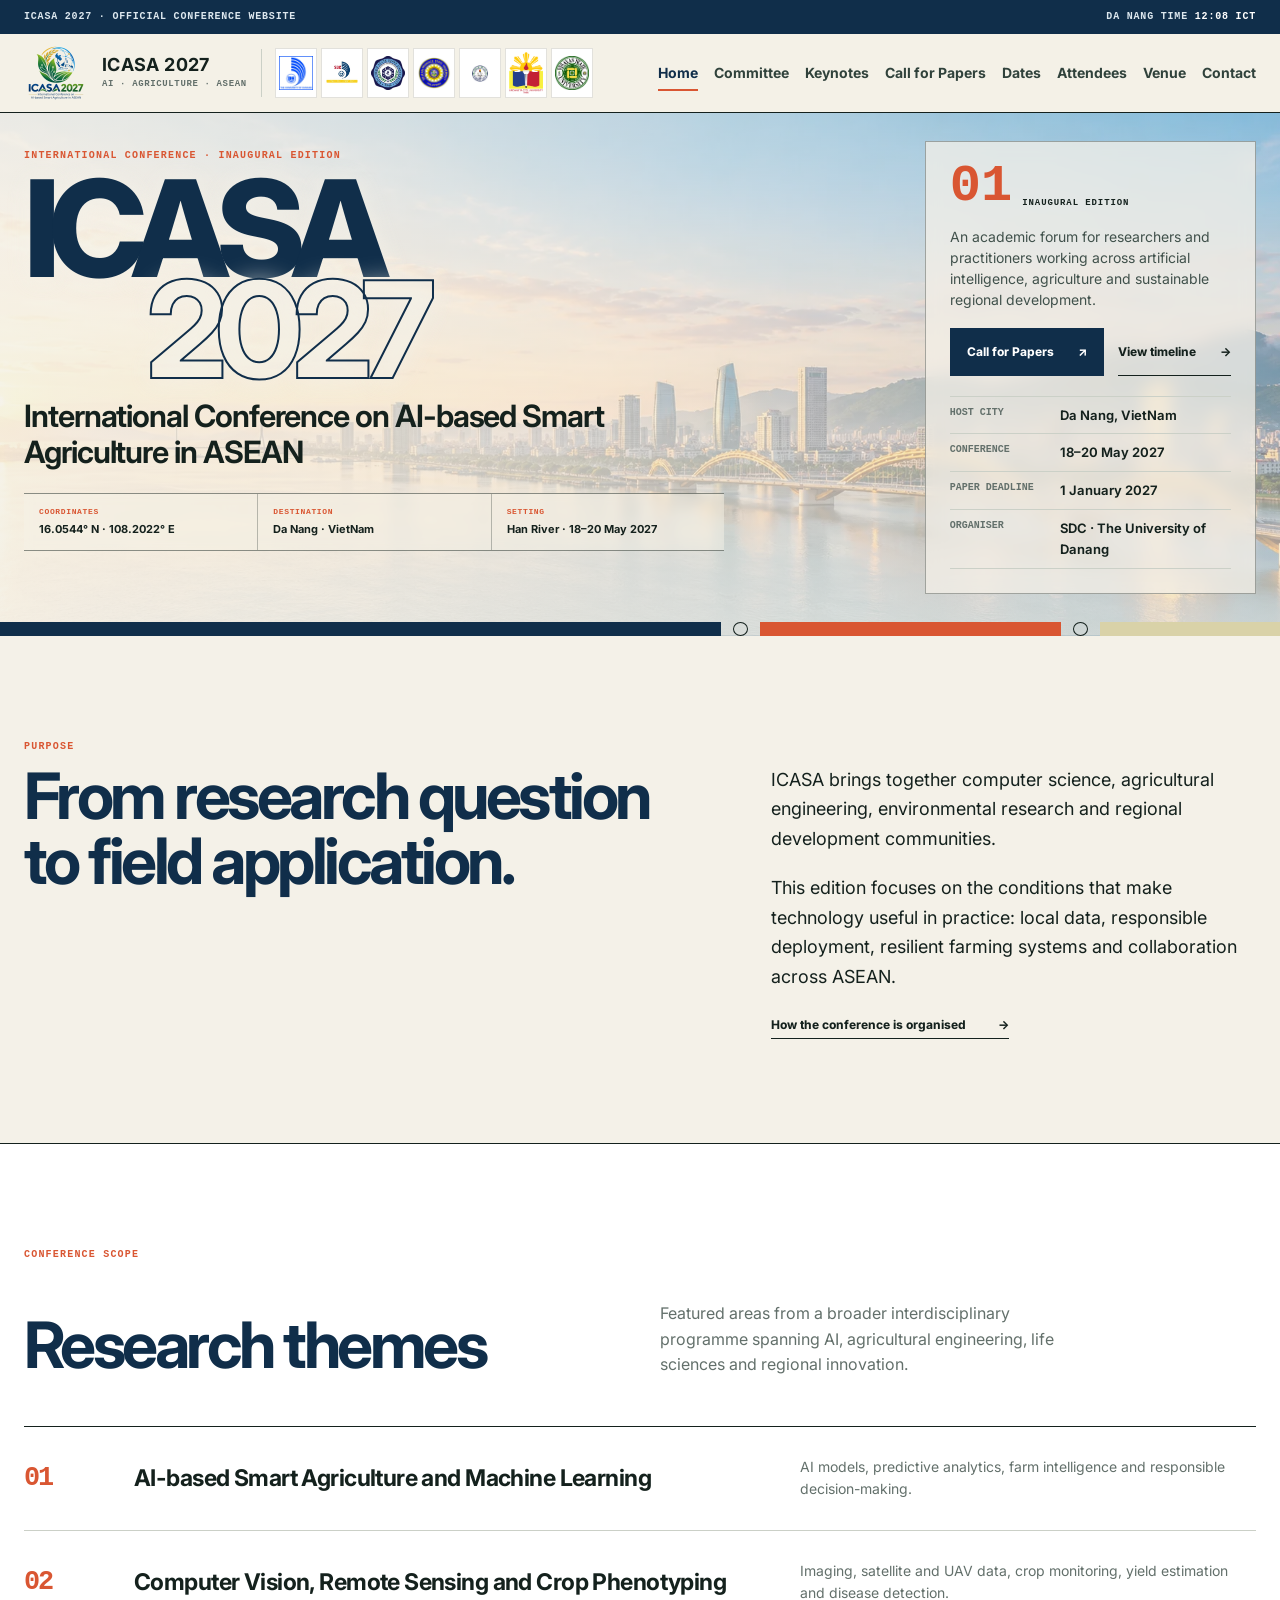
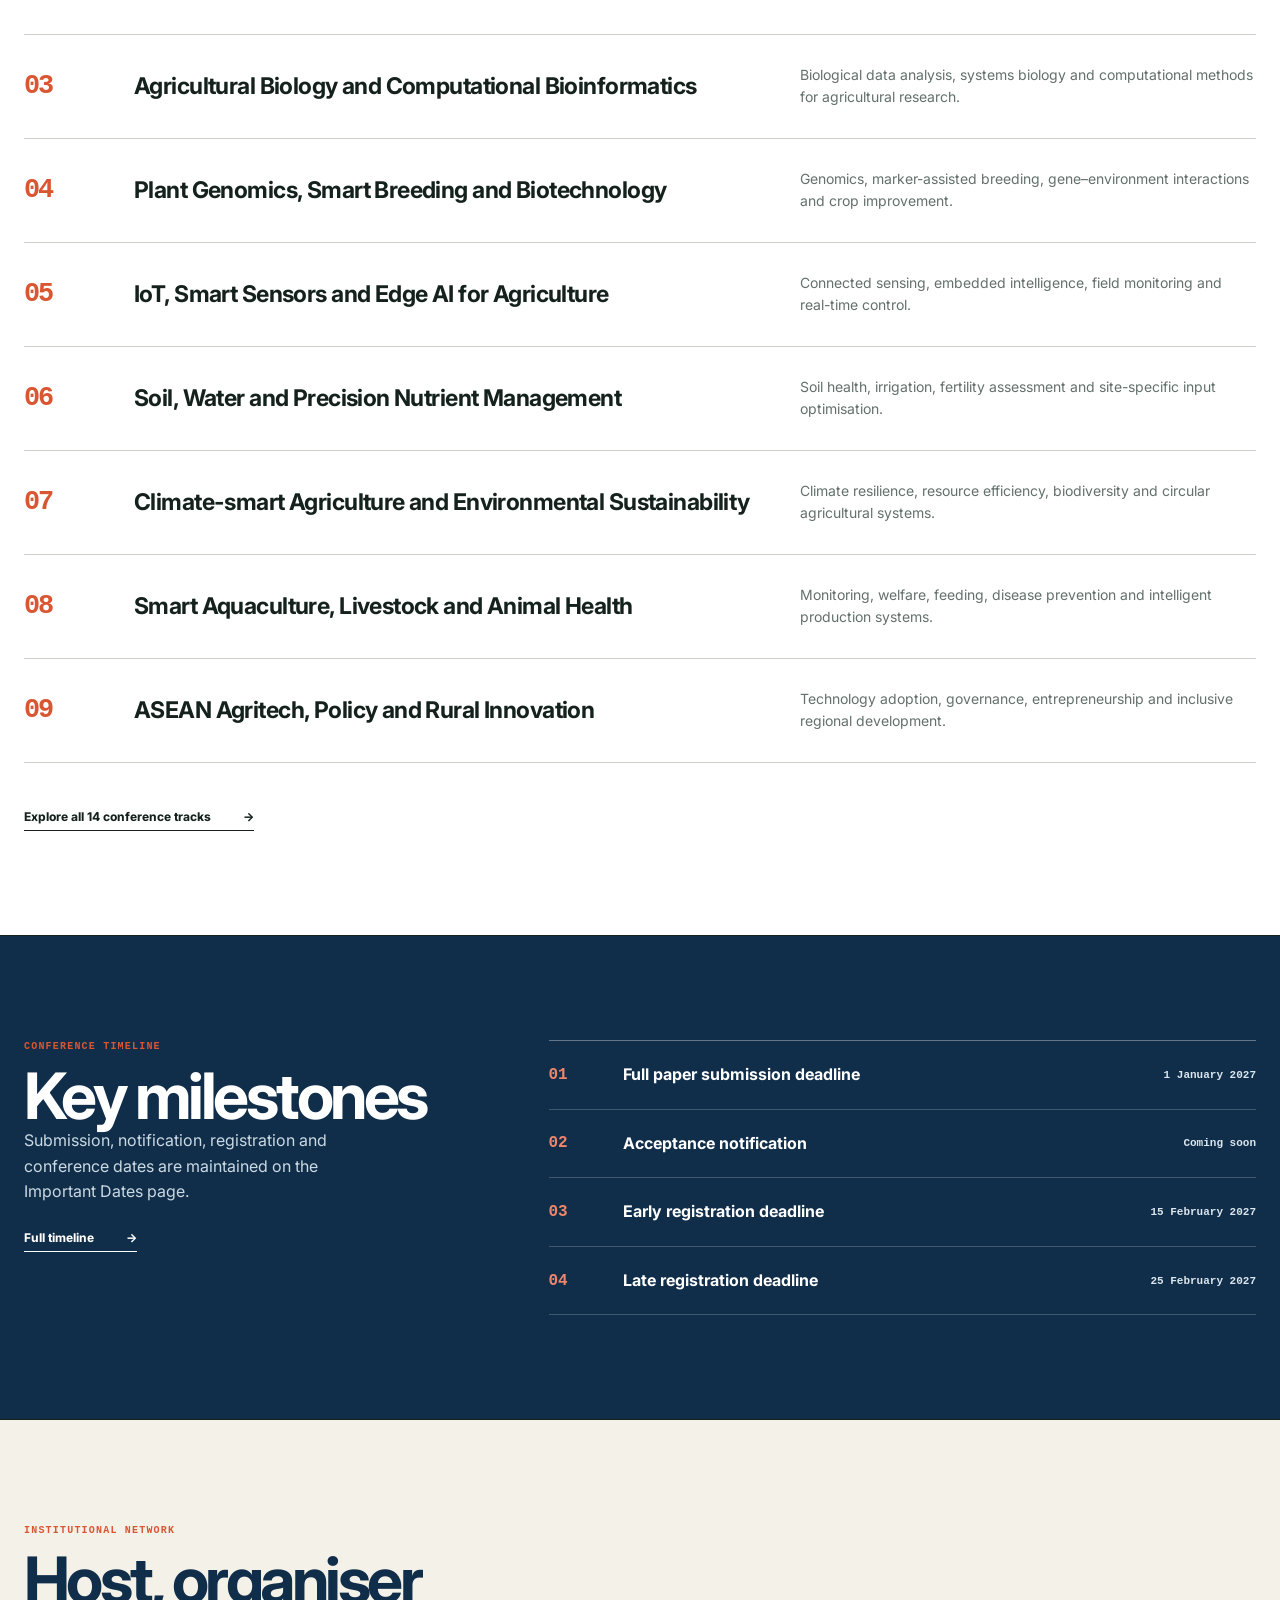
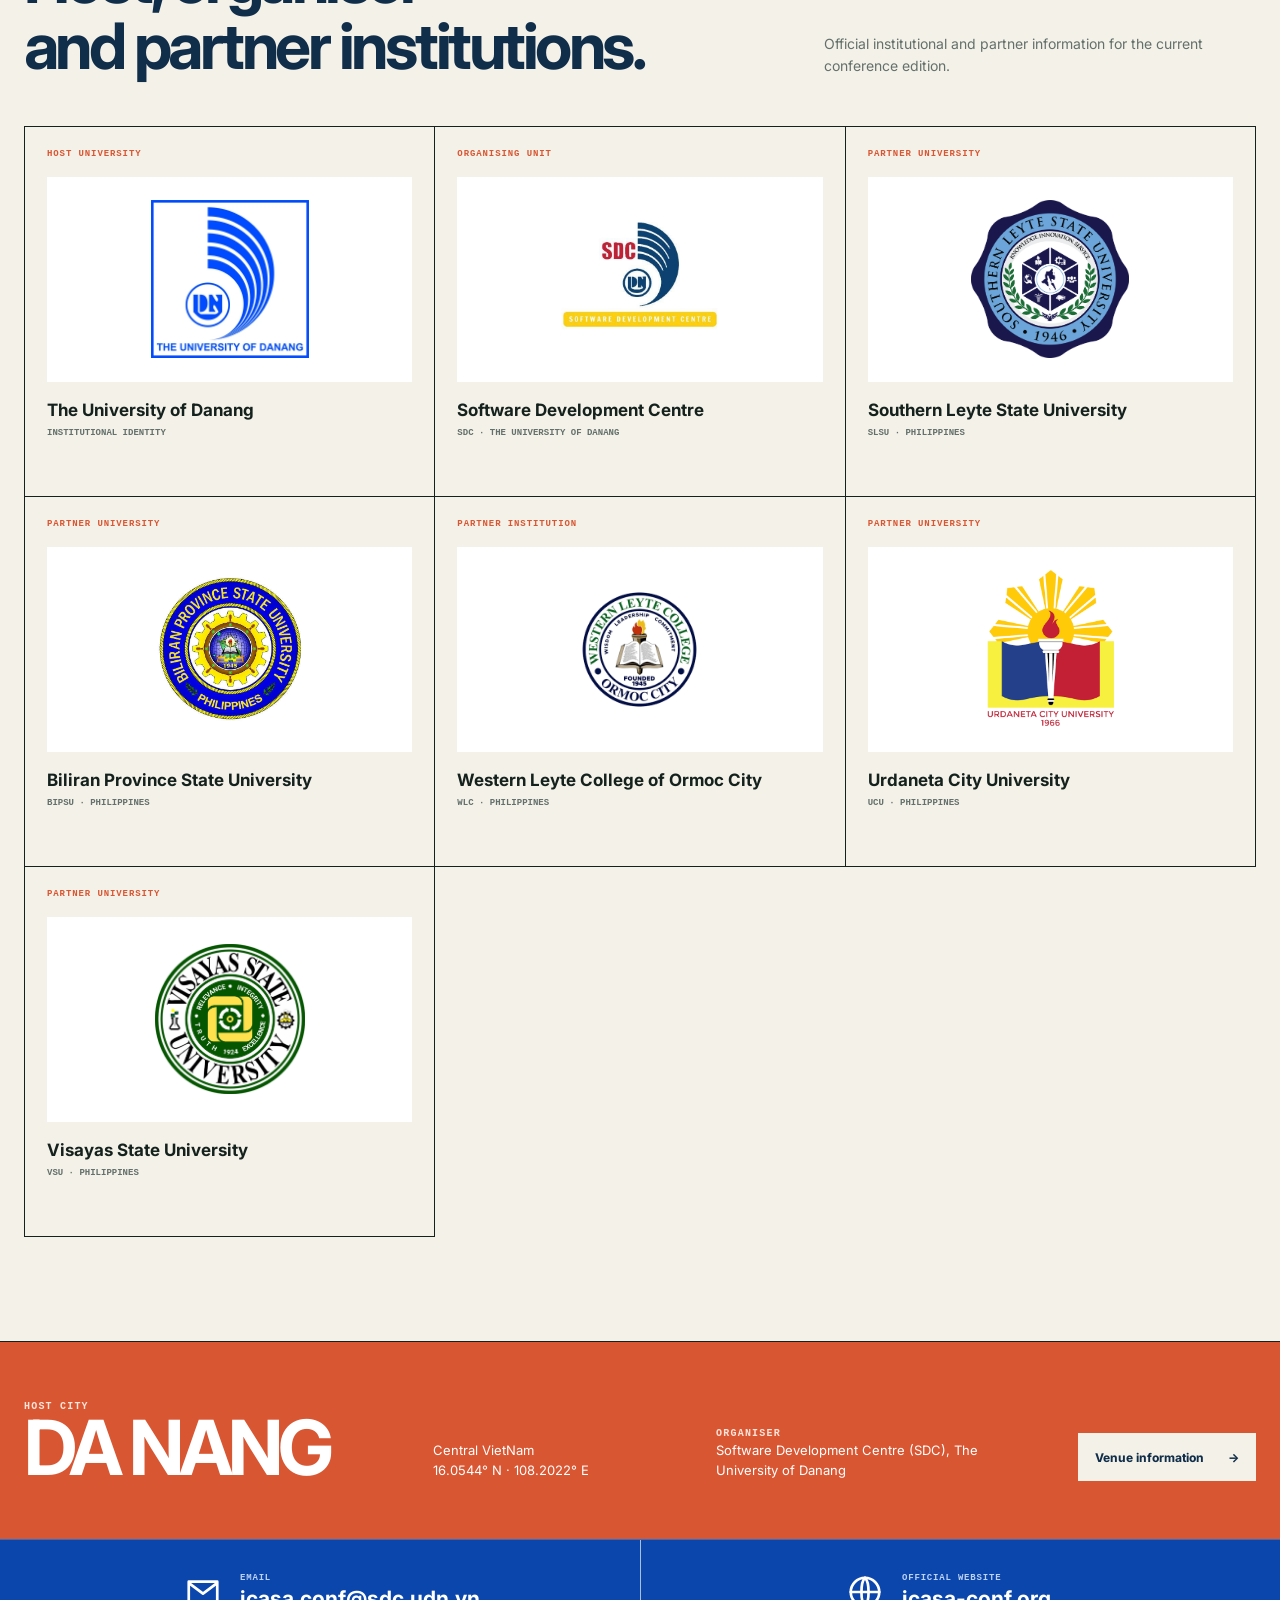
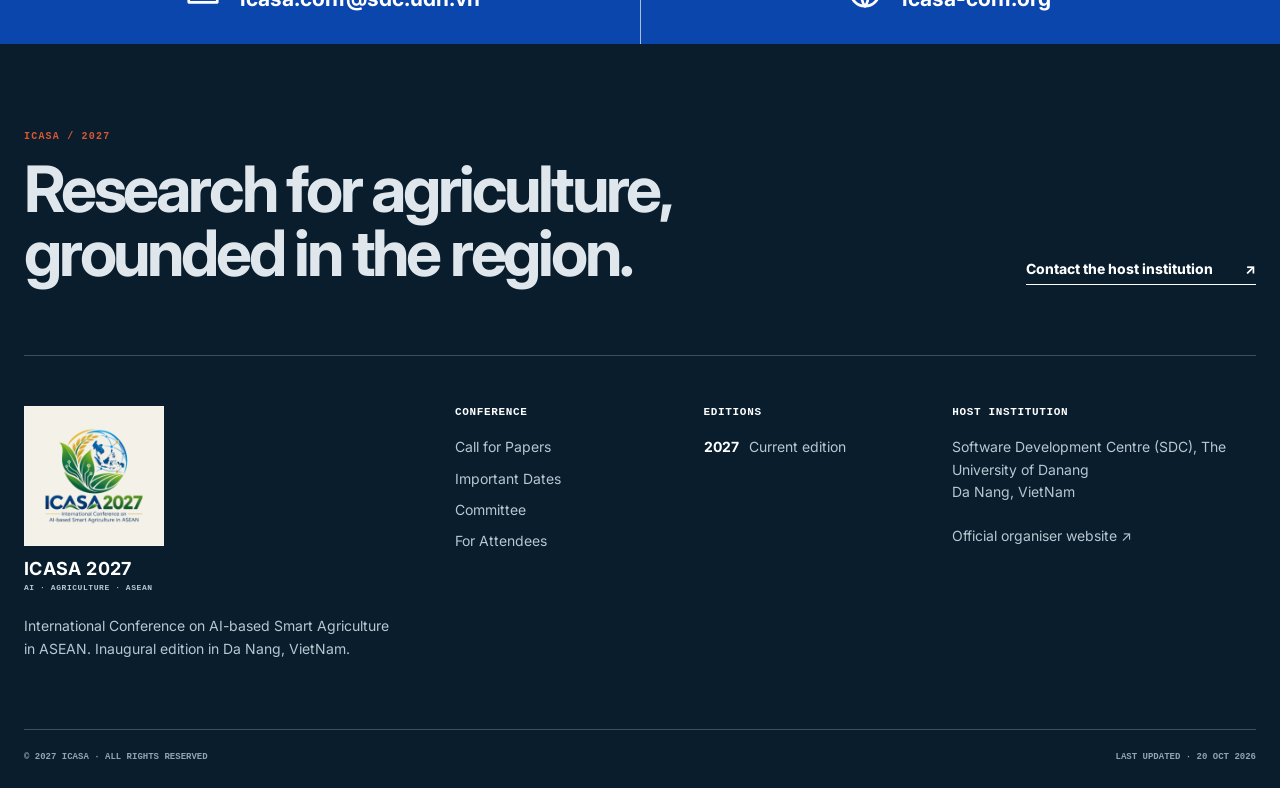
<file: index.html>
<!doctype html>
<html lang="en"><head>
<meta charset="utf-8"><meta name="viewport" content="width=device-width,initial-scale=1">
<meta name="theme-color" content="#102e4a">
<meta name="description" content="ICASA 2027 — International Conference on AI-based Smart Agriculture in ASEAN. Hosted by Software Development Centre (SDC), The University of Danang.">
<title>The 1st International Conference | ICASA 2027</title>
<meta property="og:type" content="website">
<meta property="og:site_name" content="ICASA 2027">
<meta property="og:locale" content="en_US">
<meta property="og:title" content="The 1st International Conference | ICASA 2027">
<meta property="og:description" content="ICASA 2027 — International Conference on AI-based Smart Agriculture in ASEAN. Hosted by Software Development Centre (SDC), The University of Danang.">
<meta property="og:url" content="https://icasa-conf.org/index.html">
<meta property="og:image" content="https://icasa-conf.org/assets/danang-hero-2027.webp">
<meta property="og:image:width" content="2170">
<meta property="og:image:height" content="725">
<meta property="og:image:alt" content="Da Nang, host city of ICASA 2027">
<meta name="twitter:card" content="summary_large_image">
<meta name="twitter:title" content="The 1st International Conference | ICASA 2027">
<meta name="twitter:description" content="ICASA 2027 — International Conference on AI-based Smart Agriculture in ASEAN. Hosted by Software Development Centre (SDC), The University of Danang.">
<meta name="twitter:image" content="https://icasa-conf.org/assets/danang-hero-2027.webp">
<link rel="icon" type="image/png" sizes="192x192" href="assets/favicon-icasa.png?v=2027-9">
<link rel="apple-touch-icon" href="assets/favicon-icasa.png?v=2027-9">
<link rel="preconnect" href="https://fonts.googleapis.com">
<link rel="preconnect" href="https://fonts.gstatic.com" crossorigin>
<link href="https://fonts.googleapis.com/css2?family=Inter:wght@400;500;600;700;800&amp;display=swap" rel="stylesheet">
<script>document.documentElement.classList.add('js','is-loading');window.__ICASA_LOAD_START=performance.now();setTimeout(function(){document.documentElement.classList.remove('is-loading')},1000);</script>
<link rel="stylesheet" href="assets/style.css?v=2027-29">
<link rel="stylesheet" href="assets/enhancements.css?v=2027-29">
<style>
.hero{background-image:linear-gradient(90deg,rgb(244 241 232 / .82) 0%,rgb(244 241 232 / .68) 42%,rgb(244 241 232 / .38) 100%),linear-gradient(0deg,rgb(244 241 232 / .66) 0%,transparent 48%),url("assets/danang-hero-2027.webp")}
@media(max-width:580px){.hero{background-image:linear-gradient(90deg,rgb(244 241 232 / .92),rgb(244 241 232 / .67)),linear-gradient(0deg,rgb(244 241 232 / .82),transparent 48%),url("assets/danang-hero-2027.webp")}}
</style>
<script src="assets/site-data.js?v=2027-29" defer></script><script src="assets/main.js?v=2027-29" defer></script>
</head><body data-page="index.html">
<div class="site-loader" role="status" aria-label="Loading ICASA 2027"><div class="loader-emblem" aria-hidden="true"><span class="loader-orbit"></span><span class="loader-logo"><img src="assets/icasa-2027-logo.webp" alt="" width="512" height="512"></span></div><div class="loader-copy"><strong>ICASA 2027</strong><span>AI · Agriculture · ASEAN</span></div><span class="loader-progress" aria-hidden="true"><i></i></span></div>
<a class="skip-link" href="#main-content">Skip to main content</a>
<div class="reading-progress" aria-hidden="true"><span></span></div>
<div class="utility"><div class="container utility-inner"><span>ICASA 2027 · Official conference website</span><span>Da Nang time <strong data-live-time>ICT</strong></span></div></div>
<header class="site-header" data-header><div class="container nav-container"><a class="brand" href="index.html" aria-label="ICASA 2027 home">
      <span class="conference-logo" aria-hidden="true"><img src="assets/icasa-2027-logo.webp" alt="" width="512" height="512"></span>
      <span class="brand-copy"><strong>ICASA 2027</strong><small>AI · Agriculture · ASEAN</small></span>
      <span class="brand-partners" aria-hidden="true"><img src="assets/udn-logo.webp" alt="" width="640" height="640"><img src="assets/sdc-logo.jpg" alt="" width="500" height="500"><img src="assets/Southern_Leyte_State_University.png" alt="" width="3349" height="3352"><img src="assets/BiPSU.jpg" alt="" width="564" height="543"><img src="assets/logo Western Leyte College of Ormoc.png" alt="" width="600" height="300"><img src="assets/urdaneta city university.png" alt="" width="400" height="500"><img src="assets/VSU Logo 2016-67f38a29.png" alt="" width="2444" height="2444"></span>
    </a>
<button class="nav-toggle" aria-expanded="false" aria-label="Open navigation" aria-controls="primary-nav" data-menu-toggle><span class="hamburger" aria-hidden="true"><i></i><i></i><i></i></span></button>
<nav class="site-nav" id="primary-nav" aria-label="Main navigation" data-site-nav><a href="index.html" class="active" aria-current="page">Home</a><a href="committee.html" class="" >Committee</a><a href="keynote-speakers.html" class="" >Keynotes</a><a href="call-for-papers.html" class="" >Call for Papers</a><a href="important-dates.html" class="" >Dates</a><a href="registration.html" class="" >Attendees</a><a href="venue.html" class="" >Venue</a><a href="contact.html" class="" >Contact</a></nav></div></header>
<main id="main-content">
<section class="hero"><div class="container hero-grid">
  <div class="hero-main" data-reveal><span class="section-label">International conference · Inaugural edition</span><h1><span>ICASA</span><strong>2027</strong></h1><p class="conference-name">International Conference on AI-based Smart Agriculture in ASEAN</p><div class="hero-location" aria-label="Conference location"><span><small>Coordinates</small><strong>16.0544° N · 108.2022° E</strong></span><span><small>Destination</small><strong>Da Nang · VietNam</strong></span><span><small>Setting</small><strong>Han River · 18–20 May 2027</strong></span></div></div>
  <div class="hero-side" data-reveal><div class="edition-code" aria-hidden="true"><span>01</span><small>Inaugural edition</small></div><p>An academic forum for researchers and practitioners working across artificial intelligence, agriculture and sustainable regional development.</p><div class="actions"><a class="btn primary" href="call-for-papers.html">Call for Papers <span>↗</span></a><a class="btn text" href="important-dates.html">View timeline <span>→</span></a></div><dl class="event-facts"><div><dt>Host city</dt><dd>Da Nang, VietNam</dd></div><div><dt>Conference</dt><dd>18–20 May 2027</dd></div><div><dt>Paper deadline</dt><dd>1 January 2027</dd></div><div><dt>Organiser</dt><dd>SDC · The University of Danang</dd></div></dl></div>
</div><div class="hero-rule" aria-hidden="true"><span></span><i></i><span></span><i></i><span></span></div></section>
<section class="section" data-reveal><div class="container editorial-grid"><div><span class="section-label">Purpose</span><h2>From research question<br>to field application.</h2></div><div class="prose-large"><p>ICASA brings together computer science, agricultural engineering, environmental research and regional development communities.</p><p>This edition focuses on the conditions that make technology useful in practice: local data, responsible deployment, resilient farming systems and collaboration across ASEAN.</p><a class="text-link" href="committee.html">How the conference is organised <span>→</span></a></div></div></section>
<section class="section themes"><div class="container"><div class="section-heading" data-reveal><span class="section-label">Conference scope</span><h2>Research themes</h2><p>Featured areas from a broader interdisciplinary programme spanning AI, agricultural engineering, life sciences and regional innovation.</p></div><ol class="theme-list"><li data-reveal><span>01</span><h3>AI-based Smart Agriculture and Machine Learning</h3><p>AI models, predictive analytics, farm intelligence and responsible decision-making.</p></li><li data-reveal><span>02</span><h3>Computer Vision, Remote Sensing and Crop Phenotyping</h3><p>Imaging, satellite and UAV data, crop monitoring, yield estimation and disease detection.</p></li><li data-reveal><span>03</span><h3>Agricultural Biology and Computational Bioinformatics</h3><p>Biological data analysis, systems biology and computational methods for agricultural research.</p></li><li data-reveal><span>04</span><h3>Plant Genomics, Smart Breeding and Biotechnology</h3><p>Genomics, marker-assisted breeding, gene–environment interactions and crop improvement.</p></li><li data-reveal><span>05</span><h3>IoT, Smart Sensors and Edge AI for Agriculture</h3><p>Connected sensing, embedded intelligence, field monitoring and real-time control.</p></li><li data-reveal><span>06</span><h3>Soil, Water and Precision Nutrient Management</h3><p>Soil health, irrigation, fertility assessment and site-specific input optimisation.</p></li><li data-reveal><span>07</span><h3>Climate-smart Agriculture and Environmental Sustainability</h3><p>Climate resilience, resource efficiency, biodiversity and circular agricultural systems.</p></li><li data-reveal><span>08</span><h3>Smart Aquaculture, Livestock and Animal Health</h3><p>Monitoring, welfare, feeding, disease prevention and intelligent production systems.</p></li><li data-reveal><span>09</span><h3>ASEAN Agritech, Policy and Rural Innovation</h3><p>Technology adoption, governance, entrepreneurship and inclusive regional development.</p></li></ol><a class="text-link" href="call-for-papers.html">Explore all 14 conference tracks <span>→</span></a></div></section>
<section class="section deadlines"><div class="container deadline-grid"><div data-reveal><span class="section-label">Conference timeline</span><h2>Key milestones</h2><p>Submission, notification, registration and conference dates are maintained on the Important Dates page.</p><a class="text-link light" href="important-dates.html">Full timeline <span>→</span></a></div><div class="deadline-list" data-deadlines data-limit="4"><noscript>Enable JavaScript to view the conference timeline.</noscript></div></div></section>

<section class="identity-section" id="institutional-network"><div class="container"><div class="identity-heading" data-reveal><div><span class="section-label">Institutional network</span><h2>Host, organiser<br>and partner institutions.</h2></div><p>Official institutional and partner information for the current conference edition.</p></div><div class="identity-grid">
  <a class="identity-card" href="https://www.udn.vn/" target="_blank" rel="noopener noreferrer" data-reveal><span class="identity-kicker">Host university</span><span class="identity-logo udn"><img src="assets/udn-logo.webp" alt="The University of Danang logo" width="640" height="640"></span><strong>The University of Danang</strong><small>Institutional identity</small></a>
  <a class="identity-card" href="https://sdc.udn.vn/" target="_blank" rel="noopener noreferrer" data-reveal><span class="identity-kicker">Organising unit</span><span class="identity-logo sdc"><img src="assets/sdc-logo.jpg" alt="Software Development Centre logo" width="500" height="500"></span><strong>Software Development Centre</strong><small>SDC · The University of Danang</small></a>
  <a class="identity-card" href="https://www.southernleytestateu.edu.ph/index.php/en/" target="_blank" rel="noopener noreferrer" data-reveal><span class="identity-kicker">Partner university</span><span class="identity-logo slsu"><img src="assets/Southern_Leyte_State_University.png" alt="Southern Leyte State University logo" width="3349" height="3352"></span><strong>Southern Leyte State University</strong><small>SLSU · Philippines</small></a>
  <a class="identity-card" href="https://bipsu.edu.ph/" target="_blank" rel="noopener noreferrer" data-reveal><span class="identity-kicker">Partner university</span><span class="identity-logo bipsu"><img src="assets/BiPSU.jpg" alt="Biliran Province State University logo" width="564" height="543"></span><strong>Biliran Province State University</strong><small>BiPSU · Philippines</small></a>
  <a class="identity-card" href="https://wlcormoc.edu.ph/" target="_blank" rel="noopener noreferrer" data-reveal><span class="identity-kicker">Partner institution</span><span class="identity-logo wlc"><img src="assets/logo Western Leyte College of Ormoc.png" alt="Western Leyte College of Ormoc City logo" width="600" height="300"></span><strong>Western Leyte College of Ormoc City</strong><small>WLC · Philippines</small></a>
  <a class="identity-card" href="https://ucu.edu.ph/" target="_blank" rel="noopener noreferrer" data-reveal><span class="identity-kicker">Partner university</span><span class="identity-logo ucu"><img src="assets/urdaneta city university.png" alt="Urdaneta City University logo" width="400" height="500"></span><strong>Urdaneta City University</strong><small>UCU · Philippines</small></a>
  <a class="identity-card" href="https://www.vsu.edu.ph/" target="_blank" rel="noopener noreferrer" data-reveal><span class="identity-kicker">Partner university</span><span class="identity-logo vsu"><img src="assets/VSU Logo 2016-67f38a29.png" alt="Visayas State University logo" width="2444" height="2444"></span><strong>Visayas State University</strong><small>VSU · Philippines</small></a>
</div></div></section>
<section class="sponsors-section" data-sponsors-section hidden><div class="container"><div class="sponsors-heading"><div><span class="section-label">Conference support</span><h2>Sponsors</h2></div><p>Confirmed sponsors and supporters will appear here after agreement and logo-use approval.</p></div><div class="sponsor-rail" data-sponsors></div></div></section>
<section class="host-band"><div class="container host-grid" data-reveal><div><span class="section-label">Host city</span><strong>DA NANG</strong></div><p>Central VietNam<br>16.0544° N · 108.2022° E</p><div><span class="section-label">Organiser</span><p>Software Development Centre (SDC), The University of Danang</p></div><a class="btn inverse" href="venue.html">Venue information <span>→</span></a></div></section></main>
<section class="contact-strip" aria-label="Official conference contact channels"><div class="container contact-strip-grid">
      <a href="mailto:icasa.conf@sdc.udn.vn"><svg viewBox="0 0 24 24" aria-hidden="true"><path d="M3 5.5h18v13H3zM4 7l8 6 8-6"/></svg><span><small>Email</small><strong>icasa.conf@sdc.udn.vn</strong></span></a>
      <a href="https://icasa-conf.org" target="_blank" rel="noopener noreferrer"><svg viewBox="0 0 24 24" aria-hidden="true"><circle cx="12" cy="12" r="9"/><path d="M3 12h18M12 3c3 3 3 15 0 18M12 3c-3 3-3 15 0 18"/></svg><span><small>Official website</small><strong>icasa-conf.org</strong></span></a>
    </div></section>
<footer class="footer"><div class="container"><div class="footer-lead"><div><span class="section-label">ICASA / 2027</span><h2>Research for agriculture,<br>grounded in the region.</h2></div><a class="text-link light" href="contact.html">Contact the host institution <span>↗</span></a></div><div class="footer-grid"><div><a class="brand" href="index.html" aria-label="ICASA 2027 home">
      <span class="conference-logo" aria-hidden="true"><img src="assets/icasa-2027-logo.webp" alt="" width="512" height="512"></span>
      <span class="brand-copy"><strong>ICASA 2027</strong><small>AI · Agriculture · ASEAN</small></span>
      <span class="brand-partners" aria-hidden="true"><img src="assets/udn-logo.webp" alt="" width="640" height="640"><img src="assets/sdc-logo.jpg" alt="" width="500" height="500"><img src="assets/Southern_Leyte_State_University.png" alt="" width="3349" height="3352"><img src="assets/BiPSU.jpg" alt="" width="564" height="543"><img src="assets/logo Western Leyte College of Ormoc.png" alt="" width="600" height="300"><img src="assets/urdaneta city university.png" alt="" width="400" height="500"><img src="assets/VSU Logo 2016-67f38a29.png" alt="" width="2444" height="2444"></span>
    </a><p>International Conference on AI-based Smart Agriculture in ASEAN. Inaugural edition in Da Nang, VietNam.</p></div><div><h3>Conference</h3><div class="footer-links"><a href="call-for-papers.html">Call for Papers</a><a href="important-dates.html">Important Dates</a><a href="committee.html">Committee</a><a href="registration.html">For Attendees</a></div></div><div><h3>Editions</h3><div class="footer-links edition-links"><span><strong>2027</strong> Current edition</span></div></div><div><h3>Host institution</h3><p>Software Development Centre (SDC), The University of Danang<br>Da Nang, VietNam</p><a href="https://sdc.udn.vn/" target="_blank" rel="noopener noreferrer">Official organiser website ↗</a></div></div><div class="copyright"><span>© 2027 ICASA · All rights reserved</span><span>Last updated · 20 Oct 2026</span></div></div></footer>
<button class="to-top" type="button" aria-label="Back to top" data-to-top>↑</button>
</body></html>
</file>
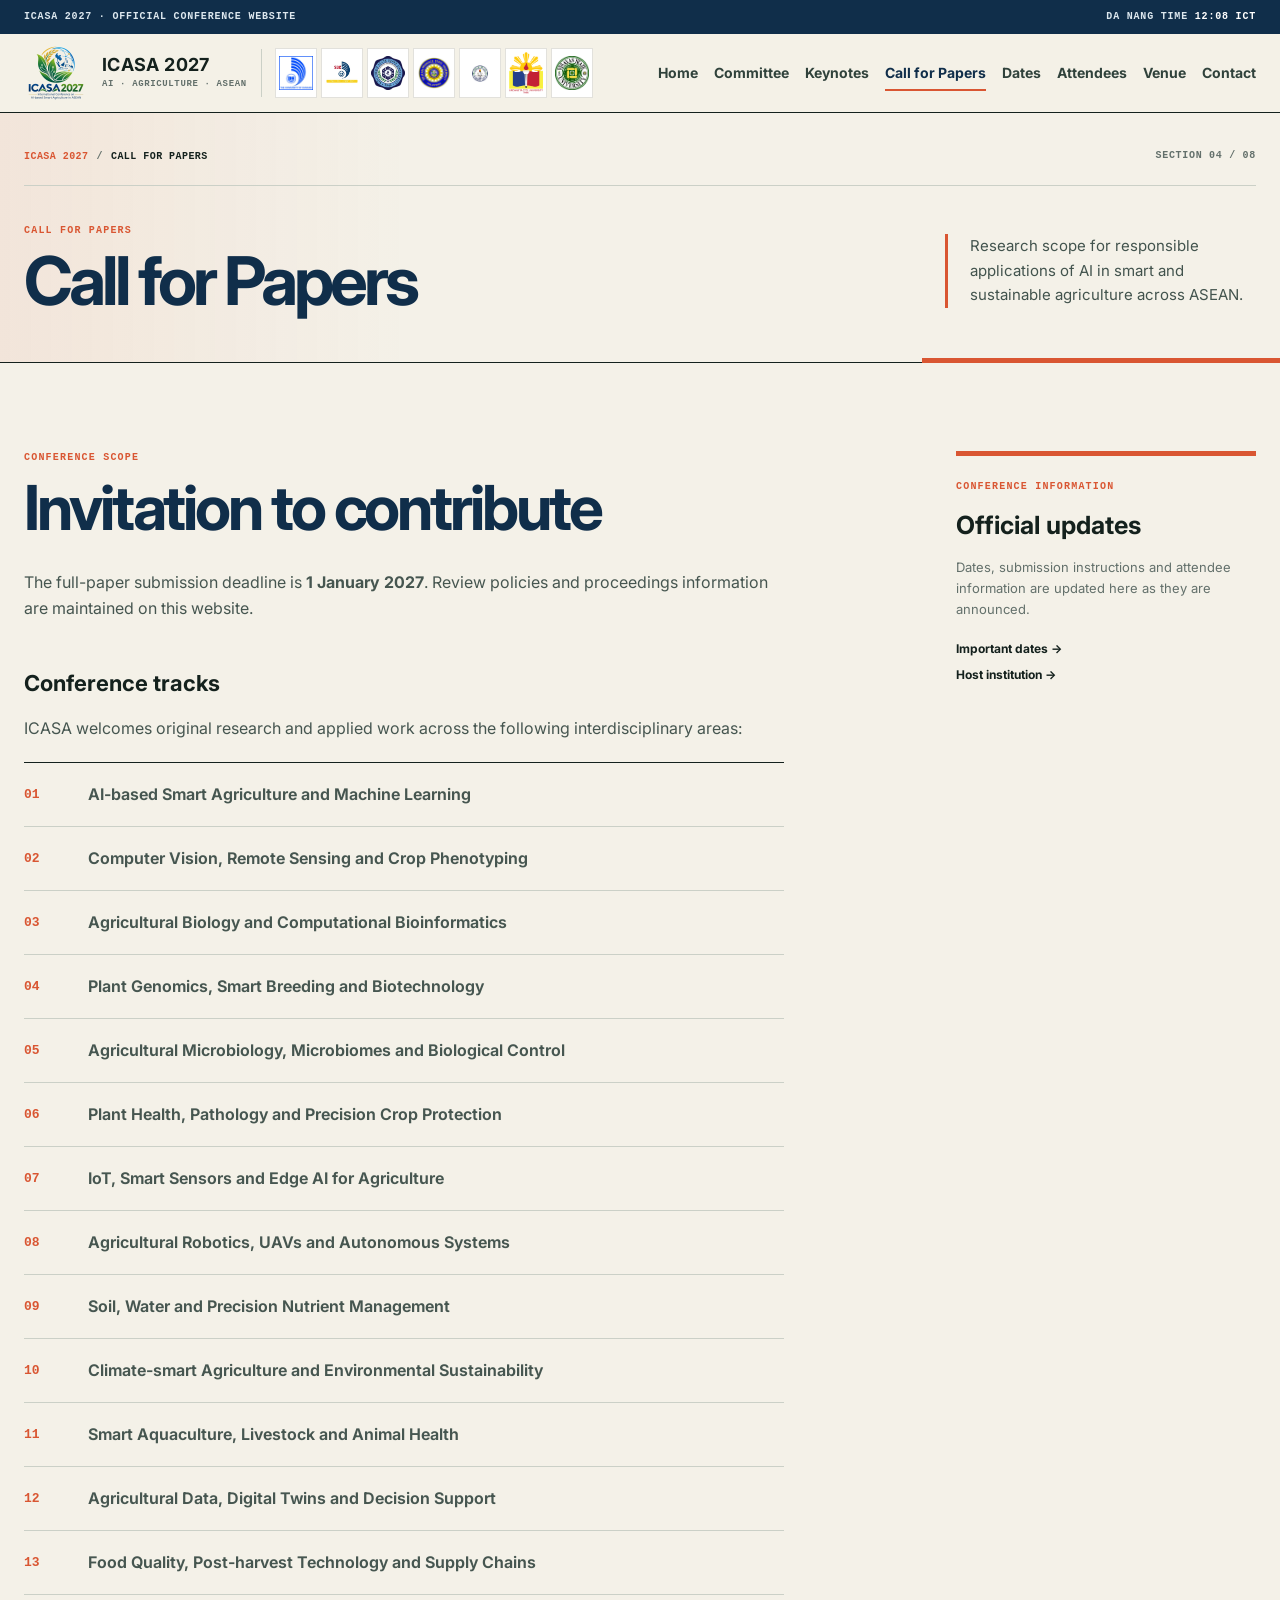
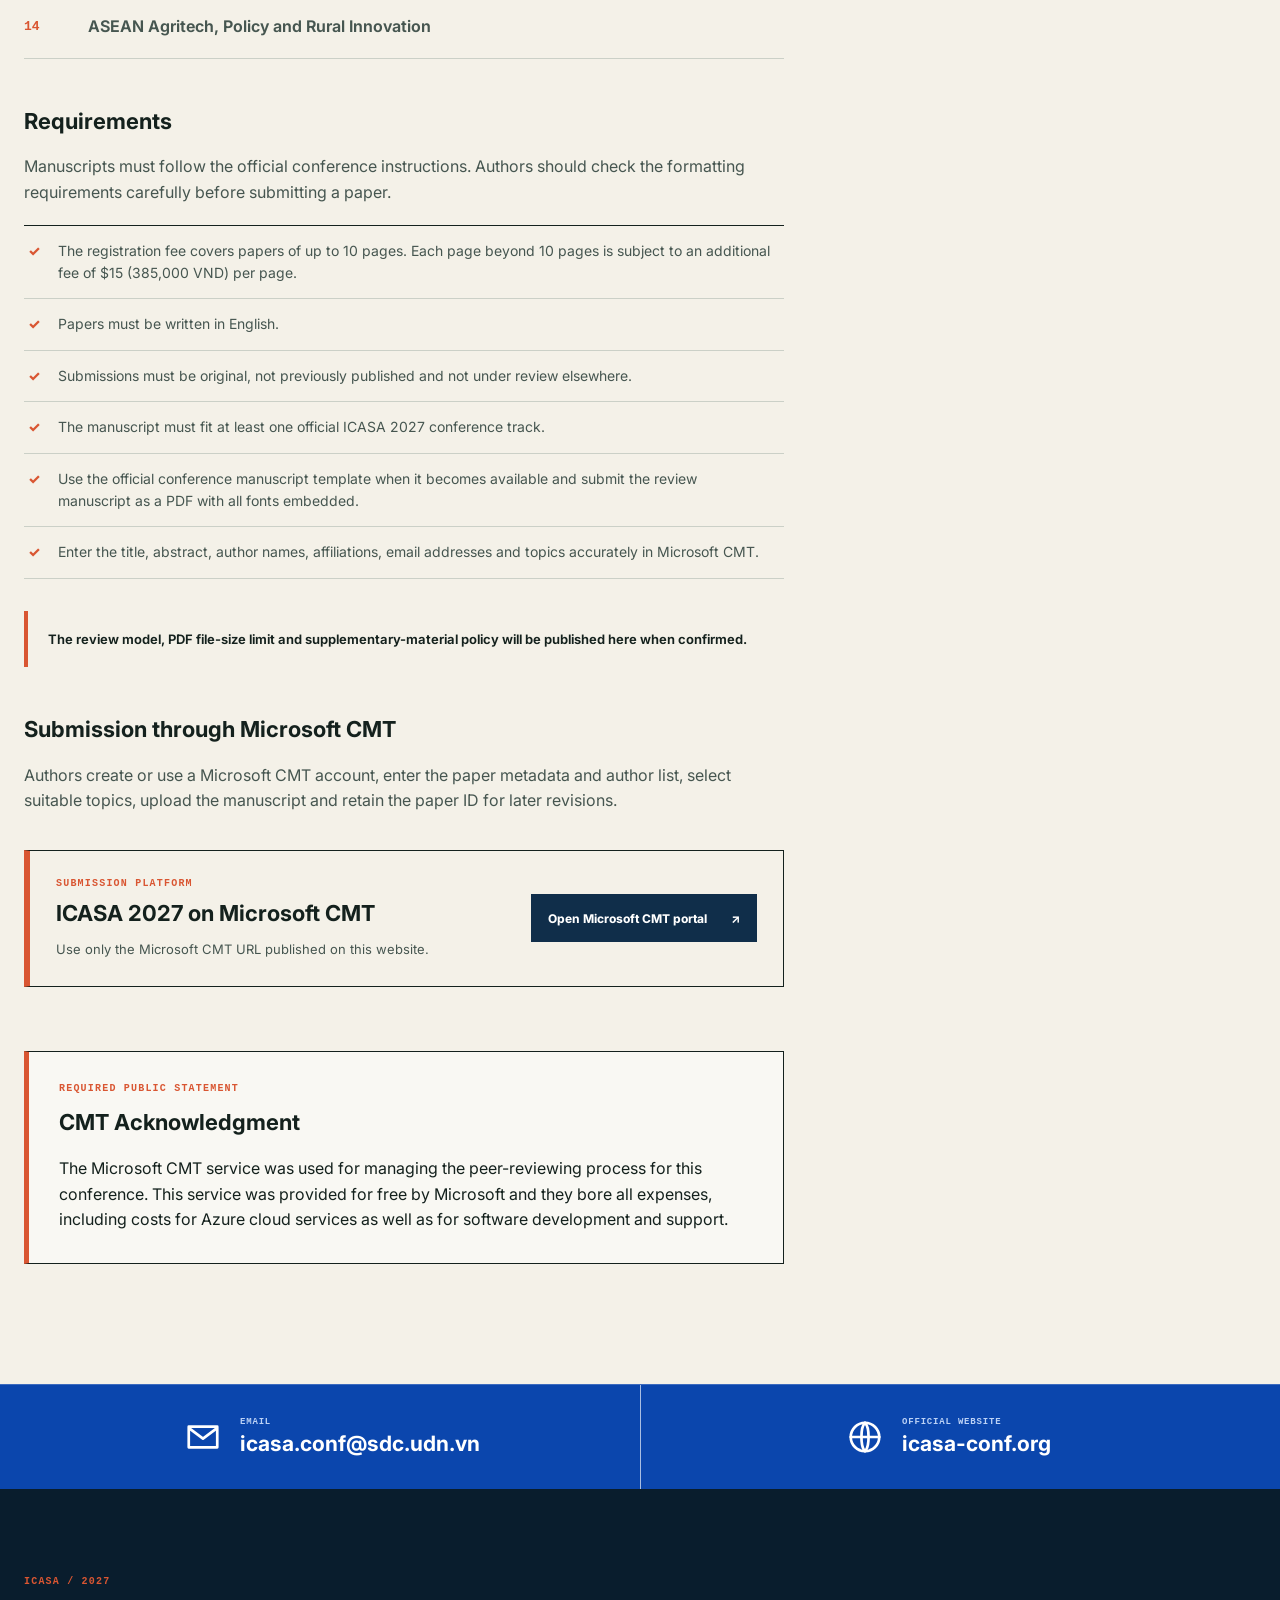
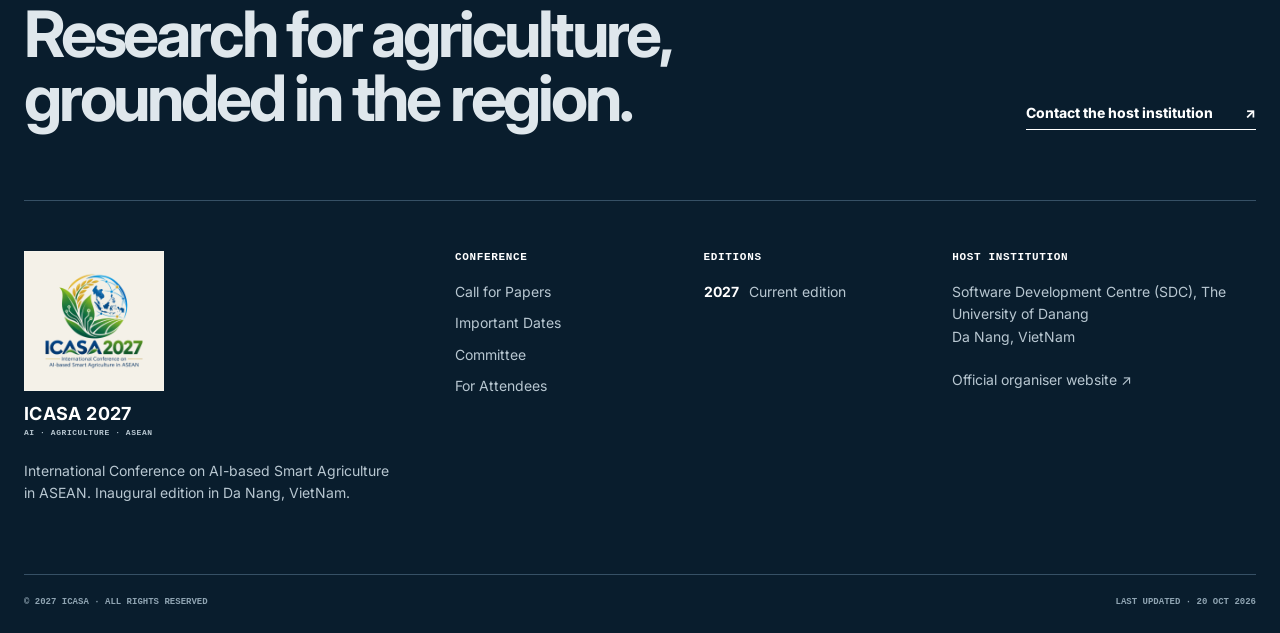
<file: call-for-papers.html>
<!doctype html>
<html lang="en"><head>
<meta charset="utf-8"><meta name="viewport" content="width=device-width,initial-scale=1">
<meta name="theme-color" content="#102e4a">
<meta name="description" content="Research scope and submission information for International Conference on AI-based Smart Agriculture in ASEAN.">
<title>Call for Papers | ICASA 2027</title>
<meta property="og:type" content="website">
<meta property="og:site_name" content="ICASA 2027">
<meta property="og:locale" content="en_US">
<meta property="og:title" content="Call for Papers | ICASA 2027">
<meta property="og:description" content="Research scope and submission information for International Conference on AI-based Smart Agriculture in ASEAN.">
<meta property="og:url" content="https://icasa-conf.org/call-for-papers.html">
<meta property="og:image" content="https://icasa-conf.org/assets/danang-hero-2027.webp">
<meta property="og:image:width" content="2170">
<meta property="og:image:height" content="725">
<meta property="og:image:alt" content="Da Nang, host city of ICASA 2027">
<meta name="twitter:card" content="summary_large_image">
<meta name="twitter:title" content="Call for Papers | ICASA 2027">
<meta name="twitter:description" content="Research scope and submission information for International Conference on AI-based Smart Agriculture in ASEAN.">
<meta name="twitter:image" content="https://icasa-conf.org/assets/danang-hero-2027.webp">
<link rel="icon" type="image/png" sizes="192x192" href="assets/favicon-icasa.png?v=2027-9">
<link rel="apple-touch-icon" href="assets/favicon-icasa.png?v=2027-9">
<link rel="preconnect" href="https://fonts.googleapis.com">
<link rel="preconnect" href="https://fonts.gstatic.com" crossorigin>
<link href="https://fonts.googleapis.com/css2?family=Inter:wght@400;500;600;700;800&amp;display=swap" rel="stylesheet">
<script>document.documentElement.classList.add('js','is-loading');window.__ICASA_LOAD_START=performance.now();setTimeout(function(){document.documentElement.classList.remove('is-loading')},1000);</script>
<link rel="stylesheet" href="assets/style.css?v=2027-29">
<link rel="stylesheet" href="assets/enhancements.css?v=2027-29">
<style>
.hero{background-image:linear-gradient(90deg,rgb(244 241 232 / .82) 0%,rgb(244 241 232 / .68) 42%,rgb(244 241 232 / .38) 100%),linear-gradient(0deg,rgb(244 241 232 / .66) 0%,transparent 48%),url("assets/danang-hero-2027.webp")}
@media(max-width:580px){.hero{background-image:linear-gradient(90deg,rgb(244 241 232 / .92),rgb(244 241 232 / .67)),linear-gradient(0deg,rgb(244 241 232 / .82),transparent 48%),url("assets/danang-hero-2027.webp")}}
</style>
<script src="assets/site-data.js?v=2027-29" defer></script><script src="assets/main.js?v=2027-29" defer></script>
</head><body data-page="call-for-papers.html">
<div class="site-loader" role="status" aria-label="Loading ICASA 2027"><div class="loader-emblem" aria-hidden="true"><span class="loader-orbit"></span><span class="loader-logo"><img src="assets/icasa-2027-logo.webp" alt="" width="512" height="512"></span></div><div class="loader-copy"><strong>ICASA 2027</strong><span>AI · Agriculture · ASEAN</span></div><span class="loader-progress" aria-hidden="true"><i></i></span></div>
<a class="skip-link" href="#main-content">Skip to main content</a>
<div class="reading-progress" aria-hidden="true"><span></span></div>
<div class="utility"><div class="container utility-inner"><span>ICASA 2027 · Official conference website</span><span>Da Nang time <strong data-live-time>ICT</strong></span></div></div>
<header class="site-header" data-header><div class="container nav-container"><a class="brand" href="index.html" aria-label="ICASA 2027 home">
      <span class="conference-logo" aria-hidden="true"><img src="assets/icasa-2027-logo.webp" alt="" width="512" height="512"></span>
      <span class="brand-copy"><strong>ICASA 2027</strong><small>AI · Agriculture · ASEAN</small></span>
      <span class="brand-partners" aria-hidden="true"><img src="assets/udn-logo.webp" alt="" width="640" height="640"><img src="assets/sdc-logo.jpg" alt="" width="500" height="500"><img src="assets/Southern_Leyte_State_University.png" alt="" width="3349" height="3352"><img src="assets/BiPSU.jpg" alt="" width="564" height="543"><img src="assets/logo Western Leyte College of Ormoc.png" alt="" width="600" height="300"><img src="assets/urdaneta city university.png" alt="" width="400" height="500"><img src="assets/VSU Logo 2016-67f38a29.png" alt="" width="2444" height="2444"></span>
    </a>
<button class="nav-toggle" aria-expanded="false" aria-label="Open navigation" aria-controls="primary-nav" data-menu-toggle><span class="hamburger" aria-hidden="true"><i></i><i></i><i></i></span></button>
<nav class="site-nav" id="primary-nav" aria-label="Main navigation" data-site-nav><a href="index.html" class="" >Home</a><a href="committee.html" class="" >Committee</a><a href="keynote-speakers.html" class="" >Keynotes</a><a href="call-for-papers.html" class="active" aria-current="page">Call for Papers</a><a href="important-dates.html" class="" >Dates</a><a href="registration.html" class="" >Attendees</a><a href="venue.html" class="" >Venue</a><a href="contact.html" class="" >Contact</a></nav></div></header>
<main id="main-content"><section class="page-head"><div class="container">
      <div class="page-head-meta"><nav class="breadcrumb" aria-label="Breadcrumb"><a href="index.html">ICASA 2027</a><span aria-hidden="true">/</span><span aria-current="page">Call for Papers</span></nav><span class="page-index" aria-label="Page 4 of 8">Section 04 / 08</span></div>
      <div class="page-title-grid"><div><span class="section-label">Call for Papers</span><h1>Call for Papers</h1></div><p class="intro">Research scope for responsible applications of AI in smart and sustainable agriculture across ASEAN.</p></div>
    </div></section><section class="content"><div class="container inner-grid"><div class="prose" data-reveal><span class="section-label">Conference scope</span><h2>Invitation to contribute</h2><p>The full-paper submission deadline is <strong>1 January 2027</strong>. Review policies and proceedings information are maintained on this website.</p><h3>Conference tracks</h3><p>ICASA welcomes original research and applied work across the following interdisciplinary areas:</p><ol class="numbered-topics"><li>AI-based Smart Agriculture and Machine Learning</li><li>Computer Vision, Remote Sensing and Crop Phenotyping</li><li>Agricultural Biology and Computational Bioinformatics</li><li>Plant Genomics, Smart Breeding and Biotechnology</li><li>Agricultural Microbiology, Microbiomes and Biological Control</li><li>Plant Health, Pathology and Precision Crop Protection</li><li>IoT, Smart Sensors and Edge AI for Agriculture</li><li>Agricultural Robotics, UAVs and Autonomous Systems</li><li>Soil, Water and Precision Nutrient Management</li><li>Climate-smart Agriculture and Environmental Sustainability</li><li>Smart Aquaculture, Livestock and Animal Health</li><li>Agricultural Data, Digital Twins and Decision Support</li><li>Food Quality, Post-harvest Technology and Supply Chains</li><li>ASEAN Agritech, Policy and Rural Innovation</li></ol><h3 id="submission-guidelines">Requirements</h3>
      <p>Manuscripts must follow the official conference instructions. Authors should check the formatting requirements carefully before submitting a paper.</p>
      <ul class="guideline-list">
        <li>The registration fee covers papers of up to 10 pages. Each page beyond 10 pages is subject to an additional fee of $15 (385,000 VND) per page.</li>
        <li>Papers must be written in English.</li>
        <li>Submissions must be original, not previously published and not under review elsewhere.</li>
        <li>The manuscript must fit at least one official ICASA 2027 conference track.</li>
        <li>Use the official conference manuscript template when it becomes available and submit the review manuscript as a PDF with all fonts embedded.</li>
        <li>Enter the title, abstract, author names, affiliations, email addresses and topics accurately in Microsoft CMT.</li>
      </ul>
      <div class="notice-line">The review model, PDF file-size limit and supplementary-material policy will be published here when confirmed.</div><h3>Submission through Microsoft CMT</h3><p>Authors create or use a Microsoft CMT account, enter the paper metadata and author list, select suitable topics, upload the manuscript and retain the paper ID for later revisions.</p><div class="submission-card"><div><span class="section-label">Submission platform</span><h3>ICASA 2027 on Microsoft CMT</h3><p>Use only the Microsoft CMT URL published on this website.</p></div><a class="btn primary" href="https://cmt3.research.microsoft.com/ICASA2027/" target="_blank" rel="noopener noreferrer">Open Microsoft CMT portal <span>↗</span></a></div><section class="cmt-acknowledgment" aria-labelledby="cmt-acknowledgment-heading"><span class="section-label">Required public statement</span><h3 id="cmt-acknowledgment-heading">CMT Acknowledgment</h3><p>The Microsoft CMT service was used for managing the peer-reviewing process for this conference. This service was provided for free by Microsoft and they bore all expenses, including costs for Azure cloud services as well as for software development and support.</p></section></div><aside class="aside-card" data-reveal><span class="section-label">Conference information</span><h3>Official updates</h3><p>Dates, submission instructions and attendee information are updated here as they are announced.</p><div class="aside-links"><a href="important-dates.html">Important dates →</a><a href="contact.html">Host institution →</a></div></aside></div></section></main>
<section class="contact-strip" aria-label="Official conference contact channels"><div class="container contact-strip-grid">
      <a href="mailto:icasa.conf@sdc.udn.vn"><svg viewBox="0 0 24 24" aria-hidden="true"><path d="M3 5.5h18v13H3zM4 7l8 6 8-6"/></svg><span><small>Email</small><strong>icasa.conf@sdc.udn.vn</strong></span></a>
      <a href="https://icasa-conf.org" target="_blank" rel="noopener noreferrer"><svg viewBox="0 0 24 24" aria-hidden="true"><circle cx="12" cy="12" r="9"/><path d="M3 12h18M12 3c3 3 3 15 0 18M12 3c-3 3-3 15 0 18"/></svg><span><small>Official website</small><strong>icasa-conf.org</strong></span></a>
    </div></section>
<footer class="footer"><div class="container"><div class="footer-lead"><div><span class="section-label">ICASA / 2027</span><h2>Research for agriculture,<br>grounded in the region.</h2></div><a class="text-link light" href="contact.html">Contact the host institution <span>↗</span></a></div><div class="footer-grid"><div><a class="brand" href="index.html" aria-label="ICASA 2027 home">
      <span class="conference-logo" aria-hidden="true"><img src="assets/icasa-2027-logo.webp" alt="" width="512" height="512"></span>
      <span class="brand-copy"><strong>ICASA 2027</strong><small>AI · Agriculture · ASEAN</small></span>
      <span class="brand-partners" aria-hidden="true"><img src="assets/udn-logo.webp" alt="" width="640" height="640"><img src="assets/sdc-logo.jpg" alt="" width="500" height="500"><img src="assets/Southern_Leyte_State_University.png" alt="" width="3349" height="3352"><img src="assets/BiPSU.jpg" alt="" width="564" height="543"><img src="assets/logo Western Leyte College of Ormoc.png" alt="" width="600" height="300"><img src="assets/urdaneta city university.png" alt="" width="400" height="500"><img src="assets/VSU Logo 2016-67f38a29.png" alt="" width="2444" height="2444"></span>
    </a><p>International Conference on AI-based Smart Agriculture in ASEAN. Inaugural edition in Da Nang, VietNam.</p></div><div><h3>Conference</h3><div class="footer-links"><a href="call-for-papers.html">Call for Papers</a><a href="important-dates.html">Important Dates</a><a href="committee.html">Committee</a><a href="registration.html">For Attendees</a></div></div><div><h3>Editions</h3><div class="footer-links edition-links"><span><strong>2027</strong> Current edition</span></div></div><div><h3>Host institution</h3><p>Software Development Centre (SDC), The University of Danang<br>Da Nang, VietNam</p><a href="https://sdc.udn.vn/" target="_blank" rel="noopener noreferrer">Official organiser website ↗</a></div></div><div class="copyright"><span>© 2027 ICASA · All rights reserved</span><span>Last updated · 20 Oct 2026</span></div></div></footer>
<button class="to-top" type="button" aria-label="Back to top" data-to-top>↑</button>
</body></html>
</file>
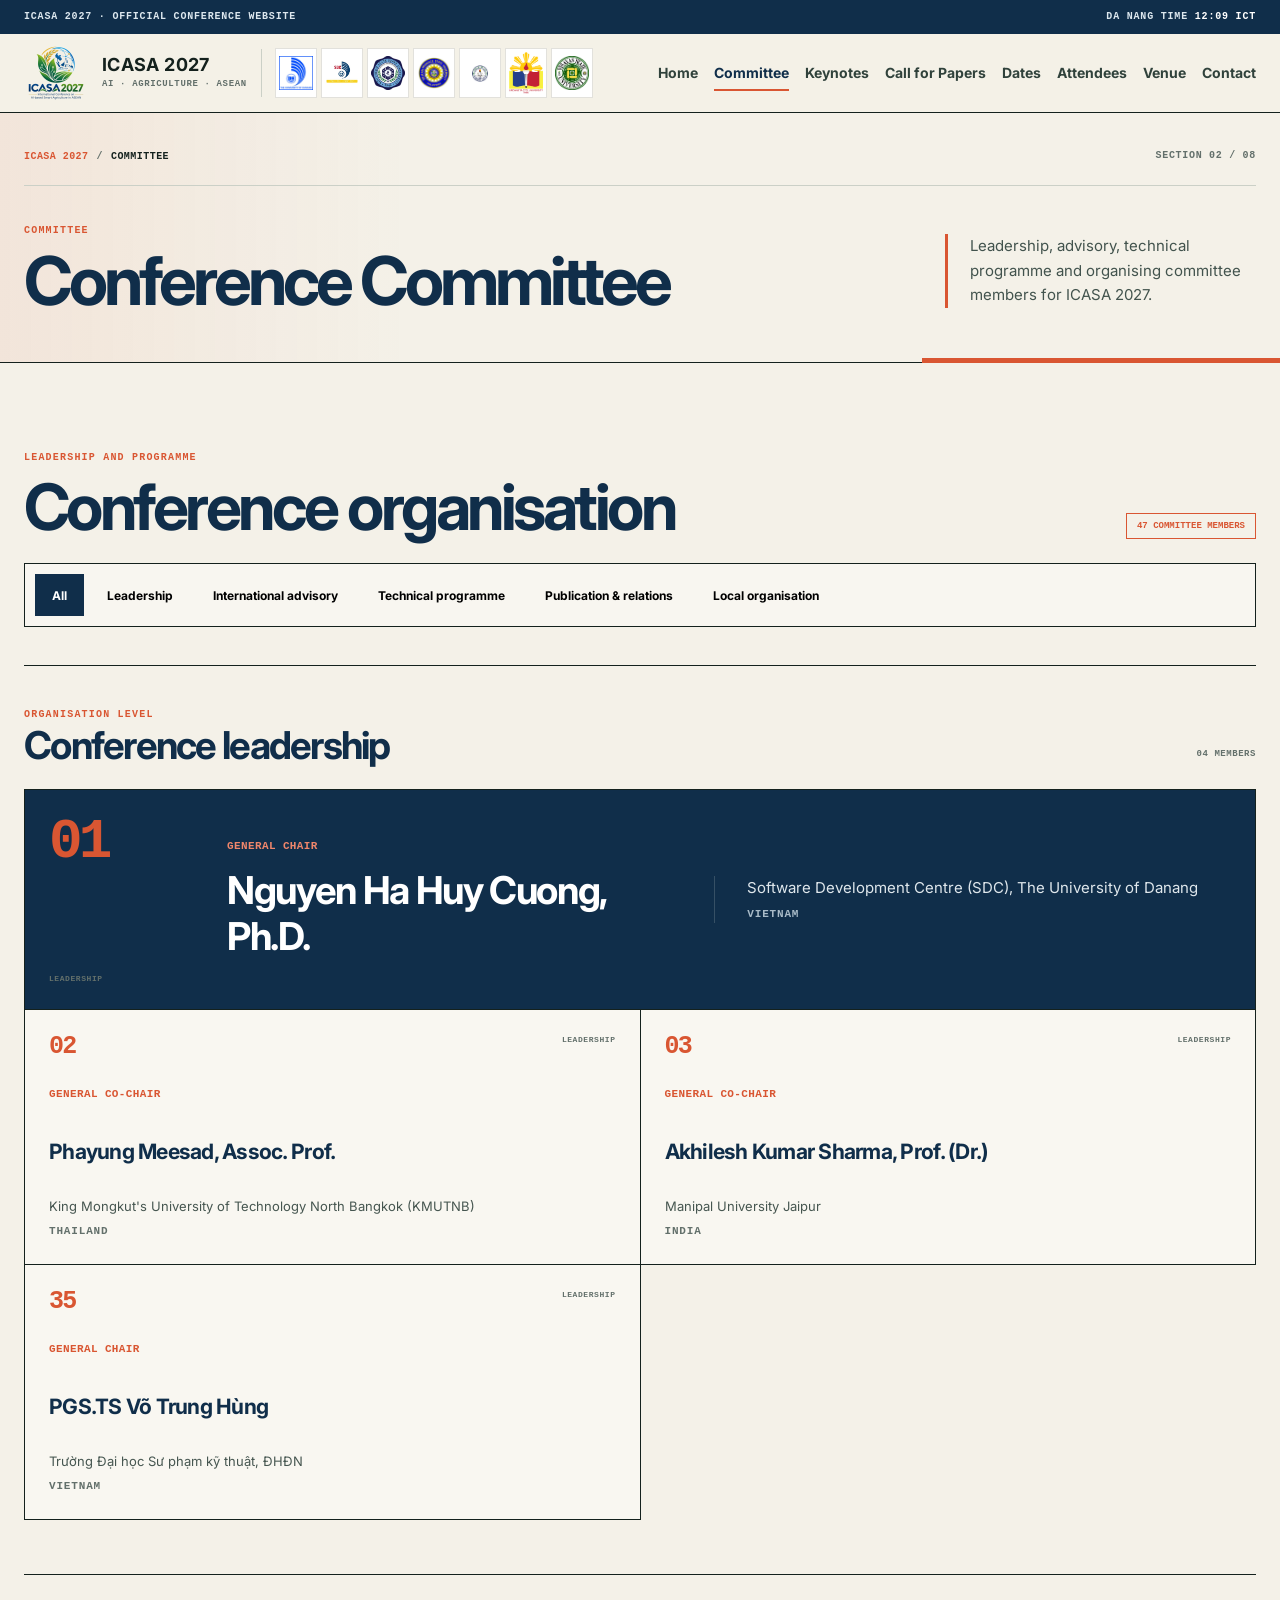
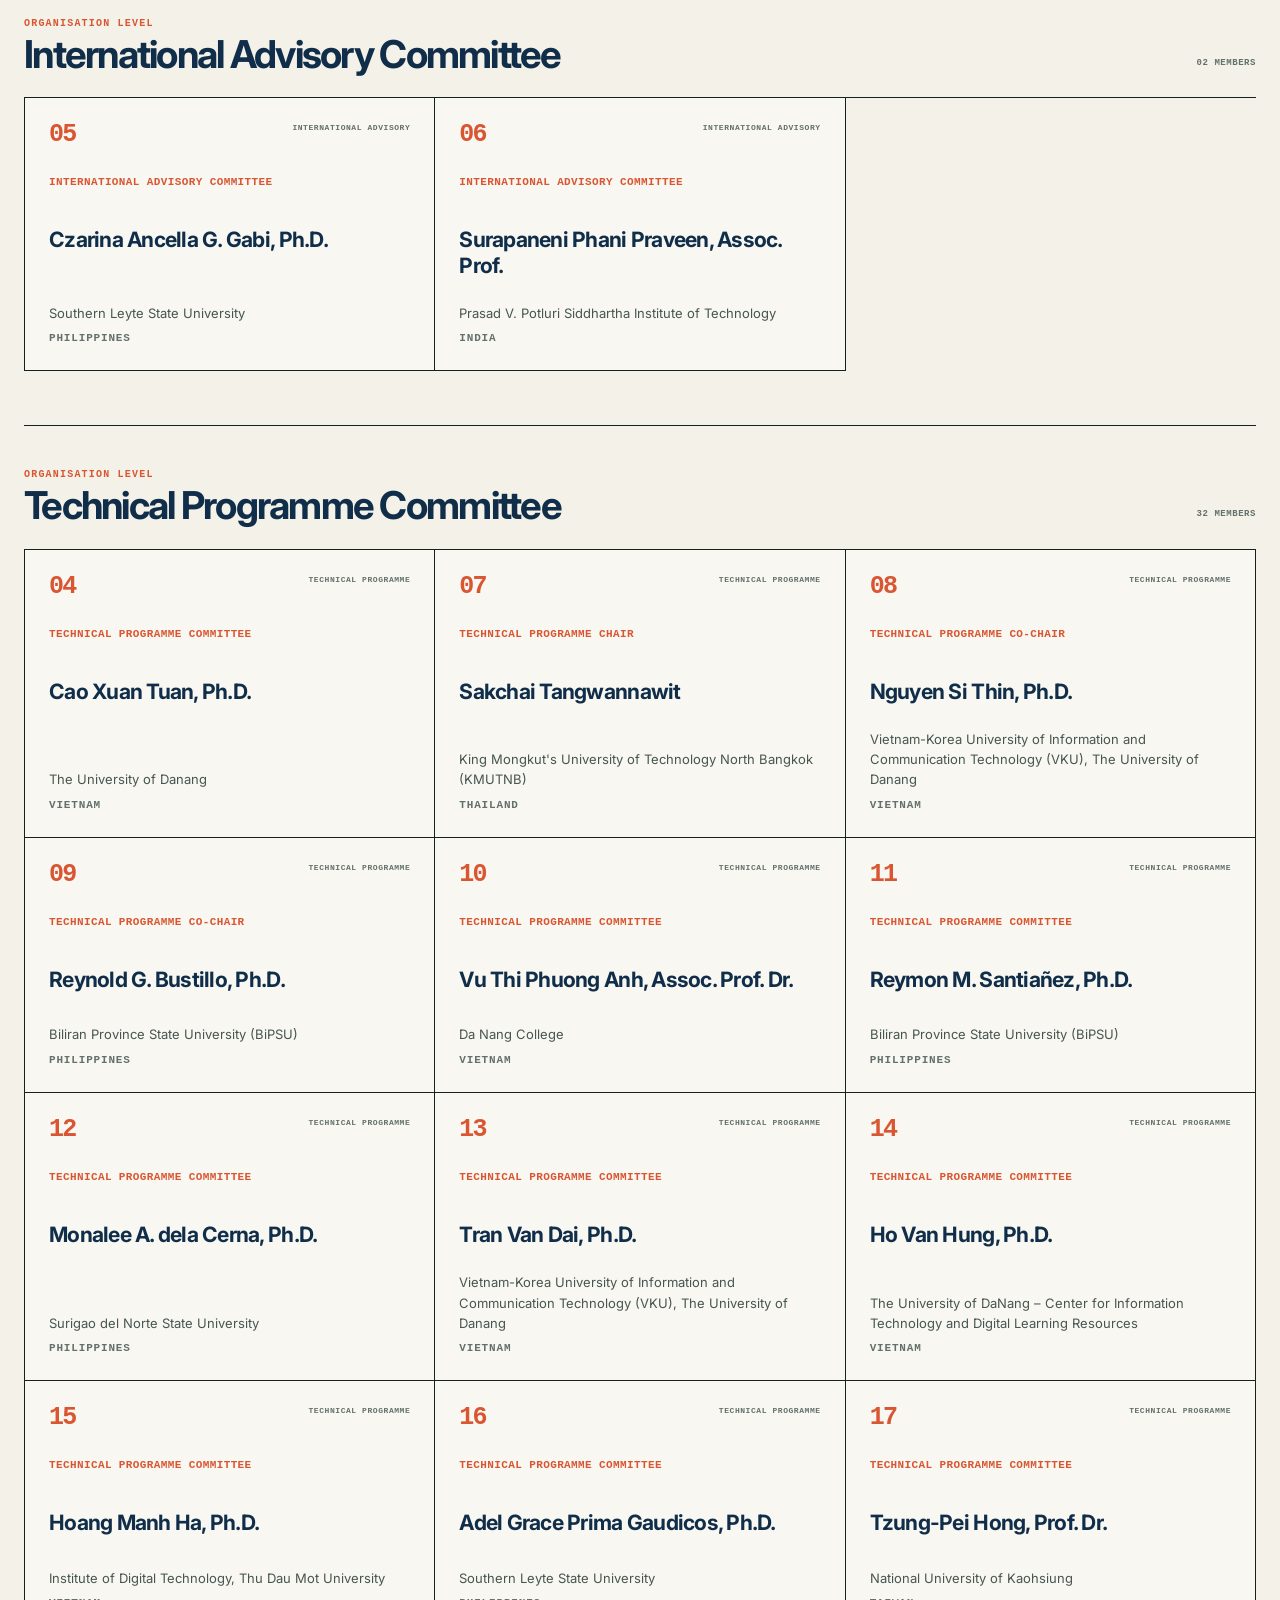
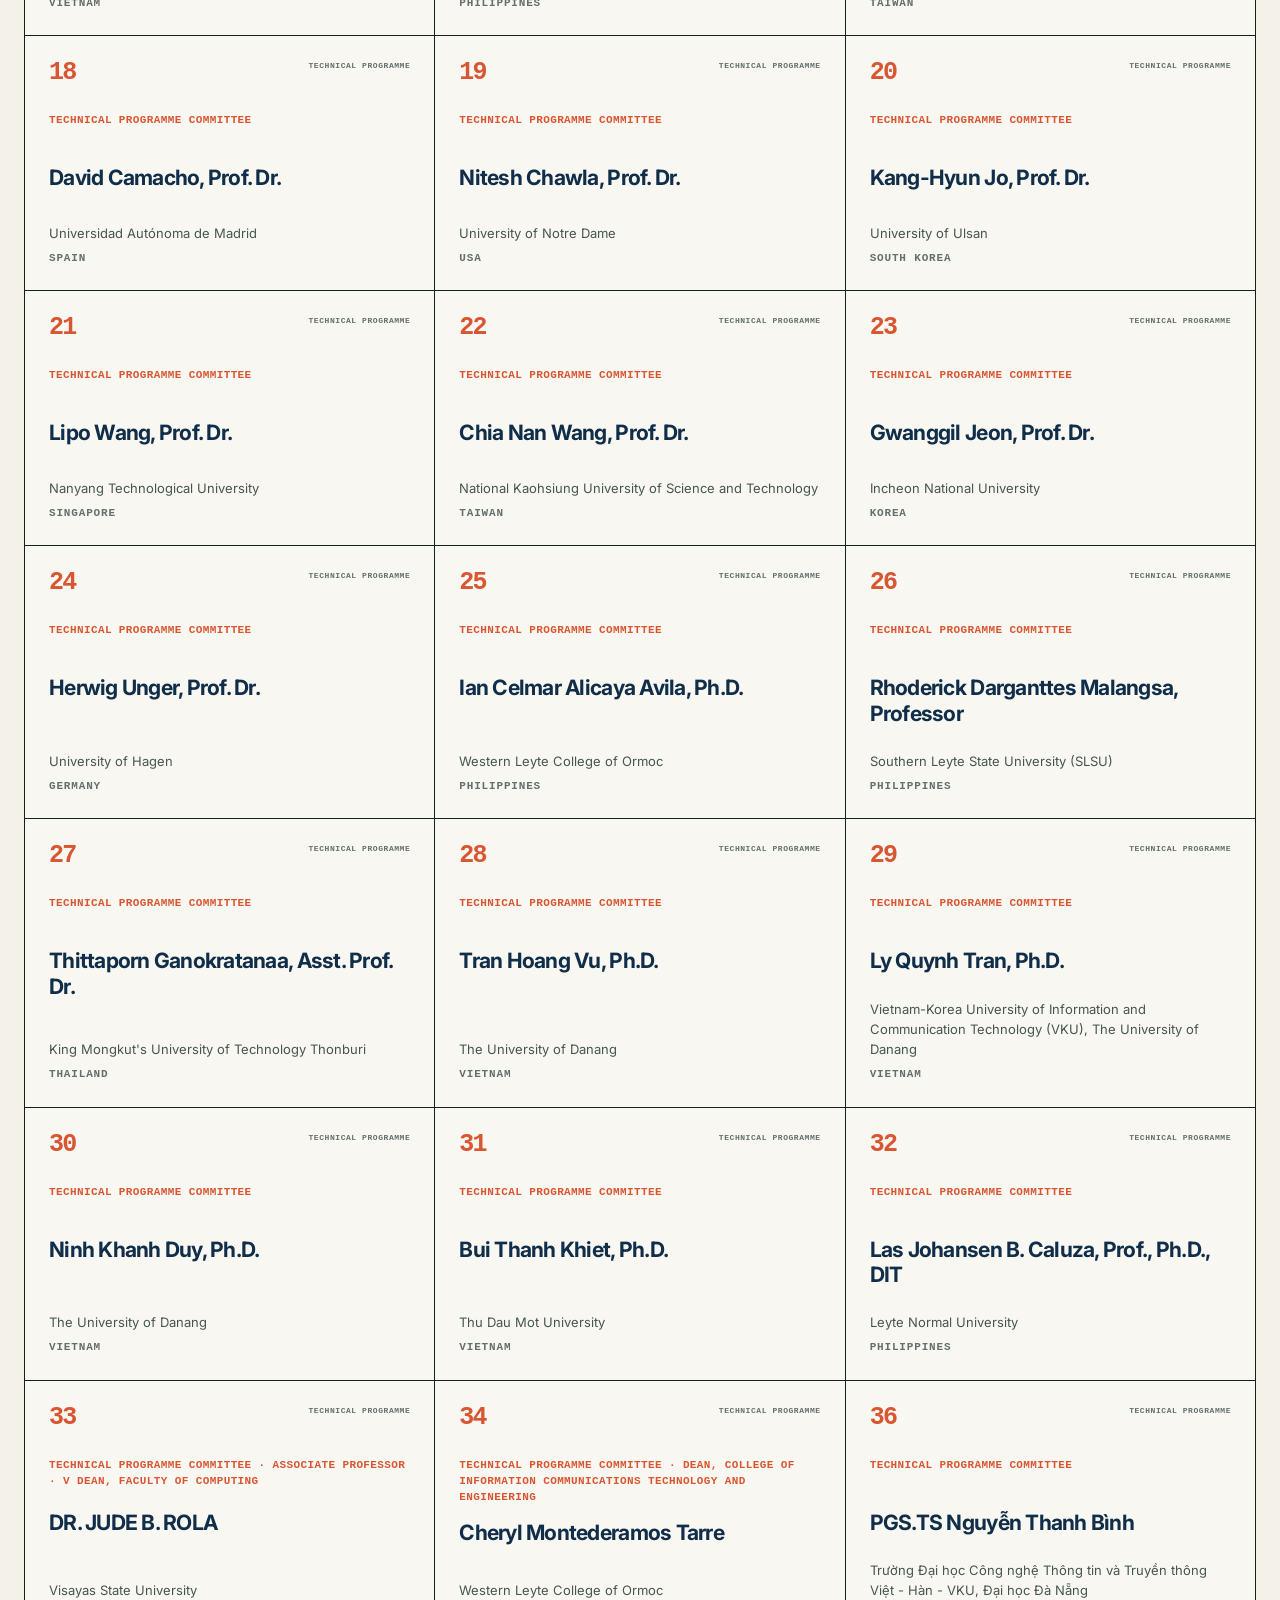
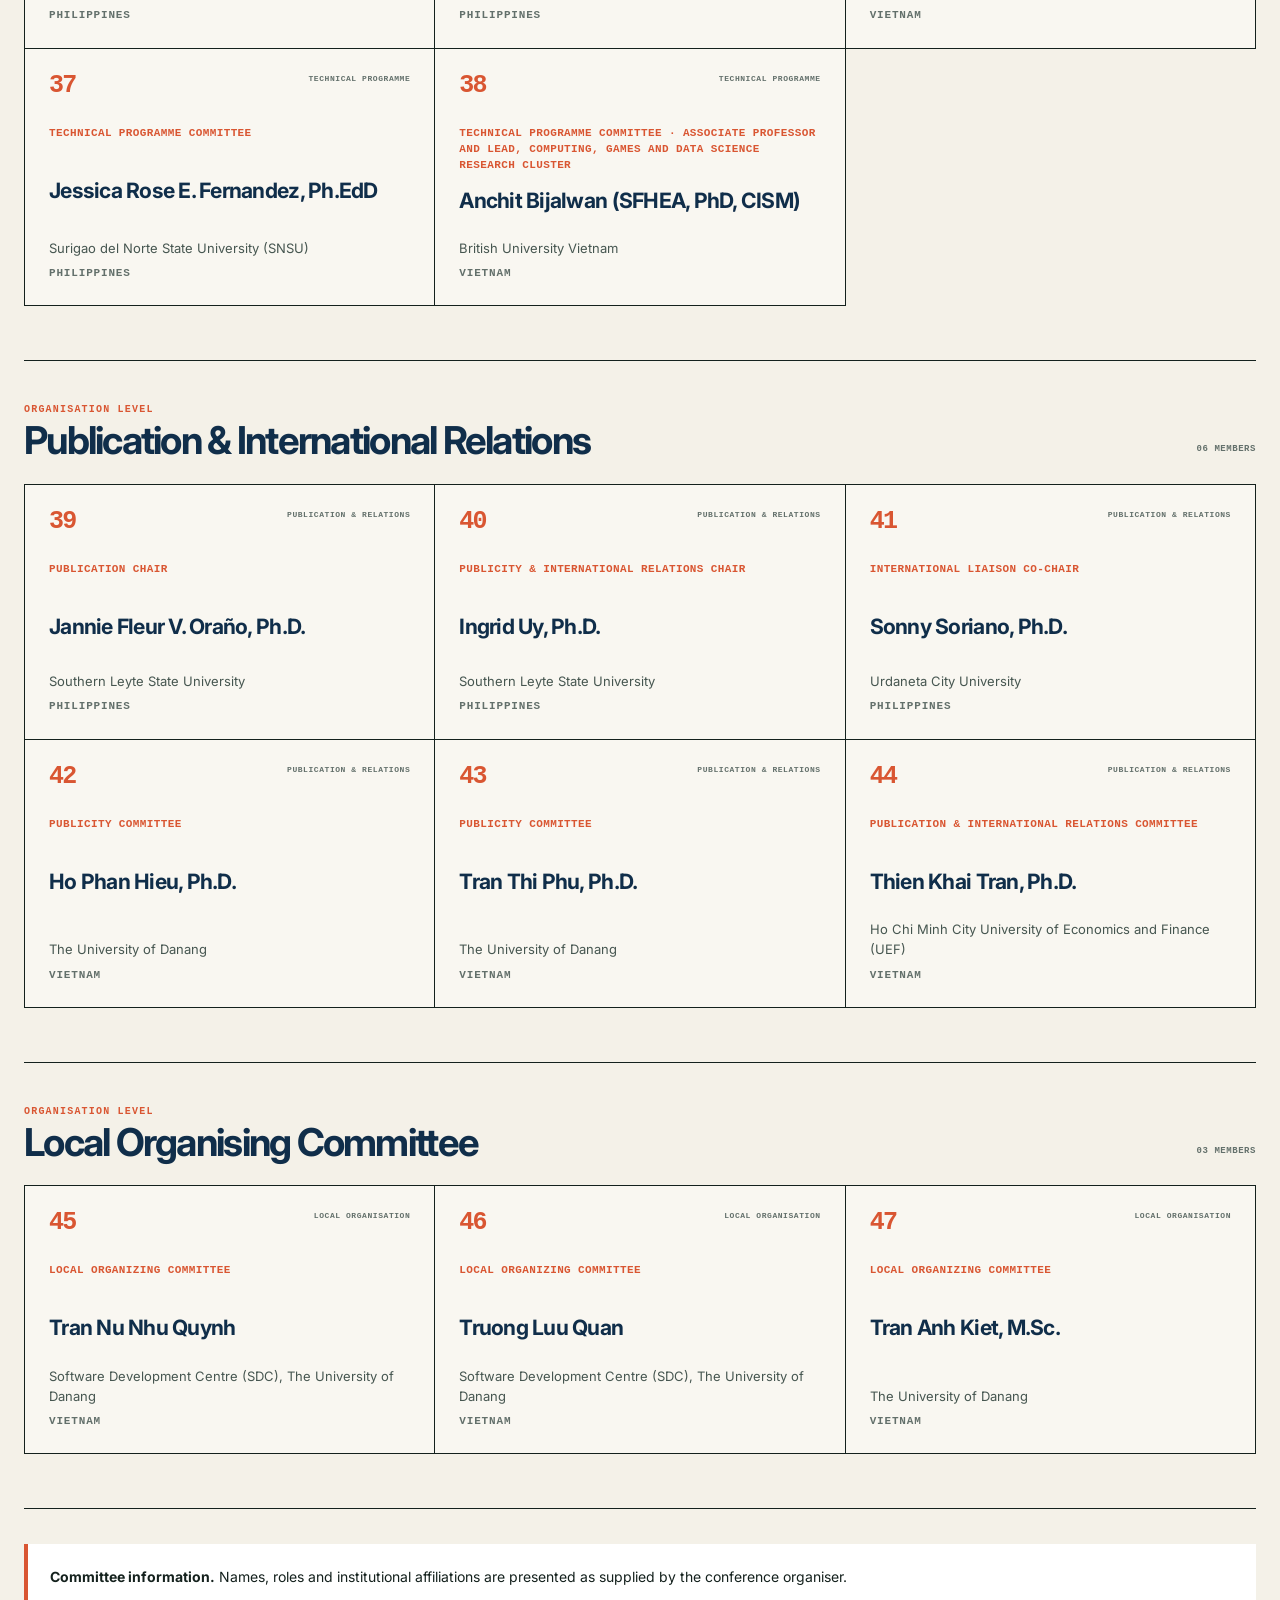
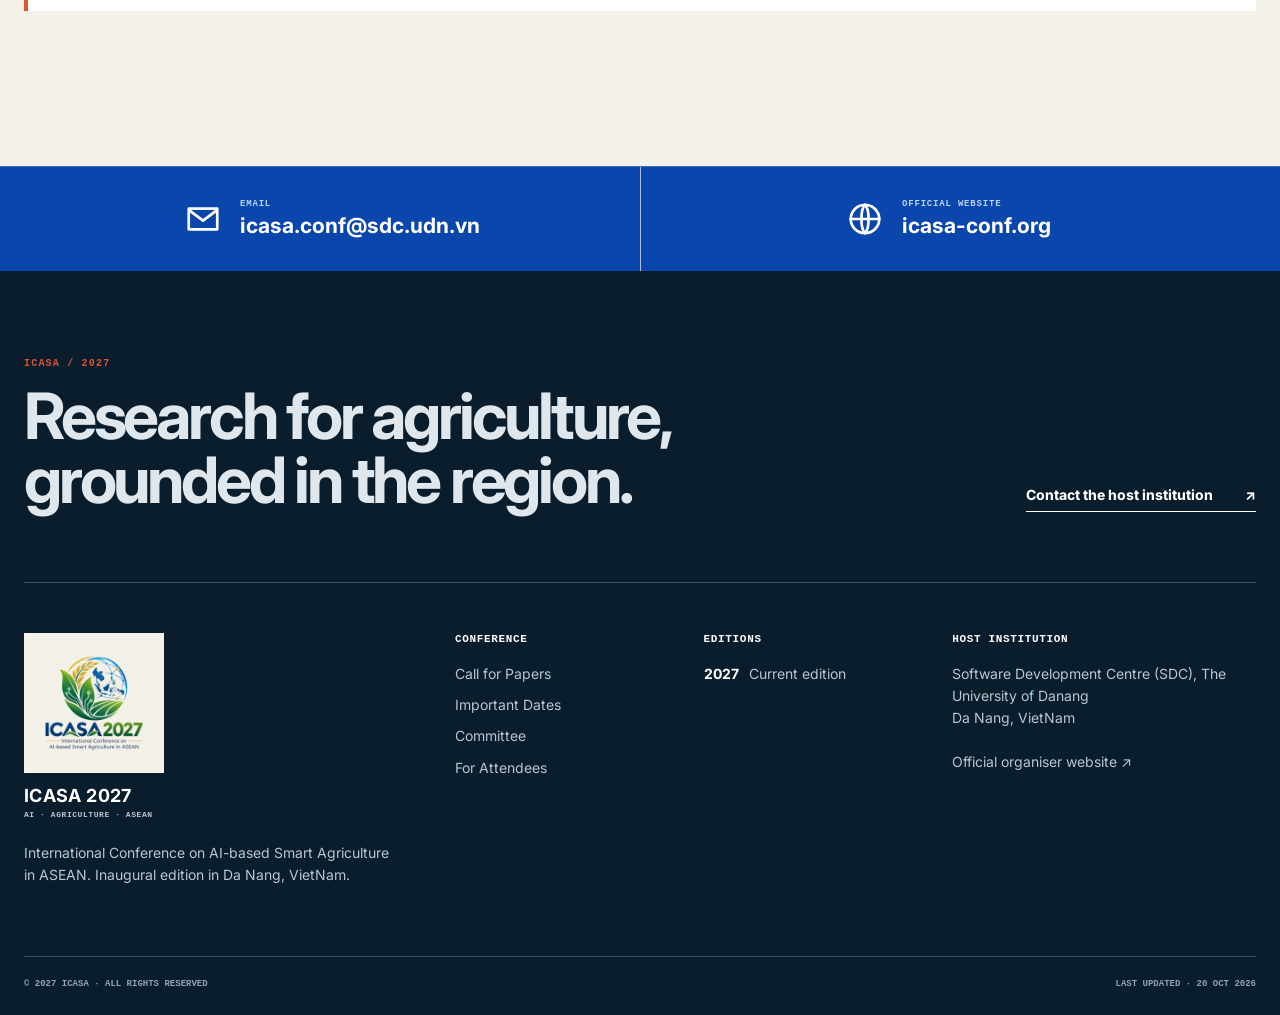
<file: committee.html>
<!doctype html>
<html lang="en"><head>
<meta charset="utf-8"><meta name="viewport" content="width=device-width,initial-scale=1">
<meta name="theme-color" content="#102e4a">
<meta name="description" content="Committee information for ICASA 2027.">
<title>Conference Committee | ICASA 2027</title>
<meta property="og:type" content="website">
<meta property="og:site_name" content="ICASA 2027">
<meta property="og:locale" content="en_US">
<meta property="og:title" content="Conference Committee | ICASA 2027">
<meta property="og:description" content="Committee information for ICASA 2027.">
<meta property="og:url" content="https://icasa-conf.org/committee.html">
<meta property="og:image" content="https://icasa-conf.org/assets/danang-hero-2027.webp">
<meta property="og:image:width" content="2170">
<meta property="og:image:height" content="725">
<meta property="og:image:alt" content="Da Nang, host city of ICASA 2027">
<meta name="twitter:card" content="summary_large_image">
<meta name="twitter:title" content="Conference Committee | ICASA 2027">
<meta name="twitter:description" content="Committee information for ICASA 2027.">
<meta name="twitter:image" content="https://icasa-conf.org/assets/danang-hero-2027.webp">
<link rel="icon" type="image/png" sizes="192x192" href="assets/favicon-icasa.png?v=2027-9">
<link rel="apple-touch-icon" href="assets/favicon-icasa.png?v=2027-9">
<link rel="preconnect" href="https://fonts.googleapis.com">
<link rel="preconnect" href="https://fonts.gstatic.com" crossorigin>
<link href="https://fonts.googleapis.com/css2?family=Inter:wght@400;500;600;700;800&amp;display=swap" rel="stylesheet">
<script>document.documentElement.classList.add('js','is-loading');window.__ICASA_LOAD_START=performance.now();setTimeout(function(){document.documentElement.classList.remove('is-loading')},1000);</script>
<link rel="stylesheet" href="assets/style.css?v=2027-29">
<link rel="stylesheet" href="assets/enhancements.css?v=2027-29">
<style>
.hero{background-image:linear-gradient(90deg,rgb(244 241 232 / .82) 0%,rgb(244 241 232 / .68) 42%,rgb(244 241 232 / .38) 100%),linear-gradient(0deg,rgb(244 241 232 / .66) 0%,transparent 48%),url("assets/danang-hero-2027.webp")}
@media(max-width:580px){.hero{background-image:linear-gradient(90deg,rgb(244 241 232 / .92),rgb(244 241 232 / .67)),linear-gradient(0deg,rgb(244 241 232 / .82),transparent 48%),url("assets/danang-hero-2027.webp")}}
</style>
<script src="assets/site-data.js?v=2027-29" defer></script><script src="assets/main.js?v=2027-29" defer></script>
</head><body data-page="committee.html">
<div class="site-loader" role="status" aria-label="Loading ICASA 2027"><div class="loader-emblem" aria-hidden="true"><span class="loader-orbit"></span><span class="loader-logo"><img src="assets/icasa-2027-logo.webp" alt="" width="512" height="512"></span></div><div class="loader-copy"><strong>ICASA 2027</strong><span>AI · Agriculture · ASEAN</span></div><span class="loader-progress" aria-hidden="true"><i></i></span></div>
<a class="skip-link" href="#main-content">Skip to main content</a>
<div class="reading-progress" aria-hidden="true"><span></span></div>
<div class="utility"><div class="container utility-inner"><span>ICASA 2027 · Official conference website</span><span>Da Nang time <strong data-live-time>ICT</strong></span></div></div>
<header class="site-header" data-header><div class="container nav-container"><a class="brand" href="index.html" aria-label="ICASA 2027 home">
      <span class="conference-logo" aria-hidden="true"><img src="assets/icasa-2027-logo.webp" alt="" width="512" height="512"></span>
      <span class="brand-copy"><strong>ICASA 2027</strong><small>AI · Agriculture · ASEAN</small></span>
      <span class="brand-partners" aria-hidden="true"><img src="assets/udn-logo.webp" alt="" width="640" height="640"><img src="assets/sdc-logo.jpg" alt="" width="500" height="500"><img src="assets/Southern_Leyte_State_University.png" alt="" width="3349" height="3352"><img src="assets/BiPSU.jpg" alt="" width="564" height="543"><img src="assets/logo Western Leyte College of Ormoc.png" alt="" width="600" height="300"><img src="assets/urdaneta city university.png" alt="" width="400" height="500"><img src="assets/VSU Logo 2016-67f38a29.png" alt="" width="2444" height="2444"></span>
    </a>
<button class="nav-toggle" aria-expanded="false" aria-label="Open navigation" aria-controls="primary-nav" data-menu-toggle><span class="hamburger" aria-hidden="true"><i></i><i></i><i></i></span></button>
<nav class="site-nav" id="primary-nav" aria-label="Main navigation" data-site-nav><a href="index.html" class="" >Home</a><a href="committee.html" class="active" aria-current="page">Committee</a><a href="keynote-speakers.html" class="" >Keynotes</a><a href="call-for-papers.html" class="" >Call for Papers</a><a href="important-dates.html" class="" >Dates</a><a href="registration.html" class="" >Attendees</a><a href="venue.html" class="" >Venue</a><a href="contact.html" class="" >Contact</a></nav></div></header>
<main id="main-content"><section class="page-head"><div class="container">
      <div class="page-head-meta"><nav class="breadcrumb" aria-label="Breadcrumb"><a href="index.html">ICASA 2027</a><span aria-hidden="true">/</span><span aria-current="page">Committee</span></nav><span class="page-index" aria-label="Page 2 of 8">Section 02 / 08</span></div>
      <div class="page-title-grid"><div><span class="section-label">Committee</span><h1>Conference Committee</h1></div><p class="intro">Leadership, advisory, technical programme and organising committee members for ICASA 2027.</p></div>
    </div></section><section class="content committee-section"><div class="container"><div class="section-heading split"><div><span class="section-label">Leadership and programme</span><h2>Conference organisation</h2></div><span class="status" data-committee-count aria-live="polite">47 committee members</span></div><div class="filters" role="group" aria-label="Filter committee groups" data-filter-group><button type="button" class="filter active" data-filter="all" aria-pressed="true">All</button><button type="button" class="filter" data-filter="leadership" aria-pressed="false">Leadership</button><button type="button" class="filter" data-filter="advisory" aria-pressed="false">International advisory</button><button type="button" class="filter" data-filter="program" aria-pressed="false">Technical programme</button><button type="button" class="filter" data-filter="publication" aria-pressed="false">Publication & relations</button><button type="button" class="filter" data-filter="organizing" aria-pressed="false">Local organisation</button></div><div class="committee-directory" data-committee-directory><section class="committee-group committee-group--leadership" data-committee-group="leadership">
      <header class="committee-group-head">
        <div><span class="section-label">Organisation level</span><h3>Conference leadership</h3></div>
        <span class="committee-group-count">04 members</span>
      </header>
      <div class="committee-group-grid"><article class="committee-card committee-card--primary" data-committee-category="leadership" data-reveal>
          <div class="committee-card-head"><span class="member-number">01</span><span class="category">Leadership</span></div>
          <h4 class="member-role">General Chair</h4>
          <strong class="member-name">Nguyen Ha Huy Cuong, Ph.D.</strong>
          <p class="member-affiliation">Software Development Centre (SDC), The University of Danang<span>VietNam</span></p>
        </article><article class="committee-card" data-committee-category="leadership" data-reveal>
          <div class="committee-card-head"><span class="member-number">02</span><span class="category">Leadership</span></div>
          <h4 class="member-role">General Co-Chair</h4>
          <strong class="member-name">Phayung Meesad, Assoc. Prof.</strong>
          <p class="member-affiliation">King Mongkut&#x27;s University of Technology North Bangkok (KMUTNB)<span>Thailand</span></p>
        </article><article class="committee-card" data-committee-category="leadership" data-reveal>
          <div class="committee-card-head"><span class="member-number">03</span><span class="category">Leadership</span></div>
          <h4 class="member-role">General Co-Chair</h4>
          <strong class="member-name">Akhilesh Kumar Sharma, Prof. (Dr.)</strong>
          <p class="member-affiliation">Manipal University Jaipur<span>INDIA</span></p>
        </article><article class="committee-card" data-committee-category="leadership" data-reveal>
          <div class="committee-card-head"><span class="member-number">35</span><span class="category">Leadership</span></div>
          <h4 class="member-role">General Chair</h4>
          <strong class="member-name">PGS.TS Võ Trung Hùng</strong>
          <p class="member-affiliation">Trường Đại học Sư phạm kỹ thuật, ĐHĐN<span>VietNam</span></p>
        </article></div>
    </section><section class="committee-group committee-group--advisory" data-committee-group="advisory">
      <header class="committee-group-head">
        <div><span class="section-label">Organisation level</span><h3>International Advisory Committee</h3></div>
        <span class="committee-group-count">02 members</span>
      </header>
      <div class="committee-group-grid"><article class="committee-card" data-committee-category="advisory" data-reveal>
          <div class="committee-card-head"><span class="member-number">05</span><span class="category">International advisory</span></div>
          <h4 class="member-role">International Advisory Committee</h4>
          <strong class="member-name">Czarina Ancella G. Gabi, Ph.D.</strong>
          <p class="member-affiliation">Southern Leyte State University<span>Philippines</span></p>
        </article><article class="committee-card" data-committee-category="advisory" data-reveal>
          <div class="committee-card-head"><span class="member-number">06</span><span class="category">International advisory</span></div>
          <h4 class="member-role">International Advisory Committee</h4>
          <strong class="member-name">Surapaneni Phani Praveen, Assoc. Prof.</strong>
          <p class="member-affiliation">Prasad V. Potluri Siddhartha Institute of Technology<span>India</span></p>
        </article></div>
    </section><section class="committee-group committee-group--program" data-committee-group="program">
      <header class="committee-group-head">
        <div><span class="section-label">Organisation level</span><h3>Technical Programme Committee</h3></div>
        <span class="committee-group-count">32 members</span>
      </header>
      <div class="committee-group-grid"><article class="committee-card" data-committee-category="program" data-reveal>
          <div class="committee-card-head"><span class="member-number">04</span><span class="category">Technical programme</span></div>
          <h4 class="member-role">Technical Programme Committee</h4>
          <strong class="member-name">Cao Xuan Tuan, Ph.D.</strong>
          <p class="member-affiliation">The University of Danang<span>VietNam</span></p>
        </article><article class="committee-card" data-committee-category="program" data-reveal>
          <div class="committee-card-head"><span class="member-number">07</span><span class="category">Technical programme</span></div>
          <h4 class="member-role">Technical Programme Chair</h4>
          <strong class="member-name">Sakchai Tangwannawit</strong>
          <p class="member-affiliation">King Mongkut&#x27;s University of Technology North Bangkok (KMUTNB)<span>Thailand</span></p>
        </article><article class="committee-card" data-committee-category="program" data-reveal>
          <div class="committee-card-head"><span class="member-number">08</span><span class="category">Technical programme</span></div>
          <h4 class="member-role">Technical Programme Co-Chair</h4>
          <strong class="member-name">Nguyen Si Thin, Ph.D.</strong>
          <p class="member-affiliation">Vietnam-Korea University of Information and Communication Technology (VKU), The University of Danang<span>VietNam</span></p>
        </article><article class="committee-card" data-committee-category="program" data-reveal>
          <div class="committee-card-head"><span class="member-number">09</span><span class="category">Technical programme</span></div>
          <h4 class="member-role">Technical Programme Co-Chair</h4>
          <strong class="member-name">Reynold G. Bustillo, Ph.D.</strong>
          <p class="member-affiliation">Biliran Province State University (BiPSU)<span>Philippines</span></p>
        </article><article class="committee-card" data-committee-category="program" data-reveal>
          <div class="committee-card-head"><span class="member-number">10</span><span class="category">Technical programme</span></div>
          <h4 class="member-role">Technical Programme Committee</h4>
          <strong class="member-name">Vu Thi Phuong Anh, Assoc. Prof. Dr.</strong>
          <p class="member-affiliation">Da Nang College<span>VietNam</span></p>
        </article><article class="committee-card" data-committee-category="program" data-reveal>
          <div class="committee-card-head"><span class="member-number">11</span><span class="category">Technical programme</span></div>
          <h4 class="member-role">Technical Programme Committee</h4>
          <strong class="member-name">Reymon M. Santiañez, Ph.D.</strong>
          <p class="member-affiliation">Biliran Province State University (BiPSU)<span>Philippines</span></p>
        </article><article class="committee-card" data-committee-category="program" data-reveal>
          <div class="committee-card-head"><span class="member-number">12</span><span class="category">Technical programme</span></div>
          <h4 class="member-role">Technical Programme Committee</h4>
          <strong class="member-name">Monalee A. dela Cerna, Ph.D.</strong>
          <p class="member-affiliation">Surigao del Norte State University<span>Philippines</span></p>
        </article><article class="committee-card" data-committee-category="program" data-reveal>
          <div class="committee-card-head"><span class="member-number">13</span><span class="category">Technical programme</span></div>
          <h4 class="member-role">Technical Programme Committee</h4>
          <strong class="member-name">Tran Van Dai, Ph.D.</strong>
          <p class="member-affiliation">Vietnam-Korea University of Information and Communication Technology (VKU), The University of Danang<span>VietNam</span></p>
        </article><article class="committee-card" data-committee-category="program" data-reveal>
          <div class="committee-card-head"><span class="member-number">14</span><span class="category">Technical programme</span></div>
          <h4 class="member-role">Technical Programme Committee</h4>
          <strong class="member-name">Ho Van Hung, Ph.D.</strong>
          <p class="member-affiliation">The University of DaNang – Center for Information Technology and Digital Learning Resources<span>VietNam</span></p>
        </article><article class="committee-card" data-committee-category="program" data-reveal>
          <div class="committee-card-head"><span class="member-number">15</span><span class="category">Technical programme</span></div>
          <h4 class="member-role">Technical Programme Committee</h4>
          <strong class="member-name">Hoang Manh Ha, Ph.D.</strong>
          <p class="member-affiliation">Institute of Digital Technology, Thu Dau Mot University<span>VietNam</span></p>
        </article><article class="committee-card" data-committee-category="program" data-reveal>
          <div class="committee-card-head"><span class="member-number">16</span><span class="category">Technical programme</span></div>
          <h4 class="member-role">Technical Programme Committee</h4>
          <strong class="member-name">Adel Grace Prima Gaudicos, Ph.D.</strong>
          <p class="member-affiliation">Southern Leyte State University<span>Philippines</span></p>
        </article><article class="committee-card" data-committee-category="program" data-reveal>
          <div class="committee-card-head"><span class="member-number">17</span><span class="category">Technical programme</span></div>
          <h4 class="member-role">Technical Programme Committee</h4>
          <strong class="member-name">Tzung-Pei Hong, Prof. Dr.</strong>
          <p class="member-affiliation">National University of Kaohsiung<span>Taiwan</span></p>
        </article><article class="committee-card" data-committee-category="program" data-reveal>
          <div class="committee-card-head"><span class="member-number">18</span><span class="category">Technical programme</span></div>
          <h4 class="member-role">Technical Programme Committee</h4>
          <strong class="member-name">David Camacho, Prof. Dr.</strong>
          <p class="member-affiliation">Universidad Autónoma de Madrid<span>Spain</span></p>
        </article><article class="committee-card" data-committee-category="program" data-reveal>
          <div class="committee-card-head"><span class="member-number">19</span><span class="category">Technical programme</span></div>
          <h4 class="member-role">Technical Programme Committee</h4>
          <strong class="member-name">Nitesh Chawla, Prof. Dr.</strong>
          <p class="member-affiliation">University of Notre Dame<span>USA</span></p>
        </article><article class="committee-card" data-committee-category="program" data-reveal>
          <div class="committee-card-head"><span class="member-number">20</span><span class="category">Technical programme</span></div>
          <h4 class="member-role">Technical Programme Committee</h4>
          <strong class="member-name">Kang-Hyun Jo, Prof. Dr.</strong>
          <p class="member-affiliation">University of Ulsan<span>South Korea</span></p>
        </article><article class="committee-card" data-committee-category="program" data-reveal>
          <div class="committee-card-head"><span class="member-number">21</span><span class="category">Technical programme</span></div>
          <h4 class="member-role">Technical Programme Committee</h4>
          <strong class="member-name">Lipo Wang, Prof. Dr.</strong>
          <p class="member-affiliation">Nanyang Technological University<span>Singapore</span></p>
        </article><article class="committee-card" data-committee-category="program" data-reveal>
          <div class="committee-card-head"><span class="member-number">22</span><span class="category">Technical programme</span></div>
          <h4 class="member-role">Technical Programme Committee</h4>
          <strong class="member-name">Chia Nan Wang, Prof. Dr.</strong>
          <p class="member-affiliation">National Kaohsiung University of Science and Technology<span>Taiwan</span></p>
        </article><article class="committee-card" data-committee-category="program" data-reveal>
          <div class="committee-card-head"><span class="member-number">23</span><span class="category">Technical programme</span></div>
          <h4 class="member-role">Technical Programme Committee</h4>
          <strong class="member-name">Gwanggil Jeon, Prof. Dr.</strong>
          <p class="member-affiliation">Incheon National University<span>Korea</span></p>
        </article><article class="committee-card" data-committee-category="program" data-reveal>
          <div class="committee-card-head"><span class="member-number">24</span><span class="category">Technical programme</span></div>
          <h4 class="member-role">Technical Programme Committee</h4>
          <strong class="member-name">Herwig Unger, Prof. Dr.</strong>
          <p class="member-affiliation">University of Hagen<span>Germany</span></p>
        </article><article class="committee-card" data-committee-category="program" data-reveal>
          <div class="committee-card-head"><span class="member-number">25</span><span class="category">Technical programme</span></div>
          <h4 class="member-role">Technical Programme Committee</h4>
          <strong class="member-name">Ian Celmar Alicaya Avila, Ph.D.</strong>
          <p class="member-affiliation">Western Leyte College of Ormoc<span>Philippines</span></p>
        </article><article class="committee-card" data-committee-category="program" data-reveal>
          <div class="committee-card-head"><span class="member-number">26</span><span class="category">Technical programme</span></div>
          <h4 class="member-role">Technical Programme Committee</h4>
          <strong class="member-name">Rhoderick Darganttes Malangsa, Professor</strong>
          <p class="member-affiliation">Southern Leyte State University (SLSU)<span>Philippines</span></p>
        </article><article class="committee-card" data-committee-category="program" data-reveal>
          <div class="committee-card-head"><span class="member-number">27</span><span class="category">Technical programme</span></div>
          <h4 class="member-role">Technical Programme Committee</h4>
          <strong class="member-name">Thittaporn Ganokratanaa, Asst. Prof. Dr.</strong>
          <p class="member-affiliation">King Mongkut&#x27;s University of Technology Thonburi<span>Thailand</span></p>
        </article><article class="committee-card" data-committee-category="program" data-reveal>
          <div class="committee-card-head"><span class="member-number">28</span><span class="category">Technical programme</span></div>
          <h4 class="member-role">Technical Programme Committee</h4>
          <strong class="member-name">Tran Hoang Vu, Ph.D.</strong>
          <p class="member-affiliation">The University of Danang<span>VietNam</span></p>
        </article><article class="committee-card" data-committee-category="program" data-reveal>
          <div class="committee-card-head"><span class="member-number">29</span><span class="category">Technical programme</span></div>
          <h4 class="member-role">Technical Programme Committee</h4>
          <strong class="member-name">Ly Quynh Tran, Ph.D.</strong>
          <p class="member-affiliation">Vietnam-Korea University of Information and Communication Technology (VKU), The University of Danang<span>VietNam</span></p>
        </article><article class="committee-card" data-committee-category="program" data-reveal>
          <div class="committee-card-head"><span class="member-number">30</span><span class="category">Technical programme</span></div>
          <h4 class="member-role">Technical Programme Committee</h4>
          <strong class="member-name">Ninh Khanh Duy, Ph.D.</strong>
          <p class="member-affiliation">The University of Danang<span>VietNam</span></p>
        </article><article class="committee-card" data-committee-category="program" data-reveal>
          <div class="committee-card-head"><span class="member-number">31</span><span class="category">Technical programme</span></div>
          <h4 class="member-role">Technical Programme Committee</h4>
          <strong class="member-name">Bui Thanh Khiet, Ph.D.</strong>
          <p class="member-affiliation">Thu Dau Mot University<span>VietNam</span></p>
        </article><article class="committee-card" data-committee-category="program" data-reveal>
          <div class="committee-card-head"><span class="member-number">32</span><span class="category">Technical programme</span></div>
          <h4 class="member-role">Technical Programme Committee</h4>
          <strong class="member-name">Las Johansen B. Caluza, Prof., Ph.D., DIT</strong>
          <p class="member-affiliation">Leyte Normal University<span>Philippines</span></p>
        </article><article class="committee-card" data-committee-category="program" data-reveal>
          <div class="committee-card-head"><span class="member-number">33</span><span class="category">Technical programme</span></div>
          <h4 class="member-role">Technical Programme Committee · Associate Professor · V Dean, Faculty of Computing</h4>
          <strong class="member-name">DR. JUDE B. ROLA</strong>
          <p class="member-affiliation">Visayas State University<span>Philippines</span></p>
        </article><article class="committee-card" data-committee-category="program" data-reveal>
          <div class="committee-card-head"><span class="member-number">34</span><span class="category">Technical programme</span></div>
          <h4 class="member-role">Technical Programme Committee · Dean, College of Information Communications Technology and Engineering</h4>
          <strong class="member-name">Cheryl Montederamos Tarre</strong>
          <p class="member-affiliation">Western Leyte College of Ormoc<span>Philippines</span></p>
        </article><article class="committee-card" data-committee-category="program" data-reveal>
          <div class="committee-card-head"><span class="member-number">36</span><span class="category">Technical programme</span></div>
          <h4 class="member-role">Technical Programme Committee</h4>
          <strong class="member-name">PGS.TS Nguyễn Thanh Bình</strong>
          <p class="member-affiliation">Trường Đại học Công nghệ Thông tin và Truyền thông Việt - Hàn - VKU, Đại học Đà Nẵng<span>VietNam</span></p>
        </article><article class="committee-card" data-committee-category="program" data-reveal>
          <div class="committee-card-head"><span class="member-number">37</span><span class="category">Technical programme</span></div>
          <h4 class="member-role">Technical Programme Committee</h4>
          <strong class="member-name">Jessica Rose E. Fernandez, Ph.EdD</strong>
          <p class="member-affiliation">Surigao del Norte State University (SNSU)<span>Philippines</span></p>
        </article><article class="committee-card" data-committee-category="program" data-reveal>
          <div class="committee-card-head"><span class="member-number">38</span><span class="category">Technical programme</span></div>
          <h4 class="member-role">Technical Programme Committee · Associate Professor and Lead, Computing, Games and Data Science Research Cluster</h4>
          <strong class="member-name">Anchit Bijalwan (SFHEA, PhD, CISM)</strong>
          <p class="member-affiliation">British University Vietnam<span>VietNam</span></p>
        </article></div>
    </section><section class="committee-group committee-group--publication" data-committee-group="publication">
      <header class="committee-group-head">
        <div><span class="section-label">Organisation level</span><h3>Publication &amp; International Relations</h3></div>
        <span class="committee-group-count">06 members</span>
      </header>
      <div class="committee-group-grid"><article class="committee-card" data-committee-category="publication" data-reveal>
          <div class="committee-card-head"><span class="member-number">39</span><span class="category">Publication &amp; relations</span></div>
          <h4 class="member-role">Publication Chair</h4>
          <strong class="member-name">Jannie Fleur V. Oraño, Ph.D.</strong>
          <p class="member-affiliation">Southern Leyte State University<span>Philippines</span></p>
        </article><article class="committee-card" data-committee-category="publication" data-reveal>
          <div class="committee-card-head"><span class="member-number">40</span><span class="category">Publication &amp; relations</span></div>
          <h4 class="member-role">Publicity &amp; International Relations Chair</h4>
          <strong class="member-name">Ingrid Uy, Ph.D.</strong>
          <p class="member-affiliation">Southern Leyte State University<span>Philippines</span></p>
        </article><article class="committee-card" data-committee-category="publication" data-reveal>
          <div class="committee-card-head"><span class="member-number">41</span><span class="category">Publication &amp; relations</span></div>
          <h4 class="member-role">International Liaison Co-Chair</h4>
          <strong class="member-name">Sonny Soriano, Ph.D.</strong>
          <p class="member-affiliation">Urdaneta City University<span>Philippines</span></p>
        </article><article class="committee-card" data-committee-category="publication" data-reveal>
          <div class="committee-card-head"><span class="member-number">42</span><span class="category">Publication &amp; relations</span></div>
          <h4 class="member-role">Publicity Committee</h4>
          <strong class="member-name">Ho Phan Hieu, Ph.D.</strong>
          <p class="member-affiliation">The University of Danang<span>VietNam</span></p>
        </article><article class="committee-card" data-committee-category="publication" data-reveal>
          <div class="committee-card-head"><span class="member-number">43</span><span class="category">Publication &amp; relations</span></div>
          <h4 class="member-role">Publicity Committee</h4>
          <strong class="member-name">Tran Thi Phu, Ph.D.</strong>
          <p class="member-affiliation">The University of Danang<span>VietNam</span></p>
        </article><article class="committee-card" data-committee-category="publication" data-reveal>
          <div class="committee-card-head"><span class="member-number">44</span><span class="category">Publication &amp; relations</span></div>
          <h4 class="member-role">Publication &amp; International Relations Committee</h4>
          <strong class="member-name">Thien Khai Tran, Ph.D.</strong>
          <p class="member-affiliation">Ho Chi Minh City University of Economics and Finance (UEF)<span>VietNam</span></p>
        </article></div>
    </section><section class="committee-group committee-group--organizing" data-committee-group="organizing">
      <header class="committee-group-head">
        <div><span class="section-label">Organisation level</span><h3>Local Organising Committee</h3></div>
        <span class="committee-group-count">03 members</span>
      </header>
      <div class="committee-group-grid"><article class="committee-card" data-committee-category="organizing" data-reveal>
          <div class="committee-card-head"><span class="member-number">45</span><span class="category">Local organisation</span></div>
          <h4 class="member-role">Local Organizing Committee</h4>
          <strong class="member-name">Tran Nu Nhu Quynh</strong>
          <p class="member-affiliation">Software Development Centre (SDC), The University of Danang<span>VietNam</span></p>
        </article><article class="committee-card" data-committee-category="organizing" data-reveal>
          <div class="committee-card-head"><span class="member-number">46</span><span class="category">Local organisation</span></div>
          <h4 class="member-role">Local Organizing Committee</h4>
          <strong class="member-name">Truong Luu Quan</strong>
          <p class="member-affiliation">Software Development Centre (SDC), The University of Danang<span>VietNam</span></p>
        </article><article class="committee-card" data-committee-category="organizing" data-reveal>
          <div class="committee-card-head"><span class="member-number">47</span><span class="category">Local organisation</span></div>
          <h4 class="member-role">Local Organizing Committee</h4>
          <strong class="member-name">Tran Anh Kiet, M.Sc.</strong>
          <p class="member-affiliation">The University of Danang<span>VietNam</span></p>
        </article></div>
    </section></div><div class="callout"><p><strong>Committee information.</strong> Names, roles and institutional affiliations are presented as supplied by the conference organiser.</p></div></div></section></main>
<section class="contact-strip" aria-label="Official conference contact channels"><div class="container contact-strip-grid">
      <a href="mailto:icasa.conf@sdc.udn.vn"><svg viewBox="0 0 24 24" aria-hidden="true"><path d="M3 5.5h18v13H3zM4 7l8 6 8-6"/></svg><span><small>Email</small><strong>icasa.conf@sdc.udn.vn</strong></span></a>
      <a href="https://icasa-conf.org" target="_blank" rel="noopener noreferrer"><svg viewBox="0 0 24 24" aria-hidden="true"><circle cx="12" cy="12" r="9"/><path d="M3 12h18M12 3c3 3 3 15 0 18M12 3c-3 3-3 15 0 18"/></svg><span><small>Official website</small><strong>icasa-conf.org</strong></span></a>
    </div></section>
<footer class="footer"><div class="container"><div class="footer-lead"><div><span class="section-label">ICASA / 2027</span><h2>Research for agriculture,<br>grounded in the region.</h2></div><a class="text-link light" href="contact.html">Contact the host institution <span>↗</span></a></div><div class="footer-grid"><div><a class="brand" href="index.html" aria-label="ICASA 2027 home">
      <span class="conference-logo" aria-hidden="true"><img src="assets/icasa-2027-logo.webp" alt="" width="512" height="512"></span>
      <span class="brand-copy"><strong>ICASA 2027</strong><small>AI · Agriculture · ASEAN</small></span>
      <span class="brand-partners" aria-hidden="true"><img src="assets/udn-logo.webp" alt="" width="640" height="640"><img src="assets/sdc-logo.jpg" alt="" width="500" height="500"><img src="assets/Southern_Leyte_State_University.png" alt="" width="3349" height="3352"><img src="assets/BiPSU.jpg" alt="" width="564" height="543"><img src="assets/logo Western Leyte College of Ormoc.png" alt="" width="600" height="300"><img src="assets/urdaneta city university.png" alt="" width="400" height="500"><img src="assets/VSU Logo 2016-67f38a29.png" alt="" width="2444" height="2444"></span>
    </a><p>International Conference on AI-based Smart Agriculture in ASEAN. Inaugural edition in Da Nang, VietNam.</p></div><div><h3>Conference</h3><div class="footer-links"><a href="call-for-papers.html">Call for Papers</a><a href="important-dates.html">Important Dates</a><a href="committee.html">Committee</a><a href="registration.html">For Attendees</a></div></div><div><h3>Editions</h3><div class="footer-links edition-links"><span><strong>2027</strong> Current edition</span></div></div><div><h3>Host institution</h3><p>Software Development Centre (SDC), The University of Danang<br>Da Nang, VietNam</p><a href="https://sdc.udn.vn/" target="_blank" rel="noopener noreferrer">Official organiser website ↗</a></div></div><div class="copyright"><span>© 2027 ICASA · All rights reserved</span><span>Last updated · 20 Oct 2026</span></div></div></footer>
<button class="to-top" type="button" aria-label="Back to top" data-to-top>↑</button>
</body></html>
</file>
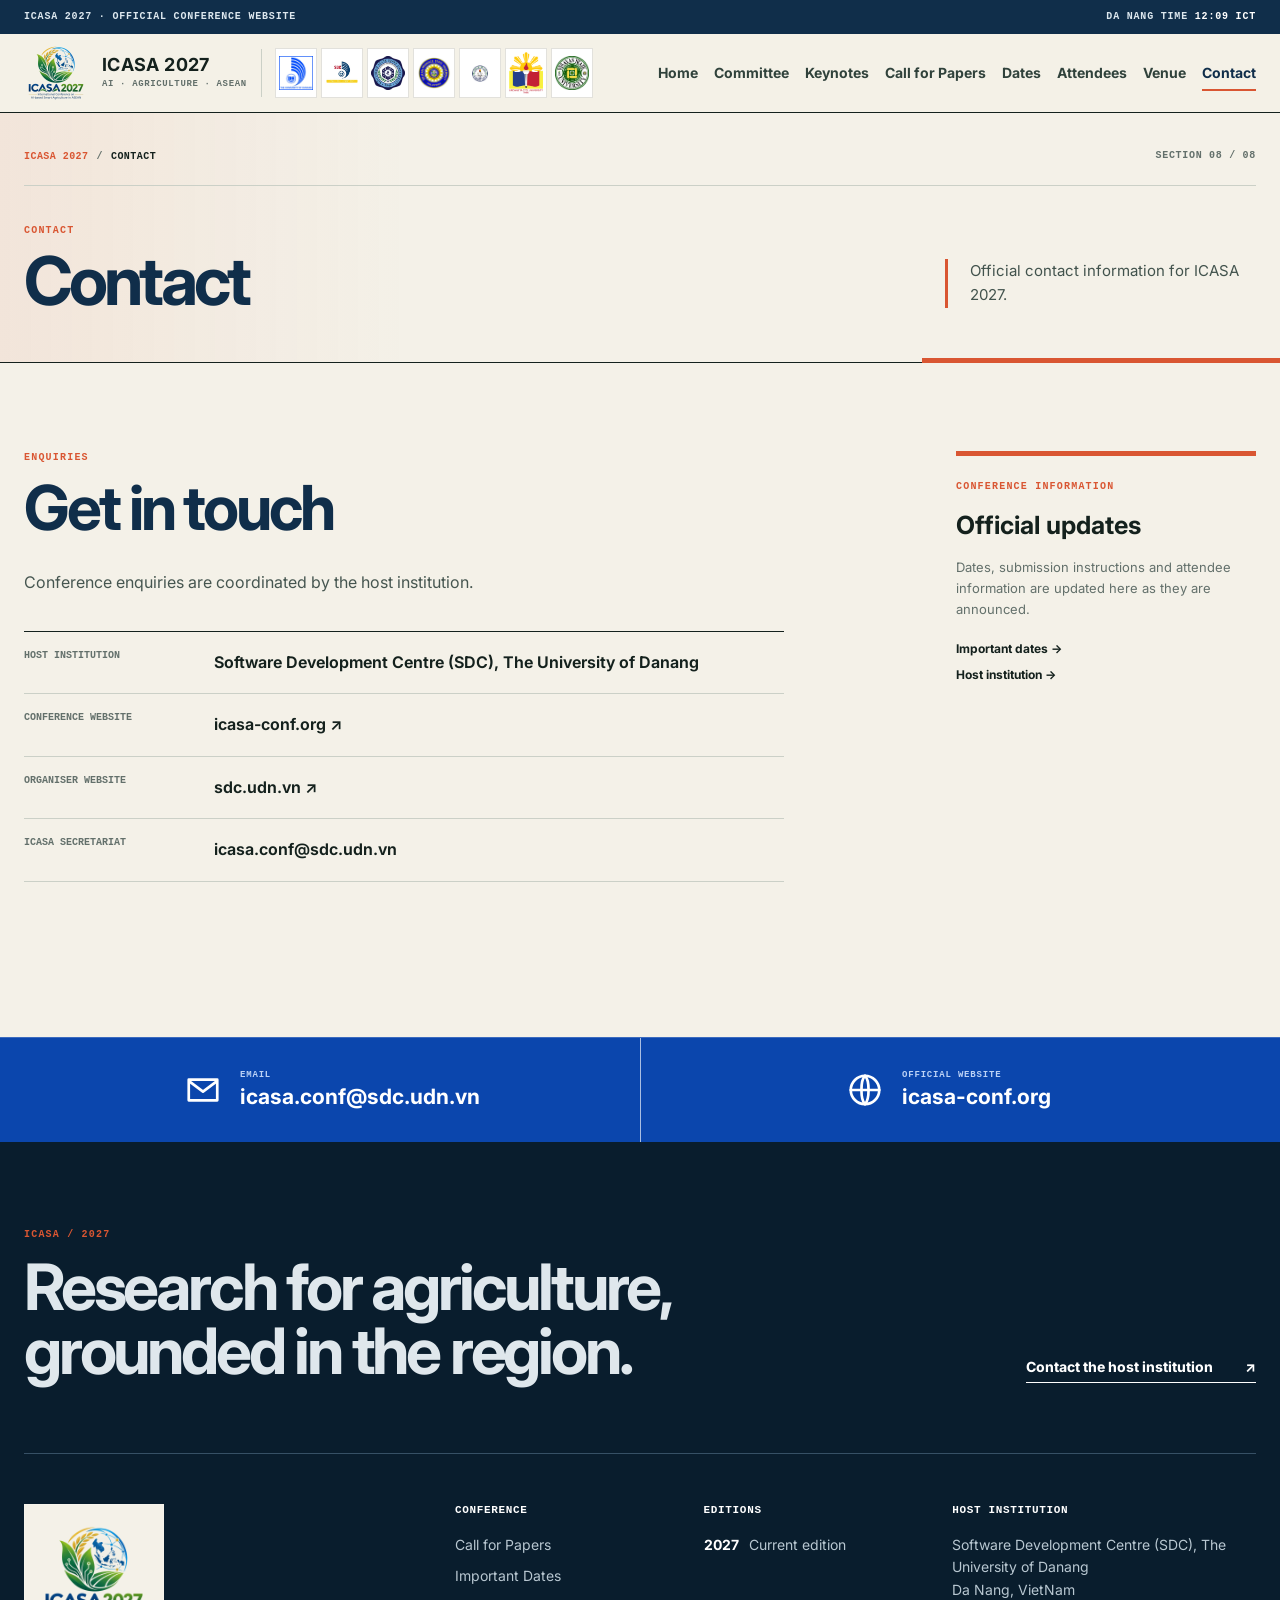
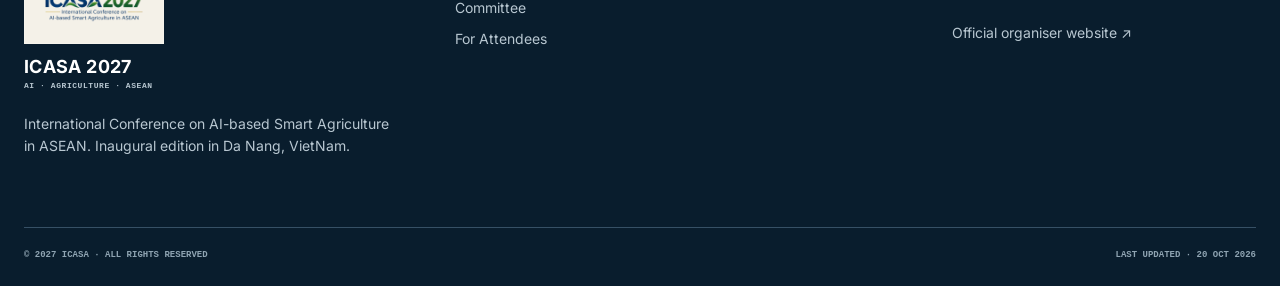
<file: contact.html>
<!doctype html>
<html lang="en"><head>
<meta charset="utf-8"><meta name="viewport" content="width=device-width,initial-scale=1">
<meta name="theme-color" content="#102e4a">
<meta name="description" content="Official host institution and contact information for ICASA 2027.">
<title>Contact | ICASA 2027</title>
<meta property="og:type" content="website">
<meta property="og:site_name" content="ICASA 2027">
<meta property="og:locale" content="en_US">
<meta property="og:title" content="Contact | ICASA 2027">
<meta property="og:description" content="Official host institution and contact information for ICASA 2027.">
<meta property="og:url" content="https://icasa-conf.org/contact.html">
<meta property="og:image" content="https://icasa-conf.org/assets/danang-hero-2027.webp">
<meta property="og:image:width" content="2170">
<meta property="og:image:height" content="725">
<meta property="og:image:alt" content="Da Nang, host city of ICASA 2027">
<meta name="twitter:card" content="summary_large_image">
<meta name="twitter:title" content="Contact | ICASA 2027">
<meta name="twitter:description" content="Official host institution and contact information for ICASA 2027.">
<meta name="twitter:image" content="https://icasa-conf.org/assets/danang-hero-2027.webp">
<link rel="icon" type="image/png" sizes="192x192" href="assets/favicon-icasa.png?v=2027-9">
<link rel="apple-touch-icon" href="assets/favicon-icasa.png?v=2027-9">
<link rel="preconnect" href="https://fonts.googleapis.com">
<link rel="preconnect" href="https://fonts.gstatic.com" crossorigin>
<link href="https://fonts.googleapis.com/css2?family=Inter:wght@400;500;600;700;800&amp;display=swap" rel="stylesheet">
<script>document.documentElement.classList.add('js','is-loading');window.__ICASA_LOAD_START=performance.now();setTimeout(function(){document.documentElement.classList.remove('is-loading')},1000);</script>
<link rel="stylesheet" href="assets/style.css?v=2027-29">
<link rel="stylesheet" href="assets/enhancements.css?v=2027-29">
<style>
.hero{background-image:linear-gradient(90deg,rgb(244 241 232 / .82) 0%,rgb(244 241 232 / .68) 42%,rgb(244 241 232 / .38) 100%),linear-gradient(0deg,rgb(244 241 232 / .66) 0%,transparent 48%),url("assets/danang-hero-2027.webp")}
@media(max-width:580px){.hero{background-image:linear-gradient(90deg,rgb(244 241 232 / .92),rgb(244 241 232 / .67)),linear-gradient(0deg,rgb(244 241 232 / .82),transparent 48%),url("assets/danang-hero-2027.webp")}}
</style>
<script src="assets/site-data.js?v=2027-29" defer></script><script src="assets/main.js?v=2027-29" defer></script>
</head><body data-page="contact.html">
<div class="site-loader" role="status" aria-label="Loading ICASA 2027"><div class="loader-emblem" aria-hidden="true"><span class="loader-orbit"></span><span class="loader-logo"><img src="assets/icasa-2027-logo.webp" alt="" width="512" height="512"></span></div><div class="loader-copy"><strong>ICASA 2027</strong><span>AI · Agriculture · ASEAN</span></div><span class="loader-progress" aria-hidden="true"><i></i></span></div>
<a class="skip-link" href="#main-content">Skip to main content</a>
<div class="reading-progress" aria-hidden="true"><span></span></div>
<div class="utility"><div class="container utility-inner"><span>ICASA 2027 · Official conference website</span><span>Da Nang time <strong data-live-time>ICT</strong></span></div></div>
<header class="site-header" data-header><div class="container nav-container"><a class="brand" href="index.html" aria-label="ICASA 2027 home">
      <span class="conference-logo" aria-hidden="true"><img src="assets/icasa-2027-logo.webp" alt="" width="512" height="512"></span>
      <span class="brand-copy"><strong>ICASA 2027</strong><small>AI · Agriculture · ASEAN</small></span>
      <span class="brand-partners" aria-hidden="true"><img src="assets/udn-logo.webp" alt="" width="640" height="640"><img src="assets/sdc-logo.jpg" alt="" width="500" height="500"><img src="assets/Southern_Leyte_State_University.png" alt="" width="3349" height="3352"><img src="assets/BiPSU.jpg" alt="" width="564" height="543"><img src="assets/logo Western Leyte College of Ormoc.png" alt="" width="600" height="300"><img src="assets/urdaneta city university.png" alt="" width="400" height="500"><img src="assets/VSU Logo 2016-67f38a29.png" alt="" width="2444" height="2444"></span>
    </a>
<button class="nav-toggle" aria-expanded="false" aria-label="Open navigation" aria-controls="primary-nav" data-menu-toggle><span class="hamburger" aria-hidden="true"><i></i><i></i><i></i></span></button>
<nav class="site-nav" id="primary-nav" aria-label="Main navigation" data-site-nav><a href="index.html" class="" >Home</a><a href="committee.html" class="" >Committee</a><a href="keynote-speakers.html" class="" >Keynotes</a><a href="call-for-papers.html" class="" >Call for Papers</a><a href="important-dates.html" class="" >Dates</a><a href="registration.html" class="" >Attendees</a><a href="venue.html" class="" >Venue</a><a href="contact.html" class="active" aria-current="page">Contact</a></nav></div></header>
<main id="main-content"><section class="page-head"><div class="container">
      <div class="page-head-meta"><nav class="breadcrumb" aria-label="Breadcrumb"><a href="index.html">ICASA 2027</a><span aria-hidden="true">/</span><span aria-current="page">Contact</span></nav><span class="page-index" aria-label="Page 8 of 8">Section 08 / 08</span></div>
      <div class="page-title-grid"><div><span class="section-label">Contact</span><h1>Contact</h1></div><p class="intro">Official contact information for ICASA 2027.</p></div>
    </div></section><section class="content"><div class="container inner-grid"><div class="prose" data-reveal><span class="section-label">Enquiries</span><h2>Get in touch</h2><p>Conference enquiries are coordinated by the host institution.</p><dl class="contact-list"><div><dt>Host institution</dt><dd>Software Development Centre (SDC), The University of Danang</dd></div><div><dt>Conference website</dt><dd><a href="https://icasa-conf.org" target="_blank" rel="noopener noreferrer">icasa-conf.org ↗</a></dd></div><div><dt>Organiser website</dt><dd><a href="https://sdc.udn.vn/" target="_blank" rel="noopener noreferrer">sdc.udn.vn ↗</a></dd></div><div><dt>ICASA secretariat</dt><dd><a href="mailto:icasa.conf@sdc.udn.vn">icasa.conf@sdc.udn.vn</a></dd></div></dl></div><aside class="aside-card" data-reveal><span class="section-label">Conference information</span><h3>Official updates</h3><p>Dates, submission instructions and attendee information are updated here as they are announced.</p><div class="aside-links"><a href="important-dates.html">Important dates →</a><a href="contact.html">Host institution →</a></div></aside></div></section></main>
<section class="contact-strip" aria-label="Official conference contact channels"><div class="container contact-strip-grid">
      <a href="mailto:icasa.conf@sdc.udn.vn"><svg viewBox="0 0 24 24" aria-hidden="true"><path d="M3 5.5h18v13H3zM4 7l8 6 8-6"/></svg><span><small>Email</small><strong>icasa.conf@sdc.udn.vn</strong></span></a>
      <a href="https://icasa-conf.org" target="_blank" rel="noopener noreferrer"><svg viewBox="0 0 24 24" aria-hidden="true"><circle cx="12" cy="12" r="9"/><path d="M3 12h18M12 3c3 3 3 15 0 18M12 3c-3 3-3 15 0 18"/></svg><span><small>Official website</small><strong>icasa-conf.org</strong></span></a>
    </div></section>
<footer class="footer"><div class="container"><div class="footer-lead"><div><span class="section-label">ICASA / 2027</span><h2>Research for agriculture,<br>grounded in the region.</h2></div><a class="text-link light" href="contact.html">Contact the host institution <span>↗</span></a></div><div class="footer-grid"><div><a class="brand" href="index.html" aria-label="ICASA 2027 home">
      <span class="conference-logo" aria-hidden="true"><img src="assets/icasa-2027-logo.webp" alt="" width="512" height="512"></span>
      <span class="brand-copy"><strong>ICASA 2027</strong><small>AI · Agriculture · ASEAN</small></span>
      <span class="brand-partners" aria-hidden="true"><img src="assets/udn-logo.webp" alt="" width="640" height="640"><img src="assets/sdc-logo.jpg" alt="" width="500" height="500"><img src="assets/Southern_Leyte_State_University.png" alt="" width="3349" height="3352"><img src="assets/BiPSU.jpg" alt="" width="564" height="543"><img src="assets/logo Western Leyte College of Ormoc.png" alt="" width="600" height="300"><img src="assets/urdaneta city university.png" alt="" width="400" height="500"><img src="assets/VSU Logo 2016-67f38a29.png" alt="" width="2444" height="2444"></span>
    </a><p>International Conference on AI-based Smart Agriculture in ASEAN. Inaugural edition in Da Nang, VietNam.</p></div><div><h3>Conference</h3><div class="footer-links"><a href="call-for-papers.html">Call for Papers</a><a href="important-dates.html">Important Dates</a><a href="committee.html">Committee</a><a href="registration.html">For Attendees</a></div></div><div><h3>Editions</h3><div class="footer-links edition-links"><span><strong>2027</strong> Current edition</span></div></div><div><h3>Host institution</h3><p>Software Development Centre (SDC), The University of Danang<br>Da Nang, VietNam</p><a href="https://sdc.udn.vn/" target="_blank" rel="noopener noreferrer">Official organiser website ↗</a></div></div><div class="copyright"><span>© 2027 ICASA · All rights reserved</span><span>Last updated · 20 Oct 2026</span></div></div></footer>
<button class="to-top" type="button" aria-label="Back to top" data-to-top>↑</button>
</body></html>
</file>
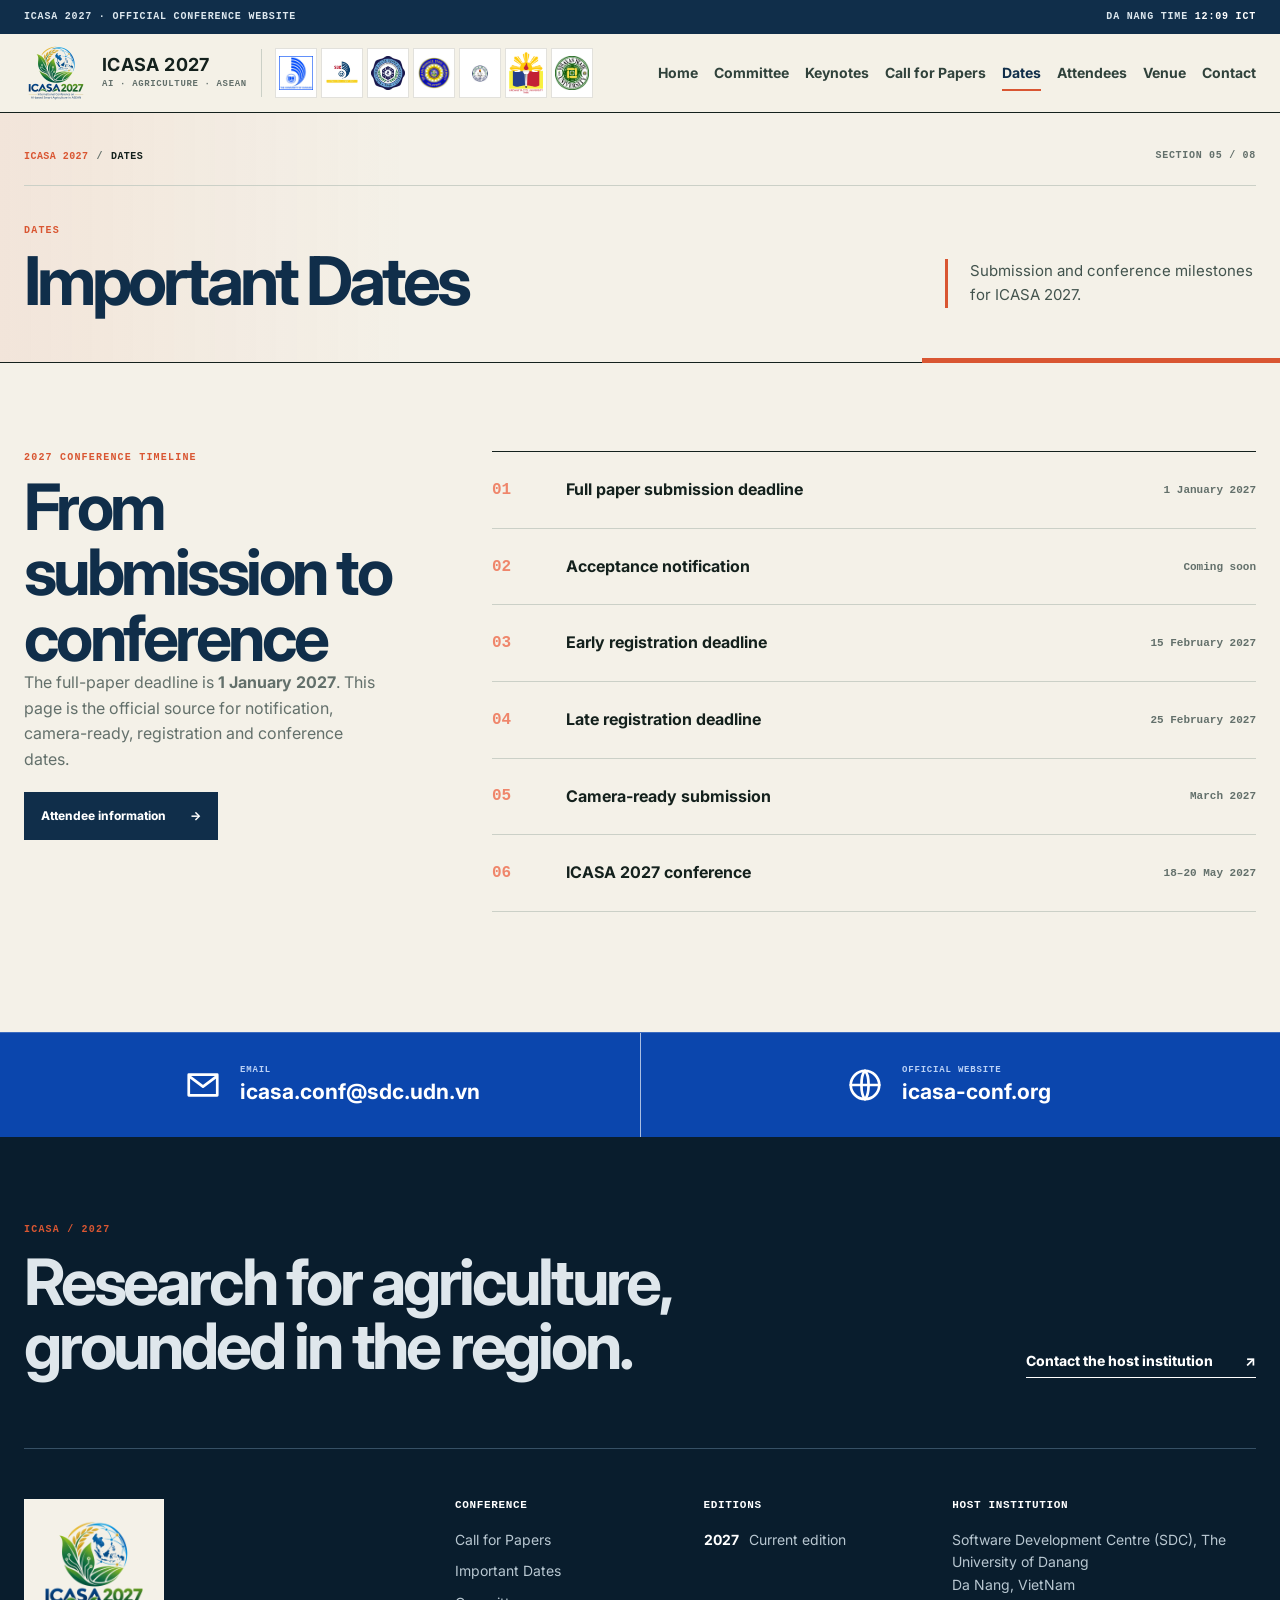
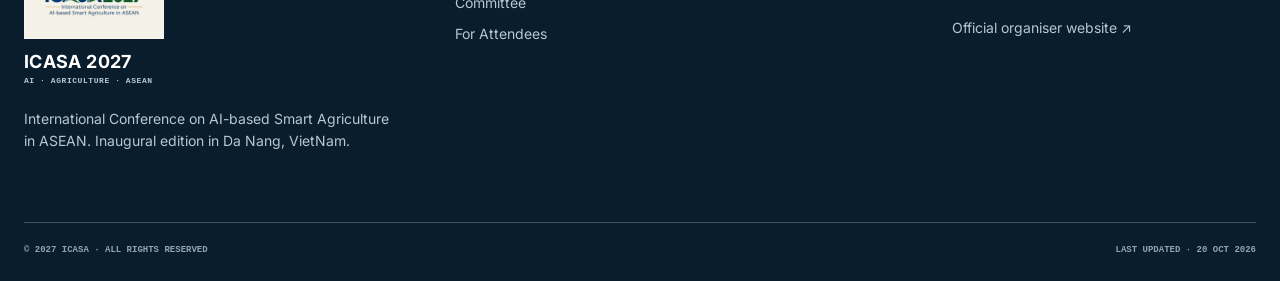
<file: important-dates.html>
<!doctype html>
<html lang="en"><head>
<meta charset="utf-8"><meta name="viewport" content="width=device-width,initial-scale=1">
<meta name="theme-color" content="#102e4a">
<meta name="description" content="Official milestone information for ICASA 2027.">
<title>Important Dates | ICASA 2027</title>
<meta property="og:type" content="website">
<meta property="og:site_name" content="ICASA 2027">
<meta property="og:locale" content="en_US">
<meta property="og:title" content="Important Dates | ICASA 2027">
<meta property="og:description" content="Official milestone information for ICASA 2027.">
<meta property="og:url" content="https://icasa-conf.org/important-dates.html">
<meta property="og:image" content="https://icasa-conf.org/assets/danang-hero-2027.webp">
<meta property="og:image:width" content="2170">
<meta property="og:image:height" content="725">
<meta property="og:image:alt" content="Da Nang, host city of ICASA 2027">
<meta name="twitter:card" content="summary_large_image">
<meta name="twitter:title" content="Important Dates | ICASA 2027">
<meta name="twitter:description" content="Official milestone information for ICASA 2027.">
<meta name="twitter:image" content="https://icasa-conf.org/assets/danang-hero-2027.webp">
<link rel="icon" type="image/png" sizes="192x192" href="assets/favicon-icasa.png?v=2027-9">
<link rel="apple-touch-icon" href="assets/favicon-icasa.png?v=2027-9">
<link rel="preconnect" href="https://fonts.googleapis.com">
<link rel="preconnect" href="https://fonts.gstatic.com" crossorigin>
<link href="https://fonts.googleapis.com/css2?family=Inter:wght@400;500;600;700;800&amp;display=swap" rel="stylesheet">
<script>document.documentElement.classList.add('js','is-loading');window.__ICASA_LOAD_START=performance.now();setTimeout(function(){document.documentElement.classList.remove('is-loading')},1000);</script>
<link rel="stylesheet" href="assets/style.css?v=2027-29">
<link rel="stylesheet" href="assets/enhancements.css?v=2027-29">
<style>
.hero{background-image:linear-gradient(90deg,rgb(244 241 232 / .82) 0%,rgb(244 241 232 / .68) 42%,rgb(244 241 232 / .38) 100%),linear-gradient(0deg,rgb(244 241 232 / .66) 0%,transparent 48%),url("assets/danang-hero-2027.webp")}
@media(max-width:580px){.hero{background-image:linear-gradient(90deg,rgb(244 241 232 / .92),rgb(244 241 232 / .67)),linear-gradient(0deg,rgb(244 241 232 / .82),transparent 48%),url("assets/danang-hero-2027.webp")}}
</style>
<script src="assets/site-data.js?v=2027-29" defer></script><script src="assets/main.js?v=2027-29" defer></script>
</head><body data-page="important-dates.html">
<div class="site-loader" role="status" aria-label="Loading ICASA 2027"><div class="loader-emblem" aria-hidden="true"><span class="loader-orbit"></span><span class="loader-logo"><img src="assets/icasa-2027-logo.webp" alt="" width="512" height="512"></span></div><div class="loader-copy"><strong>ICASA 2027</strong><span>AI · Agriculture · ASEAN</span></div><span class="loader-progress" aria-hidden="true"><i></i></span></div>
<a class="skip-link" href="#main-content">Skip to main content</a>
<div class="reading-progress" aria-hidden="true"><span></span></div>
<div class="utility"><div class="container utility-inner"><span>ICASA 2027 · Official conference website</span><span>Da Nang time <strong data-live-time>ICT</strong></span></div></div>
<header class="site-header" data-header><div class="container nav-container"><a class="brand" href="index.html" aria-label="ICASA 2027 home">
      <span class="conference-logo" aria-hidden="true"><img src="assets/icasa-2027-logo.webp" alt="" width="512" height="512"></span>
      <span class="brand-copy"><strong>ICASA 2027</strong><small>AI · Agriculture · ASEAN</small></span>
      <span class="brand-partners" aria-hidden="true"><img src="assets/udn-logo.webp" alt="" width="640" height="640"><img src="assets/sdc-logo.jpg" alt="" width="500" height="500"><img src="assets/Southern_Leyte_State_University.png" alt="" width="3349" height="3352"><img src="assets/BiPSU.jpg" alt="" width="564" height="543"><img src="assets/logo Western Leyte College of Ormoc.png" alt="" width="600" height="300"><img src="assets/urdaneta city university.png" alt="" width="400" height="500"><img src="assets/VSU Logo 2016-67f38a29.png" alt="" width="2444" height="2444"></span>
    </a>
<button class="nav-toggle" aria-expanded="false" aria-label="Open navigation" aria-controls="primary-nav" data-menu-toggle><span class="hamburger" aria-hidden="true"><i></i><i></i><i></i></span></button>
<nav class="site-nav" id="primary-nav" aria-label="Main navigation" data-site-nav><a href="index.html" class="" >Home</a><a href="committee.html" class="" >Committee</a><a href="keynote-speakers.html" class="" >Keynotes</a><a href="call-for-papers.html" class="" >Call for Papers</a><a href="important-dates.html" class="active" aria-current="page">Dates</a><a href="registration.html" class="" >Attendees</a><a href="venue.html" class="" >Venue</a><a href="contact.html" class="" >Contact</a></nav></div></header>
<main id="main-content"><section class="page-head"><div class="container">
      <div class="page-head-meta"><nav class="breadcrumb" aria-label="Breadcrumb"><a href="index.html">ICASA 2027</a><span aria-hidden="true">/</span><span aria-current="page">Dates</span></nav><span class="page-index" aria-label="Page 5 of 8">Section 05 / 08</span></div>
      <div class="page-title-grid"><div><span class="section-label">Dates</span><h1>Important Dates</h1></div><p class="intro">Submission and conference milestones for ICASA 2027.</p></div>
    </div></section><section class="content"><div class="container dates-page"><div><span class="section-label">2027 conference timeline</span><h2>From submission to conference</h2><p>The full-paper deadline is <strong>1 January 2027</strong>. This page is the official source for notification, camera-ready, registration and conference dates.</p><a class="btn primary" href="registration.html#important-dates">Attendee information <span>→</span></a></div><div class="deadline-list full" data-deadlines><noscript>Enable JavaScript to view the conference timeline.</noscript></div></div></section></main>
<section class="contact-strip" aria-label="Official conference contact channels"><div class="container contact-strip-grid">
      <a href="mailto:icasa.conf@sdc.udn.vn"><svg viewBox="0 0 24 24" aria-hidden="true"><path d="M3 5.5h18v13H3zM4 7l8 6 8-6"/></svg><span><small>Email</small><strong>icasa.conf@sdc.udn.vn</strong></span></a>
      <a href="https://icasa-conf.org" target="_blank" rel="noopener noreferrer"><svg viewBox="0 0 24 24" aria-hidden="true"><circle cx="12" cy="12" r="9"/><path d="M3 12h18M12 3c3 3 3 15 0 18M12 3c-3 3-3 15 0 18"/></svg><span><small>Official website</small><strong>icasa-conf.org</strong></span></a>
    </div></section>
<footer class="footer"><div class="container"><div class="footer-lead"><div><span class="section-label">ICASA / 2027</span><h2>Research for agriculture,<br>grounded in the region.</h2></div><a class="text-link light" href="contact.html">Contact the host institution <span>↗</span></a></div><div class="footer-grid"><div><a class="brand" href="index.html" aria-label="ICASA 2027 home">
      <span class="conference-logo" aria-hidden="true"><img src="assets/icasa-2027-logo.webp" alt="" width="512" height="512"></span>
      <span class="brand-copy"><strong>ICASA 2027</strong><small>AI · Agriculture · ASEAN</small></span>
      <span class="brand-partners" aria-hidden="true"><img src="assets/udn-logo.webp" alt="" width="640" height="640"><img src="assets/sdc-logo.jpg" alt="" width="500" height="500"><img src="assets/Southern_Leyte_State_University.png" alt="" width="3349" height="3352"><img src="assets/BiPSU.jpg" alt="" width="564" height="543"><img src="assets/logo Western Leyte College of Ormoc.png" alt="" width="600" height="300"><img src="assets/urdaneta city university.png" alt="" width="400" height="500"><img src="assets/VSU Logo 2016-67f38a29.png" alt="" width="2444" height="2444"></span>
    </a><p>International Conference on AI-based Smart Agriculture in ASEAN. Inaugural edition in Da Nang, VietNam.</p></div><div><h3>Conference</h3><div class="footer-links"><a href="call-for-papers.html">Call for Papers</a><a href="important-dates.html">Important Dates</a><a href="committee.html">Committee</a><a href="registration.html">For Attendees</a></div></div><div><h3>Editions</h3><div class="footer-links edition-links"><span><strong>2027</strong> Current edition</span></div></div><div><h3>Host institution</h3><p>Software Development Centre (SDC), The University of Danang<br>Da Nang, VietNam</p><a href="https://sdc.udn.vn/" target="_blank" rel="noopener noreferrer">Official organiser website ↗</a></div></div><div class="copyright"><span>© 2027 ICASA · All rights reserved</span><span>Last updated · 20 Oct 2026</span></div></div></footer>
<button class="to-top" type="button" aria-label="Back to top" data-to-top>↑</button>
</body></html>
</file>
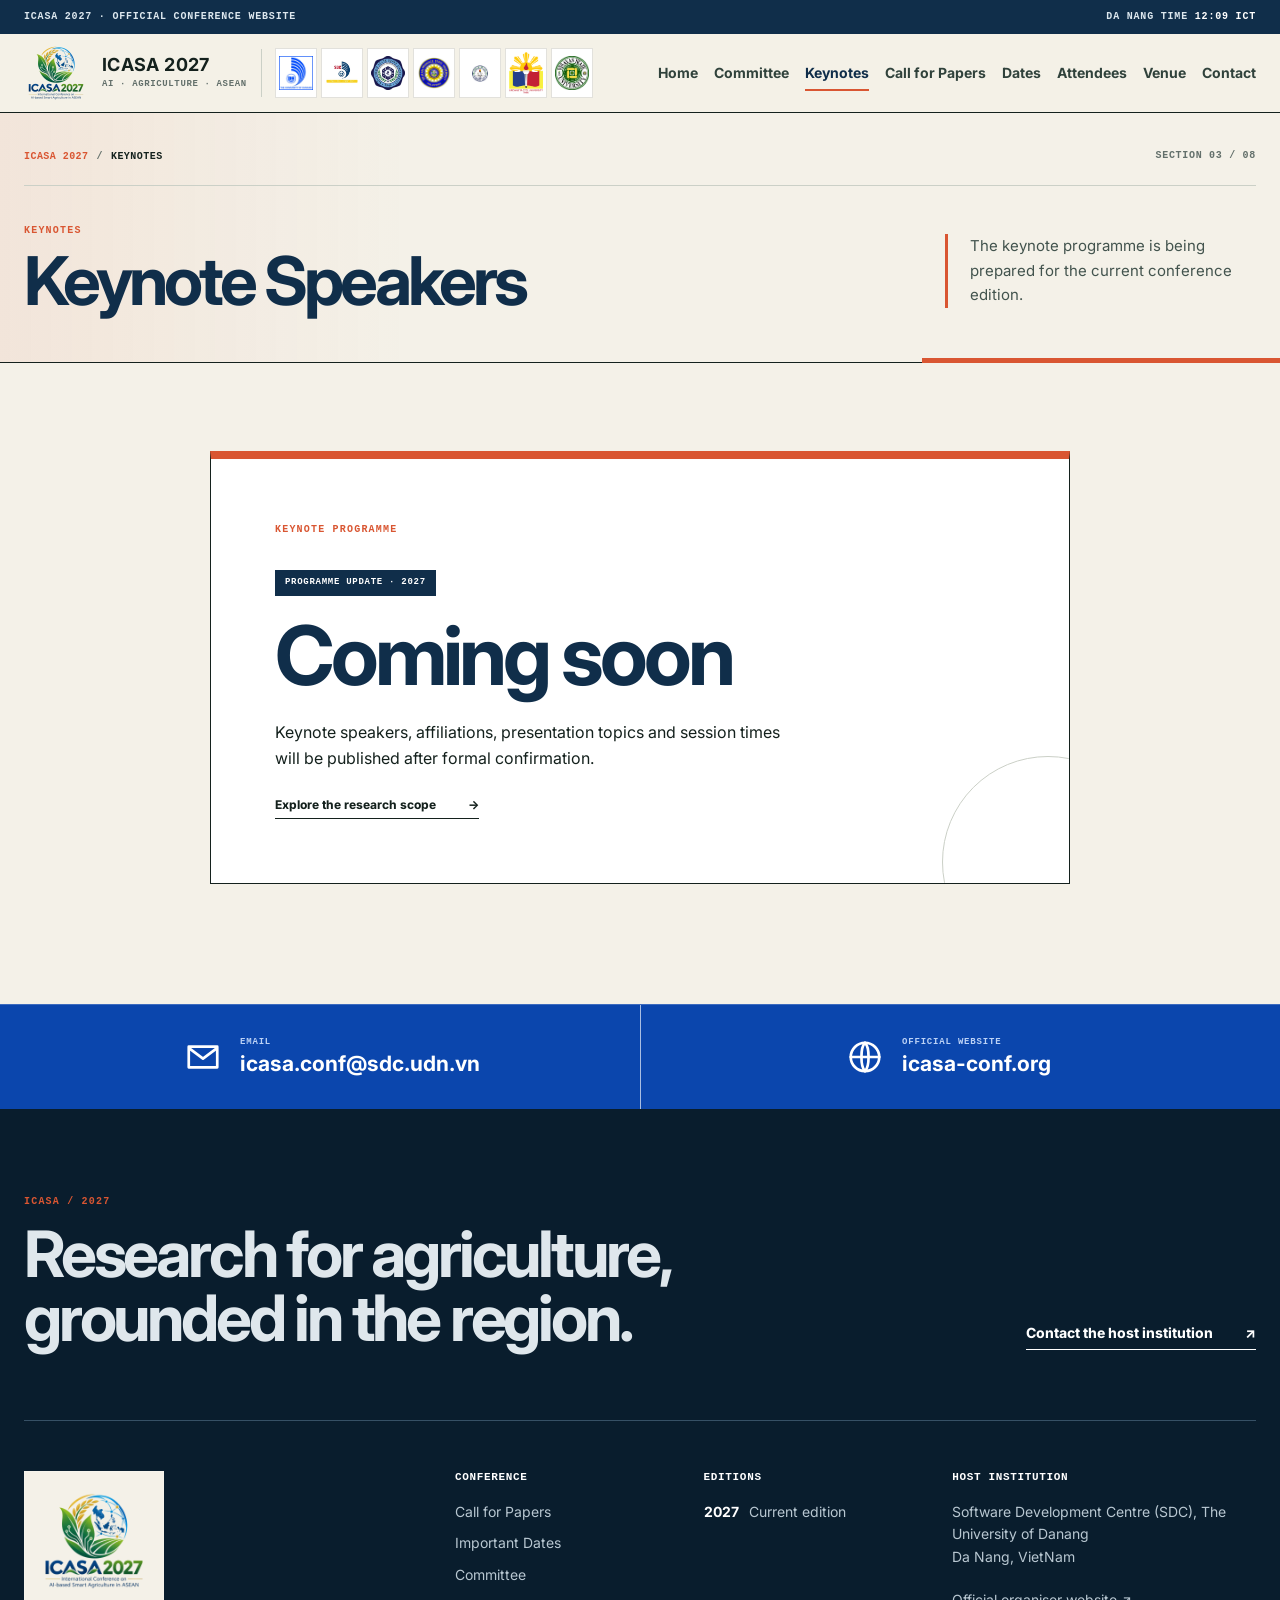
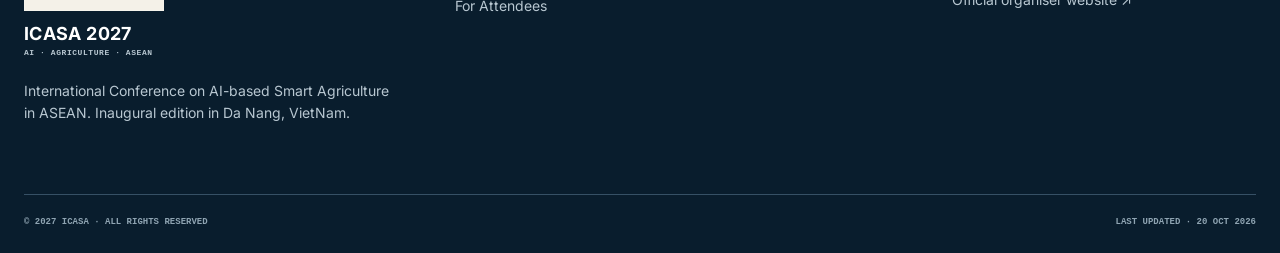
<file: keynote-speakers.html>
<!doctype html>
<html lang="en"><head>
<meta charset="utf-8"><meta name="viewport" content="width=device-width,initial-scale=1">
<meta name="theme-color" content="#102e4a">
<meta name="description" content="Keynote speaker announcements for ICASA 2027.">
<title>Keynote Speakers | ICASA 2027</title>
<meta property="og:type" content="website">
<meta property="og:site_name" content="ICASA 2027">
<meta property="og:locale" content="en_US">
<meta property="og:title" content="Keynote Speakers | ICASA 2027">
<meta property="og:description" content="Keynote speaker announcements for ICASA 2027.">
<meta property="og:url" content="https://icasa-conf.org/keynote-speakers.html">
<meta property="og:image" content="https://icasa-conf.org/assets/danang-hero-2027.webp">
<meta property="og:image:width" content="2170">
<meta property="og:image:height" content="725">
<meta property="og:image:alt" content="Da Nang, host city of ICASA 2027">
<meta name="twitter:card" content="summary_large_image">
<meta name="twitter:title" content="Keynote Speakers | ICASA 2027">
<meta name="twitter:description" content="Keynote speaker announcements for ICASA 2027.">
<meta name="twitter:image" content="https://icasa-conf.org/assets/danang-hero-2027.webp">
<link rel="icon" type="image/png" sizes="192x192" href="assets/favicon-icasa.png?v=2027-9">
<link rel="apple-touch-icon" href="assets/favicon-icasa.png?v=2027-9">
<link rel="preconnect" href="https://fonts.googleapis.com">
<link rel="preconnect" href="https://fonts.gstatic.com" crossorigin>
<link href="https://fonts.googleapis.com/css2?family=Inter:wght@400;500;600;700;800&amp;display=swap" rel="stylesheet">
<script>document.documentElement.classList.add('js','is-loading');window.__ICASA_LOAD_START=performance.now();setTimeout(function(){document.documentElement.classList.remove('is-loading')},1000);</script>
<link rel="stylesheet" href="assets/style.css?v=2027-29">
<link rel="stylesheet" href="assets/enhancements.css?v=2027-29">
<style>
.hero{background-image:linear-gradient(90deg,rgb(244 241 232 / .82) 0%,rgb(244 241 232 / .68) 42%,rgb(244 241 232 / .38) 100%),linear-gradient(0deg,rgb(244 241 232 / .66) 0%,transparent 48%),url("assets/danang-hero-2027.webp")}
@media(max-width:580px){.hero{background-image:linear-gradient(90deg,rgb(244 241 232 / .92),rgb(244 241 232 / .67)),linear-gradient(0deg,rgb(244 241 232 / .82),transparent 48%),url("assets/danang-hero-2027.webp")}}
</style>
<script src="assets/site-data.js?v=2027-29" defer></script><script src="assets/main.js?v=2027-29" defer></script>
</head><body data-page="keynote-speakers.html">
<div class="site-loader" role="status" aria-label="Loading ICASA 2027"><div class="loader-emblem" aria-hidden="true"><span class="loader-orbit"></span><span class="loader-logo"><img src="assets/icasa-2027-logo.webp" alt="" width="512" height="512"></span></div><div class="loader-copy"><strong>ICASA 2027</strong><span>AI · Agriculture · ASEAN</span></div><span class="loader-progress" aria-hidden="true"><i></i></span></div>
<a class="skip-link" href="#main-content">Skip to main content</a>
<div class="reading-progress" aria-hidden="true"><span></span></div>
<div class="utility"><div class="container utility-inner"><span>ICASA 2027 · Official conference website</span><span>Da Nang time <strong data-live-time>ICT</strong></span></div></div>
<header class="site-header" data-header><div class="container nav-container"><a class="brand" href="index.html" aria-label="ICASA 2027 home">
      <span class="conference-logo" aria-hidden="true"><img src="assets/icasa-2027-logo.webp" alt="" width="512" height="512"></span>
      <span class="brand-copy"><strong>ICASA 2027</strong><small>AI · Agriculture · ASEAN</small></span>
      <span class="brand-partners" aria-hidden="true"><img src="assets/udn-logo.webp" alt="" width="640" height="640"><img src="assets/sdc-logo.jpg" alt="" width="500" height="500"><img src="assets/Southern_Leyte_State_University.png" alt="" width="3349" height="3352"><img src="assets/BiPSU.jpg" alt="" width="564" height="543"><img src="assets/logo Western Leyte College of Ormoc.png" alt="" width="600" height="300"><img src="assets/urdaneta city university.png" alt="" width="400" height="500"><img src="assets/VSU Logo 2016-67f38a29.png" alt="" width="2444" height="2444"></span>
    </a>
<button class="nav-toggle" aria-expanded="false" aria-label="Open navigation" aria-controls="primary-nav" data-menu-toggle><span class="hamburger" aria-hidden="true"><i></i><i></i><i></i></span></button>
<nav class="site-nav" id="primary-nav" aria-label="Main navigation" data-site-nav><a href="index.html" class="" >Home</a><a href="committee.html" class="" >Committee</a><a href="keynote-speakers.html" class="active" aria-current="page">Keynotes</a><a href="call-for-papers.html" class="" >Call for Papers</a><a href="important-dates.html" class="" >Dates</a><a href="registration.html" class="" >Attendees</a><a href="venue.html" class="" >Venue</a><a href="contact.html" class="" >Contact</a></nav></div></header>
<main id="main-content"><section class="page-head"><div class="container">
      <div class="page-head-meta"><nav class="breadcrumb" aria-label="Breadcrumb"><a href="index.html">ICASA 2027</a><span aria-hidden="true">/</span><span aria-current="page">Keynotes</span></nav><span class="page-index" aria-label="Page 3 of 8">Section 03 / 08</span></div>
      <div class="page-title-grid"><div><span class="section-label">Keynotes</span><h1>Keynote Speakers</h1></div><p class="intro">The keynote programme is being prepared for the current conference edition.</p></div>
    </div></section><section class="content"><div class="container narrow"><div class="empty-state coming-soon-state" data-reveal><span class="section-label">Keynote programme</span><span class="coming-soon-code" aria-hidden="true">Programme update · 2027</span><h2>Coming soon</h2><p>Keynote speakers, affiliations, presentation topics and session times will be published after formal confirmation.</p><a class="text-link" href="call-for-papers.html">Explore the research scope <span>→</span></a></div></div></section></main>
<section class="contact-strip" aria-label="Official conference contact channels"><div class="container contact-strip-grid">
      <a href="mailto:icasa.conf@sdc.udn.vn"><svg viewBox="0 0 24 24" aria-hidden="true"><path d="M3 5.5h18v13H3zM4 7l8 6 8-6"/></svg><span><small>Email</small><strong>icasa.conf@sdc.udn.vn</strong></span></a>
      <a href="https://icasa-conf.org" target="_blank" rel="noopener noreferrer"><svg viewBox="0 0 24 24" aria-hidden="true"><circle cx="12" cy="12" r="9"/><path d="M3 12h18M12 3c3 3 3 15 0 18M12 3c-3 3-3 15 0 18"/></svg><span><small>Official website</small><strong>icasa-conf.org</strong></span></a>
    </div></section>
<footer class="footer"><div class="container"><div class="footer-lead"><div><span class="section-label">ICASA / 2027</span><h2>Research for agriculture,<br>grounded in the region.</h2></div><a class="text-link light" href="contact.html">Contact the host institution <span>↗</span></a></div><div class="footer-grid"><div><a class="brand" href="index.html" aria-label="ICASA 2027 home">
      <span class="conference-logo" aria-hidden="true"><img src="assets/icasa-2027-logo.webp" alt="" width="512" height="512"></span>
      <span class="brand-copy"><strong>ICASA 2027</strong><small>AI · Agriculture · ASEAN</small></span>
      <span class="brand-partners" aria-hidden="true"><img src="assets/udn-logo.webp" alt="" width="640" height="640"><img src="assets/sdc-logo.jpg" alt="" width="500" height="500"><img src="assets/Southern_Leyte_State_University.png" alt="" width="3349" height="3352"><img src="assets/BiPSU.jpg" alt="" width="564" height="543"><img src="assets/logo Western Leyte College of Ormoc.png" alt="" width="600" height="300"><img src="assets/urdaneta city university.png" alt="" width="400" height="500"><img src="assets/VSU Logo 2016-67f38a29.png" alt="" width="2444" height="2444"></span>
    </a><p>International Conference on AI-based Smart Agriculture in ASEAN. Inaugural edition in Da Nang, VietNam.</p></div><div><h3>Conference</h3><div class="footer-links"><a href="call-for-papers.html">Call for Papers</a><a href="important-dates.html">Important Dates</a><a href="committee.html">Committee</a><a href="registration.html">For Attendees</a></div></div><div><h3>Editions</h3><div class="footer-links edition-links"><span><strong>2027</strong> Current edition</span></div></div><div><h3>Host institution</h3><p>Software Development Centre (SDC), The University of Danang<br>Da Nang, VietNam</p><a href="https://sdc.udn.vn/" target="_blank" rel="noopener noreferrer">Official organiser website ↗</a></div></div><div class="copyright"><span>© 2027 ICASA · All rights reserved</span><span>Last updated · 20 Oct 2026</span></div></div></footer>
<button class="to-top" type="button" aria-label="Back to top" data-to-top>↑</button>
</body></html>
</file>
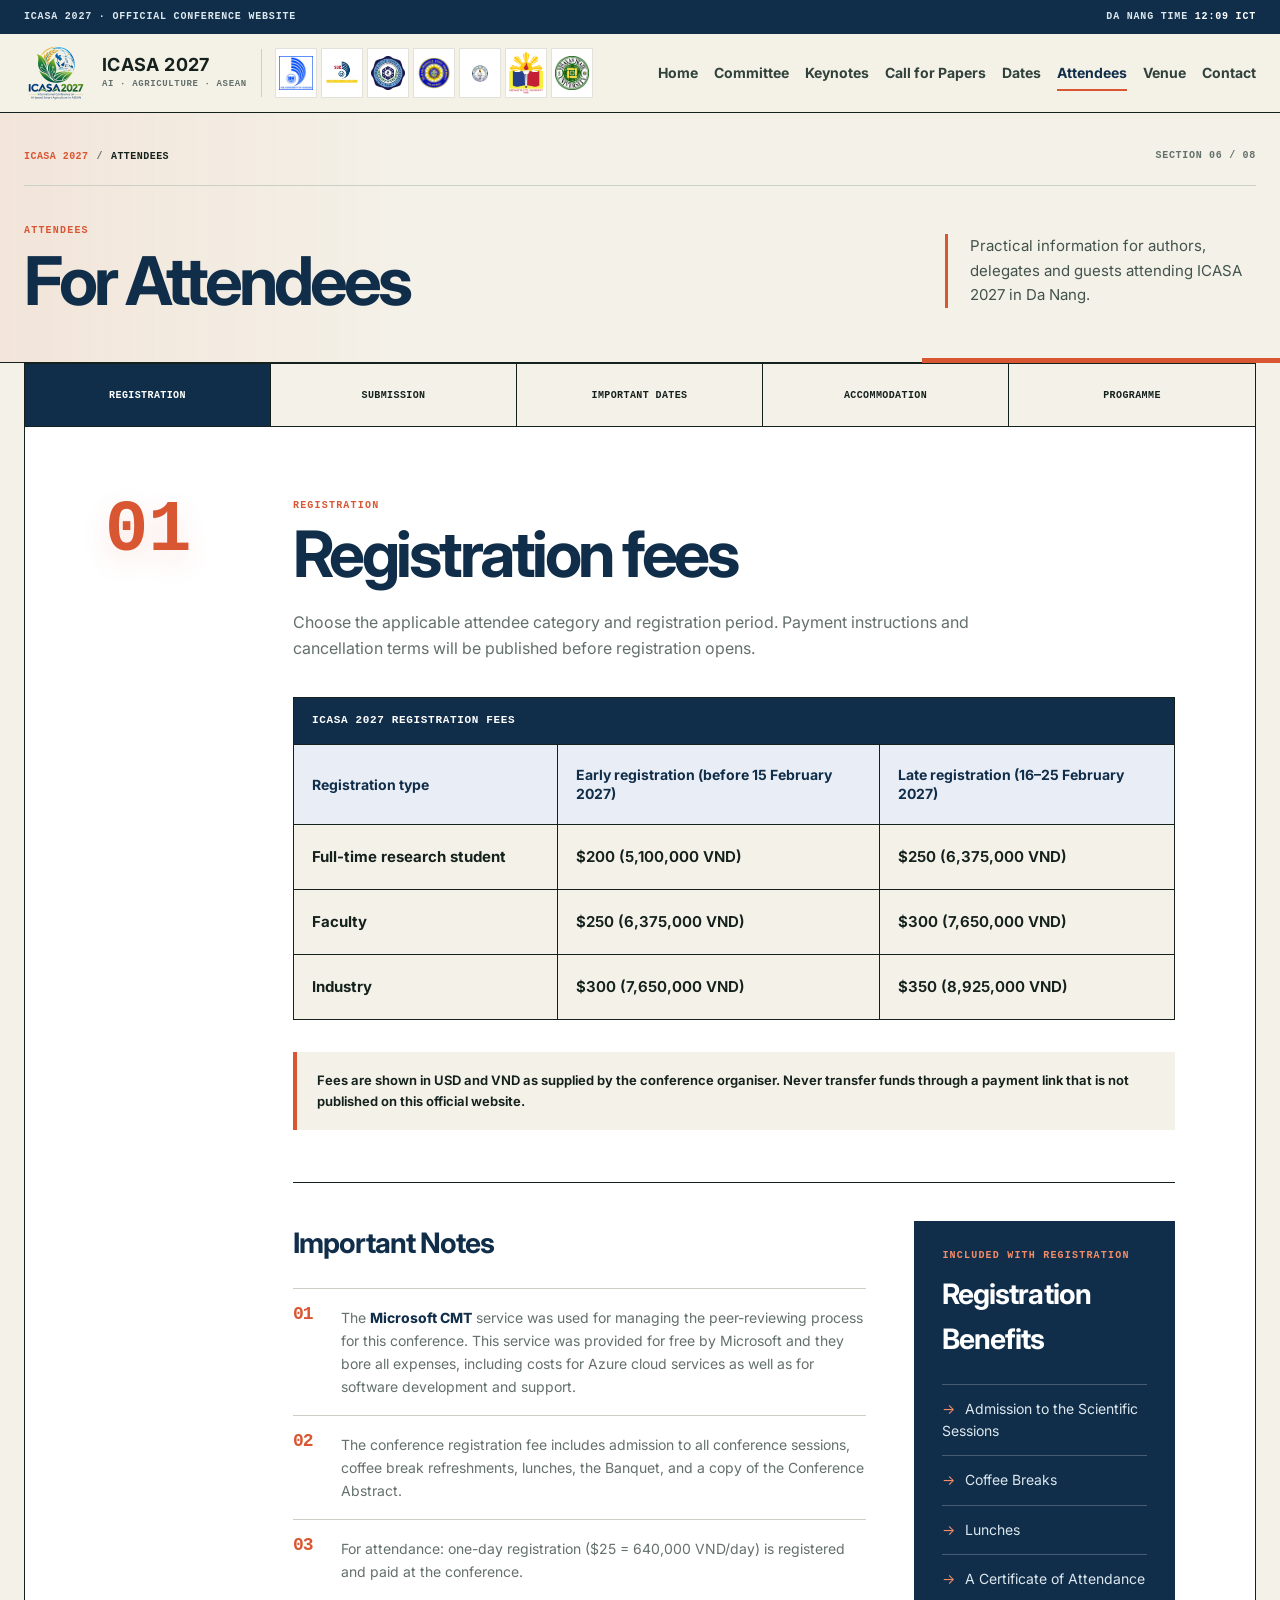
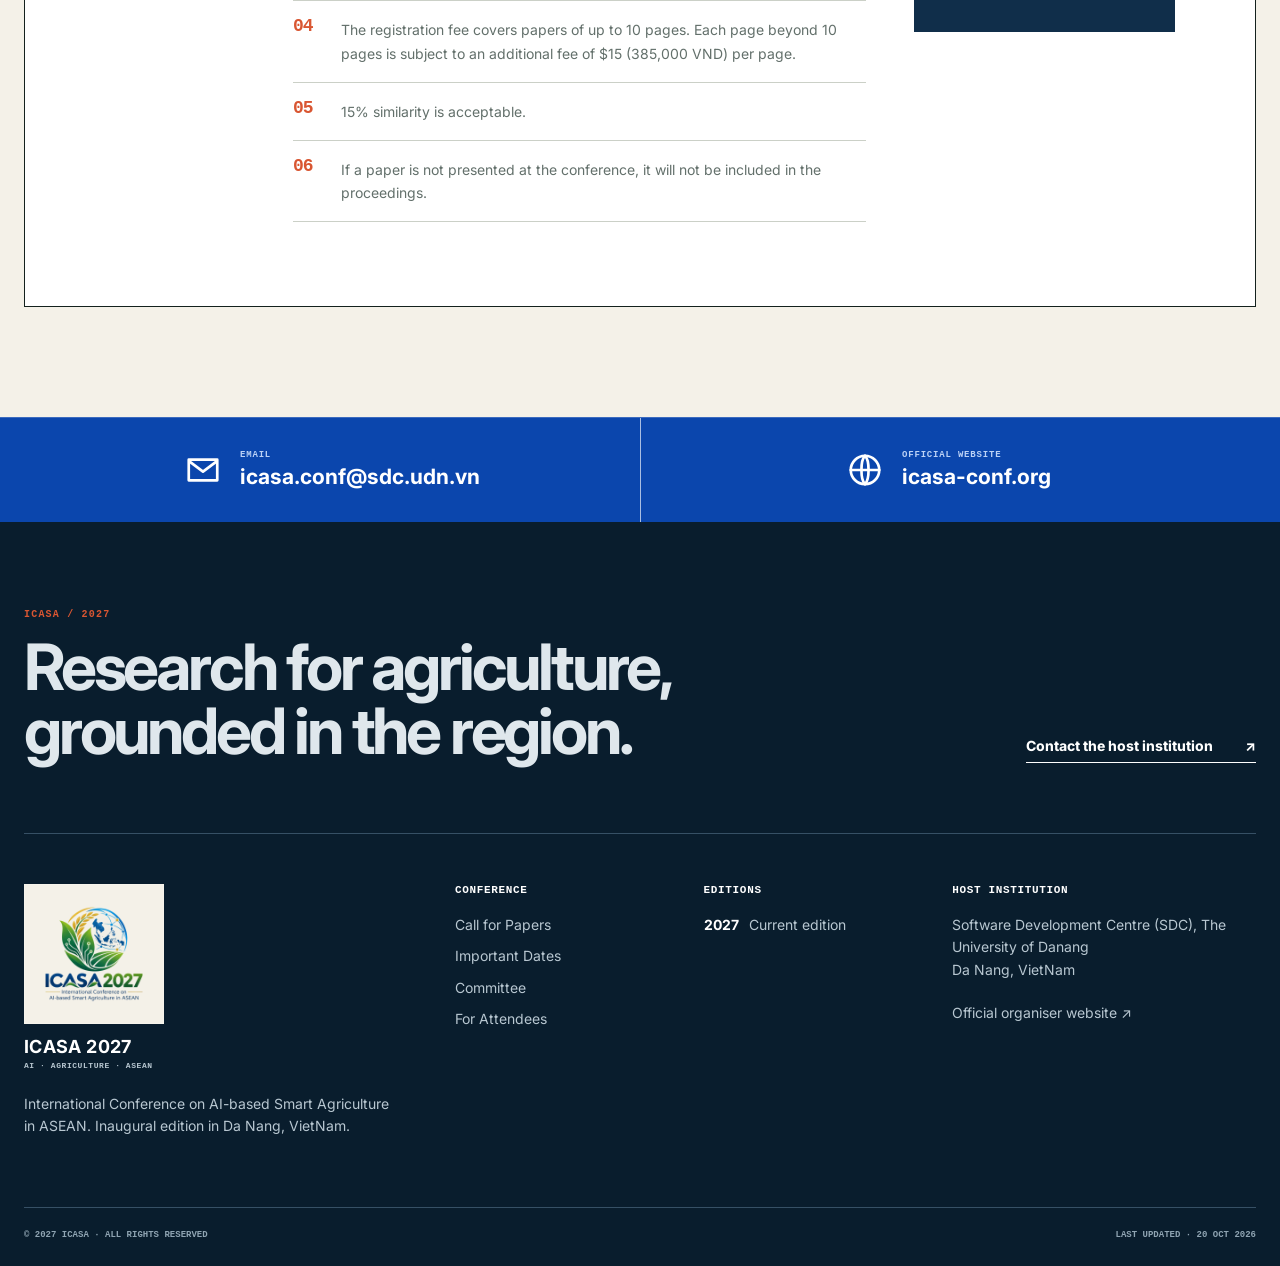
<file: registration.html>
<!doctype html>
<html lang="en"><head>
<meta charset="utf-8"><meta name="viewport" content="width=device-width,initial-scale=1">
<meta name="theme-color" content="#102e4a">
<meta name="description" content="Submission, registration, programme and travel information for ICASA 2027 attendees.">
<title>For Attendees | ICASA 2027</title>
<meta property="og:type" content="website">
<meta property="og:site_name" content="ICASA 2027">
<meta property="og:locale" content="en_US">
<meta property="og:title" content="For Attendees | ICASA 2027">
<meta property="og:description" content="Submission, registration, programme and travel information for ICASA 2027 attendees.">
<meta property="og:url" content="https://icasa-conf.org/registration.html">
<meta property="og:image" content="https://icasa-conf.org/assets/danang-hero-2027.webp">
<meta property="og:image:width" content="2170">
<meta property="og:image:height" content="725">
<meta property="og:image:alt" content="Da Nang, host city of ICASA 2027">
<meta name="twitter:card" content="summary_large_image">
<meta name="twitter:title" content="For Attendees | ICASA 2027">
<meta name="twitter:description" content="Submission, registration, programme and travel information for ICASA 2027 attendees.">
<meta name="twitter:image" content="https://icasa-conf.org/assets/danang-hero-2027.webp">
<link rel="icon" type="image/png" sizes="192x192" href="assets/favicon-icasa.png?v=2027-9">
<link rel="apple-touch-icon" href="assets/favicon-icasa.png?v=2027-9">
<link rel="preconnect" href="https://fonts.googleapis.com">
<link rel="preconnect" href="https://fonts.gstatic.com" crossorigin>
<link href="https://fonts.googleapis.com/css2?family=Inter:wght@400;500;600;700;800&amp;display=swap" rel="stylesheet">
<script>document.documentElement.classList.add('js','is-loading');window.__ICASA_LOAD_START=performance.now();setTimeout(function(){document.documentElement.classList.remove('is-loading')},1000);</script>
<link rel="stylesheet" href="assets/style.css?v=2027-29">
<link rel="stylesheet" href="assets/enhancements.css?v=2027-29">
<style>
.hero{background-image:linear-gradient(90deg,rgb(244 241 232 / .82) 0%,rgb(244 241 232 / .68) 42%,rgb(244 241 232 / .38) 100%),linear-gradient(0deg,rgb(244 241 232 / .66) 0%,transparent 48%),url("assets/danang-hero-2027.webp")}
@media(max-width:580px){.hero{background-image:linear-gradient(90deg,rgb(244 241 232 / .92),rgb(244 241 232 / .67)),linear-gradient(0deg,rgb(244 241 232 / .82),transparent 48%),url("assets/danang-hero-2027.webp")}}
</style>
<script src="assets/site-data.js?v=2027-29" defer></script><script src="assets/main.js?v=2027-29" defer></script>
</head><body data-page="registration.html">
<div class="site-loader" role="status" aria-label="Loading ICASA 2027"><div class="loader-emblem" aria-hidden="true"><span class="loader-orbit"></span><span class="loader-logo"><img src="assets/icasa-2027-logo.webp" alt="" width="512" height="512"></span></div><div class="loader-copy"><strong>ICASA 2027</strong><span>AI · Agriculture · ASEAN</span></div><span class="loader-progress" aria-hidden="true"><i></i></span></div>
<a class="skip-link" href="#main-content">Skip to main content</a>
<div class="reading-progress" aria-hidden="true"><span></span></div>
<div class="utility"><div class="container utility-inner"><span>ICASA 2027 · Official conference website</span><span>Da Nang time <strong data-live-time>ICT</strong></span></div></div>
<header class="site-header" data-header><div class="container nav-container"><a class="brand" href="index.html" aria-label="ICASA 2027 home">
      <span class="conference-logo" aria-hidden="true"><img src="assets/icasa-2027-logo.webp" alt="" width="512" height="512"></span>
      <span class="brand-copy"><strong>ICASA 2027</strong><small>AI · Agriculture · ASEAN</small></span>
      <span class="brand-partners" aria-hidden="true"><img src="assets/udn-logo.webp" alt="" width="640" height="640"><img src="assets/sdc-logo.jpg" alt="" width="500" height="500"><img src="assets/Southern_Leyte_State_University.png" alt="" width="3349" height="3352"><img src="assets/BiPSU.jpg" alt="" width="564" height="543"><img src="assets/logo Western Leyte College of Ormoc.png" alt="" width="600" height="300"><img src="assets/urdaneta city university.png" alt="" width="400" height="500"><img src="assets/VSU Logo 2016-67f38a29.png" alt="" width="2444" height="2444"></span>
    </a>
<button class="nav-toggle" aria-expanded="false" aria-label="Open navigation" aria-controls="primary-nav" data-menu-toggle><span class="hamburger" aria-hidden="true"><i></i><i></i><i></i></span></button>
<nav class="site-nav" id="primary-nav" aria-label="Main navigation" data-site-nav><a href="index.html" class="" >Home</a><a href="committee.html" class="" >Committee</a><a href="keynote-speakers.html" class="" >Keynotes</a><a href="call-for-papers.html" class="" >Call for Papers</a><a href="important-dates.html" class="" >Dates</a><a href="registration.html" class="active" aria-current="page">Attendees</a><a href="venue.html" class="" >Venue</a><a href="contact.html" class="" >Contact</a></nav></div></header>
<main id="main-content"><section class="page-head"><div class="container">
      <div class="page-head-meta"><nav class="breadcrumb" aria-label="Breadcrumb"><a href="index.html">ICASA 2027</a><span aria-hidden="true">/</span><span aria-current="page">Attendees</span></nav><span class="page-index" aria-label="Page 6 of 8">Section 06 / 08</span></div>
      <div class="page-title-grid"><div><span class="section-label">Attendees</span><h1>For Attendees</h1></div><p class="intro">Practical information for authors, delegates and guests attending ICASA 2027 in Da Nang.</p></div>
    </div></section><section class="attendees-section"><div class="container">
<div class="attendee-tabs attendee-tabs--five" role="tablist" aria-label="Attendee information" data-attendee-tabs>
  <button class="active" type="button" role="tab" aria-selected="true" aria-controls="attendee-registration" data-attendee-tab="registration">Registration</button>
  <button type="button" role="tab" aria-selected="false" aria-controls="attendee-submission" data-attendee-tab="submission" tabindex="-1">Submission</button>
  <button type="button" role="tab" aria-selected="false" aria-controls="attendee-dates" data-attendee-tab="important-dates" tabindex="-1">Important dates</button>
  <button type="button" role="tab" aria-selected="false" aria-controls="attendee-stay" data-attendee-tab="accommodation" tabindex="-1">Accommodation</button>
  <button type="button" role="tab" aria-selected="false" aria-controls="attendee-programme" data-attendee-tab="programme" tabindex="-1">Programme</button>

</div>
<div class="attendee-panels">
  <article id="attendee-registration" class="attendee-panel" role="tabpanel" data-reveal><div class="panel-index">01</div><div><span class="section-label">Registration</span><h2>Registration fees</h2><p>Choose the applicable attendee category and registration period. Payment instructions and cancellation terms will be published before registration opens.</p><div class="fee-table-wrap" role="region" aria-label="Registration fees" tabindex="0">
      <table class="fee-table"><caption>ICASA 2027 registration fees</caption>
      <thead><tr><th scope="col">Registration type</th><th scope="col">Early registration (before 15 February 2027)</th><th scope="col">Late registration (16–25 February 2027)</th></tr></thead>
      <tbody><tr><th scope="row">Full-time research student</th><td>$200 (5,100,000 VND)</td><td>$250 (6,375,000 VND)</td></tr><tr><th scope="row">Faculty</th><td>$250 (6,375,000 VND)</td><td>$300 (7,650,000 VND)</td></tr><tr><th scope="row">Industry</th><td>$300 (7,650,000 VND)</td><td>$350 (8,925,000 VND)</td></tr></tbody></table></div><div class="notice-line">Fees are shown in USD and VND as supplied by the conference organiser. Never transfer funds through a payment link that is not published on this official website.</div><div class="registration-information">
      <section class="registration-notes" aria-labelledby="registration-notes-heading">
        <h3 id="registration-notes-heading">Important Notes</h3>
        <ul>
          <li>The <a href="https://cmt3.research.microsoft.com/" target="_blank" rel="noopener noreferrer">Microsoft CMT</a> service was used for managing the peer-reviewing process for this conference. This service was provided for free by Microsoft and they bore all expenses, including costs for Azure cloud services as well as for software development and support.</li>
          <li>The conference registration fee includes admission to all conference sessions, coffee break refreshments, lunches, the Banquet, and a copy of the Conference Abstract.</li>
          <li>For attendance: one-day registration ($25 = 640,000 VND/day) is registered and paid at the conference.</li>
          <li>The registration fee covers papers of up to 10 pages. Each page beyond 10 pages is subject to an additional fee of $15 (385,000 VND) per page.</li>
          <li>15% similarity is acceptable.</li>
          <li>If a paper is not presented at the conference, it will not be included in the proceedings.</li>
        </ul>
      </section>
      <aside class="registration-benefits" aria-labelledby="registration-benefits-heading">
        <span class="section-label">Included with registration</span>
        <h3 id="registration-benefits-heading">Registration Benefits</h3>
        <ul>
          <li>Admission to the Scientific Sessions</li>
          <li>Coffee Breaks</li>
          <li>Lunches</li>
          <li>A Certificate of Attendance</li>
        </ul>
      </aside>
    </div></div></article>
  <article id="attendee-submission" class="attendee-panel" role="tabpanel" hidden><div class="panel-index">02</div><div><span class="section-label">Paper submission · Microsoft CMT</span><h2>Paper Submission</h2><p>The full-paper submission deadline is <strong>1 January 2027</strong>. Prepare and verify every file before uploading it to the official conference portal.</p><div class="paper-submission">
      <h3 id="submission-guidelines">Requirements</h3>
      <p>Manuscripts must follow the official conference instructions. Authors should check the formatting requirements carefully before submitting a paper.</p>
      <ul class="guideline-list">
        <li>The registration fee covers papers of up to 10 pages. Each page beyond 10 pages is subject to an additional fee of $15 (385,000 VND) per page.</li>
        <li>Papers must be written in English.</li>
        <li>Submissions must be original, not previously published and not under review elsewhere.</li>
        <li>The manuscript must fit at least one official ICASA 2027 conference track.</li>
        <li>Use the official conference manuscript template when it becomes available and submit the review manuscript as a PDF with all fonts embedded.</li>
        <li>Enter the title, abstract, author names, affiliations, email addresses and topics accurately in Microsoft CMT.</li>
      </ul>
      <div class="notice-line">The review model, PDF file-size limit and supplementary-material policy will be published here when confirmed.</div>

      <h3>Submission procedure</h3>
      <p>All full papers must be submitted through the official ICASA 2027 Microsoft Conference Management Toolkit (CMT) portal. Do not submit through a CMT link belonging to another conference.</p>
      <div class="submission-card"><div><span class="section-label">Official submission portal</span><h3>ICASA 2027 on Microsoft CMT</h3><p>Submit your paper through the official conference-specific portal.</p></div><a class="btn primary" href="https://cmt3.research.microsoft.com/ICASA2027/" target="_blank" rel="noopener noreferrer">Submit via Microsoft CMT <span>↗</span></a></div>
      <h3>Submission process</h3>
      <ol class="attendee-steps submission-steps">
        <li><span>01</span><div><strong>Create or access your account</strong><p>Create a Microsoft CMT account or sign in with the email address you will use for conference correspondence.</p></div></li>
        <li><span>02</span><div><strong>Open the ICASA 2027 portal</strong><p>Use only the conference-specific link published on this website and review the current submission instructions.</p></div></li>
        <li><span>03</span><div><strong>Prepare the manuscript</strong><p>Use the official conference template when available, convert the paper to PDF and ensure that all fonts are embedded.</p></div></li>
        <li><span>04</span><div><strong>Create a new submission</strong><p>Open the Author Console, enter the title, abstract, authors, affiliations and relevant conference topics, then upload the PDF manuscript.</p></div></li>
        <li><span>05</span><div><strong>Add supporting files if requested</strong><p>Upload supplementary material only when permitted by the final submission policy.</p></div></li>
        <li><span>06</span><div><strong>Review and confirm</strong><p>Check all metadata and files before finalising the submission. Retain the paper ID and confirmation email.</p></div></li>
      </ol>
      <div class="post-submission">
        <div><span>Revisions</span><p>Submit a revised manuscript through the same paper record when requested and before the stated deadline.</p></div>
        <div><span>Communication</span><p>Check your registered email address and the CMT Author Console regularly for decisions and reviewer comments.</p></div>
        <div><span>Final submission</span><p>Accepted papers must satisfy the camera-ready, publishing-agreement, registration and presentation requirements.</p></div>
      </div>
      <div class="submission-contact"><span class="section-label">Submission enquiries</span><strong><a href="mailto:icasa.conf@sdc.udn.vn">icasa.conf@sdc.udn.vn</a></strong><a class="text-link" href="contact.html">Contact information <span>→</span></a></div>
    </div></div></article>
  <article id="attendee-dates" class="attendee-panel" role="tabpanel" hidden><div class="panel-index">03</div><div><span class="section-label">Important dates</span><h2>Conference timeline</h2><p>The full-paper submission deadline is <strong>1 January 2027</strong> and the conference takes place on 18–20 May 2027.</p><div class="deadline-list full" data-deadlines></div></div></article>
  <article id="attendee-stay" class="attendee-panel" role="tabpanel" hidden><div class="panel-index">04</div><div><span class="section-label">Accommodation</span><h2>Stay in Da Nang</h2><p>Hotel, airport transfer, visa and local transport guidance will be published with the venue information.</p><div class="fact-pair"><div><span>Host city</span><strong>Da Nang, VietNam</strong></div><div><span>Venue</span><strong>Coming soon</strong></div></div><a class="btn primary" href="venue.html">Venue and travel <span>→</span></a></div></article>
  <article id="attendee-programme" class="attendee-panel" role="tabpanel" hidden><div class="panel-index">05</div><div><span class="section-label">Programme</span><h2>Conference in 18–20 May 2027</h2><p>The scientific programme will include keynote talks, technical sessions and opportunities for regional exchange. The detailed schedule will be published here.</p><div class="programme-placeholder"><span>18–20 May 2027</span><p>Session schedule coming soon</p></div></div></article>

</div></div></section></main>
<section class="contact-strip" aria-label="Official conference contact channels"><div class="container contact-strip-grid">
      <a href="mailto:icasa.conf@sdc.udn.vn"><svg viewBox="0 0 24 24" aria-hidden="true"><path d="M3 5.5h18v13H3zM4 7l8 6 8-6"/></svg><span><small>Email</small><strong>icasa.conf@sdc.udn.vn</strong></span></a>
      <a href="https://icasa-conf.org" target="_blank" rel="noopener noreferrer"><svg viewBox="0 0 24 24" aria-hidden="true"><circle cx="12" cy="12" r="9"/><path d="M3 12h18M12 3c3 3 3 15 0 18M12 3c-3 3-3 15 0 18"/></svg><span><small>Official website</small><strong>icasa-conf.org</strong></span></a>
    </div></section>
<footer class="footer"><div class="container"><div class="footer-lead"><div><span class="section-label">ICASA / 2027</span><h2>Research for agriculture,<br>grounded in the region.</h2></div><a class="text-link light" href="contact.html">Contact the host institution <span>↗</span></a></div><div class="footer-grid"><div><a class="brand" href="index.html" aria-label="ICASA 2027 home">
      <span class="conference-logo" aria-hidden="true"><img src="assets/icasa-2027-logo.webp" alt="" width="512" height="512"></span>
      <span class="brand-copy"><strong>ICASA 2027</strong><small>AI · Agriculture · ASEAN</small></span>
      <span class="brand-partners" aria-hidden="true"><img src="assets/udn-logo.webp" alt="" width="640" height="640"><img src="assets/sdc-logo.jpg" alt="" width="500" height="500"><img src="assets/Southern_Leyte_State_University.png" alt="" width="3349" height="3352"><img src="assets/BiPSU.jpg" alt="" width="564" height="543"><img src="assets/logo Western Leyte College of Ormoc.png" alt="" width="600" height="300"><img src="assets/urdaneta city university.png" alt="" width="400" height="500"><img src="assets/VSU Logo 2016-67f38a29.png" alt="" width="2444" height="2444"></span>
    </a><p>International Conference on AI-based Smart Agriculture in ASEAN. Inaugural edition in Da Nang, VietNam.</p></div><div><h3>Conference</h3><div class="footer-links"><a href="call-for-papers.html">Call for Papers</a><a href="important-dates.html">Important Dates</a><a href="committee.html">Committee</a><a href="registration.html">For Attendees</a></div></div><div><h3>Editions</h3><div class="footer-links edition-links"><span><strong>2027</strong> Current edition</span></div></div><div><h3>Host institution</h3><p>Software Development Centre (SDC), The University of Danang<br>Da Nang, VietNam</p><a href="https://sdc.udn.vn/" target="_blank" rel="noopener noreferrer">Official organiser website ↗</a></div></div><div class="copyright"><span>© 2027 ICASA · All rights reserved</span><span>Last updated · 20 Oct 2026</span></div></div></footer>
<button class="to-top" type="button" aria-label="Back to top" data-to-top>↑</button>
</body></html>
</file>
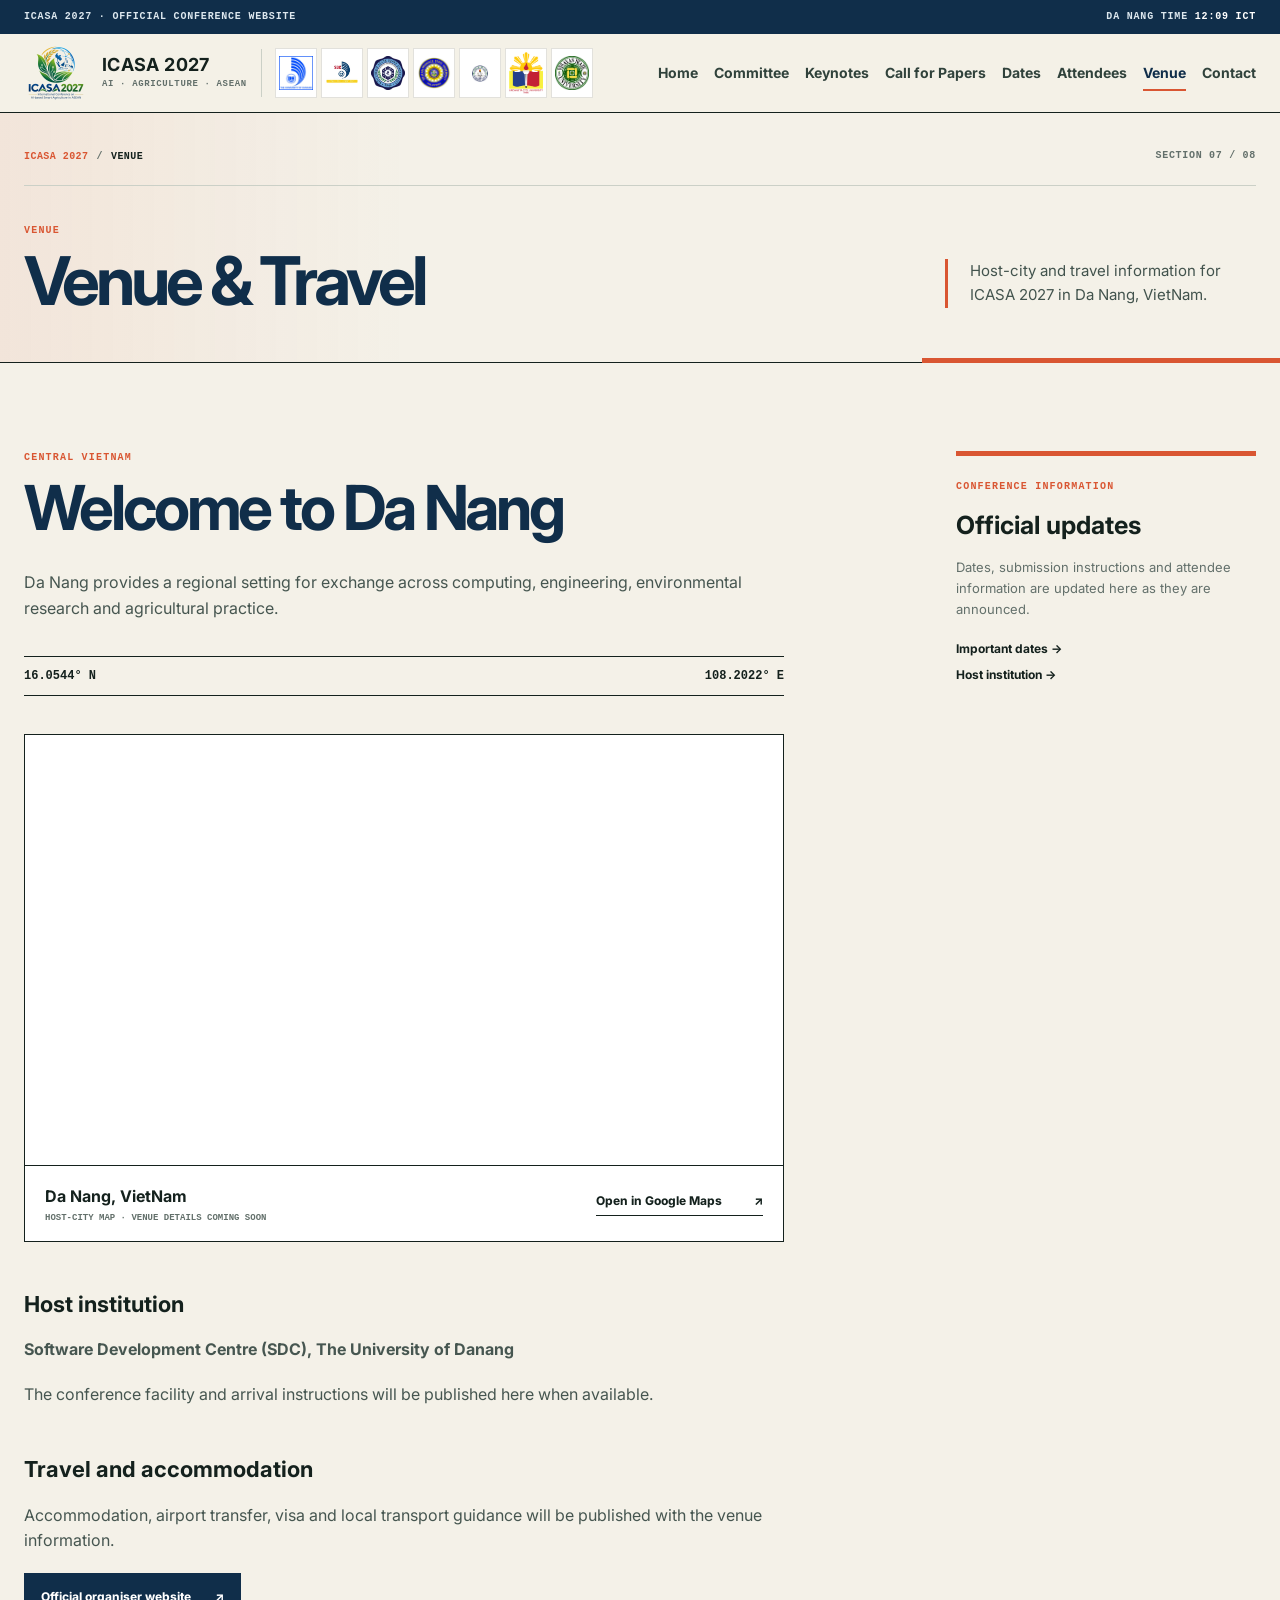
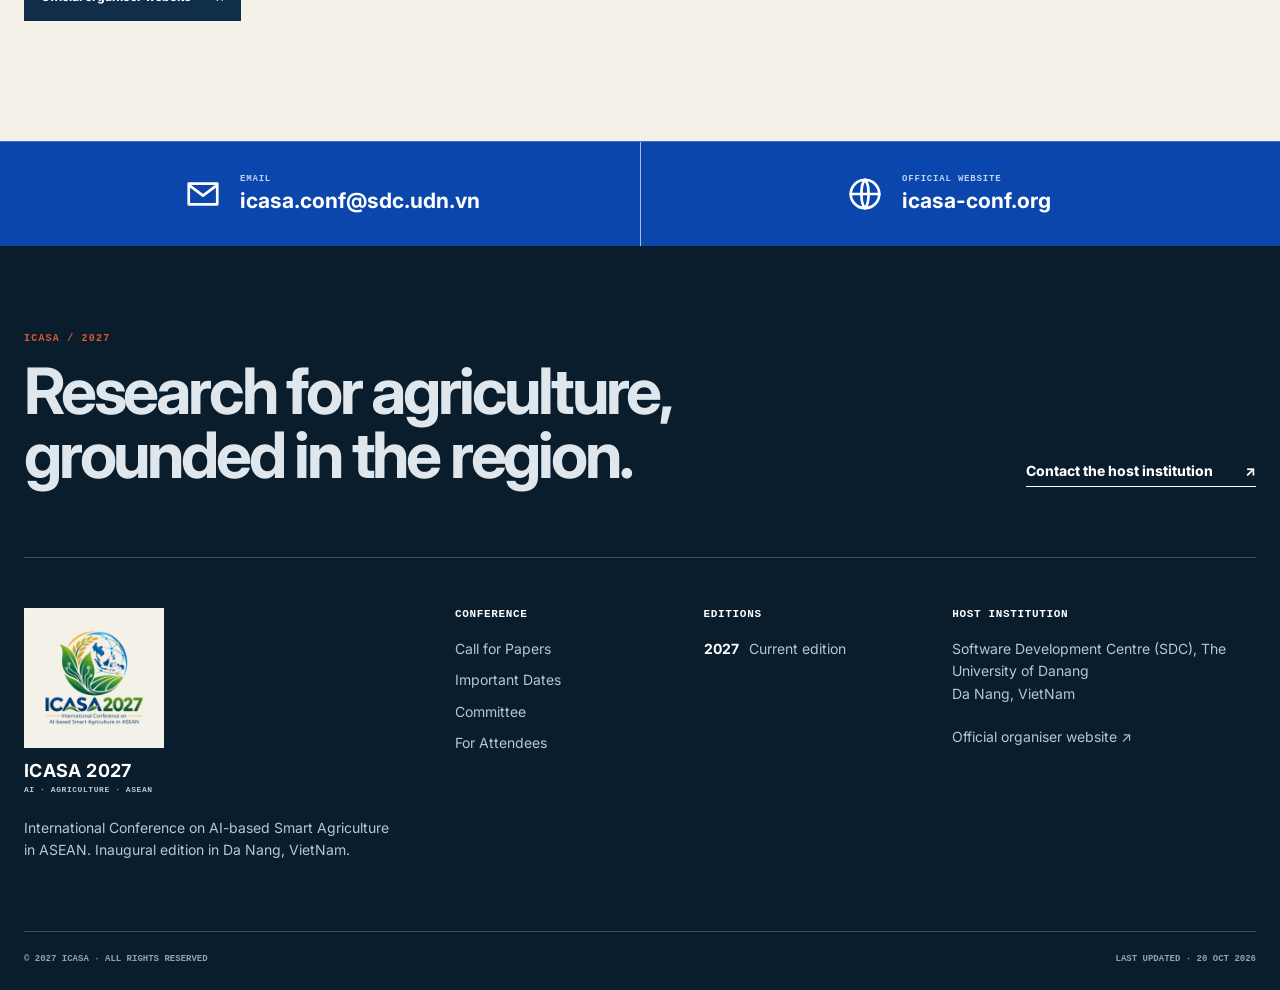
<file: venue.html>
<!doctype html>
<html lang="en"><head>
<meta charset="utf-8"><meta name="viewport" content="width=device-width,initial-scale=1">
<meta name="theme-color" content="#102e4a">
<meta name="description" content="Host-city and venue information for ICASA 2027 in Da Nang.">
<title>Venue &amp; Travel | ICASA 2027</title>
<meta property="og:type" content="website">
<meta property="og:site_name" content="ICASA 2027">
<meta property="og:locale" content="en_US">
<meta property="og:title" content="Venue &amp; Travel | ICASA 2027">
<meta property="og:description" content="Host-city and venue information for ICASA 2027 in Da Nang.">
<meta property="og:url" content="https://icasa-conf.org/venue.html">
<meta property="og:image" content="https://icasa-conf.org/assets/danang-hero-2027.webp">
<meta property="og:image:width" content="2170">
<meta property="og:image:height" content="725">
<meta property="og:image:alt" content="Da Nang, host city of ICASA 2027">
<meta name="twitter:card" content="summary_large_image">
<meta name="twitter:title" content="Venue &amp; Travel | ICASA 2027">
<meta name="twitter:description" content="Host-city and venue information for ICASA 2027 in Da Nang.">
<meta name="twitter:image" content="https://icasa-conf.org/assets/danang-hero-2027.webp">
<link rel="icon" type="image/png" sizes="192x192" href="assets/favicon-icasa.png?v=2027-9">
<link rel="apple-touch-icon" href="assets/favicon-icasa.png?v=2027-9">
<link rel="preconnect" href="https://fonts.googleapis.com">
<link rel="preconnect" href="https://fonts.gstatic.com" crossorigin>
<link href="https://fonts.googleapis.com/css2?family=Inter:wght@400;500;600;700;800&amp;display=swap" rel="stylesheet">
<script>document.documentElement.classList.add('js','is-loading');window.__ICASA_LOAD_START=performance.now();setTimeout(function(){document.documentElement.classList.remove('is-loading')},1000);</script>
<link rel="stylesheet" href="assets/style.css?v=2027-29">
<link rel="stylesheet" href="assets/enhancements.css?v=2027-29">
<style>
.hero{background-image:linear-gradient(90deg,rgb(244 241 232 / .82) 0%,rgb(244 241 232 / .68) 42%,rgb(244 241 232 / .38) 100%),linear-gradient(0deg,rgb(244 241 232 / .66) 0%,transparent 48%),url("assets/danang-hero-2027.webp")}
@media(max-width:580px){.hero{background-image:linear-gradient(90deg,rgb(244 241 232 / .92),rgb(244 241 232 / .67)),linear-gradient(0deg,rgb(244 241 232 / .82),transparent 48%),url("assets/danang-hero-2027.webp")}}
</style>
<script src="assets/site-data.js?v=2027-29" defer></script><script src="assets/main.js?v=2027-29" defer></script>
</head><body data-page="venue.html">
<div class="site-loader" role="status" aria-label="Loading ICASA 2027"><div class="loader-emblem" aria-hidden="true"><span class="loader-orbit"></span><span class="loader-logo"><img src="assets/icasa-2027-logo.webp" alt="" width="512" height="512"></span></div><div class="loader-copy"><strong>ICASA 2027</strong><span>AI · Agriculture · ASEAN</span></div><span class="loader-progress" aria-hidden="true"><i></i></span></div>
<a class="skip-link" href="#main-content">Skip to main content</a>
<div class="reading-progress" aria-hidden="true"><span></span></div>
<div class="utility"><div class="container utility-inner"><span>ICASA 2027 · Official conference website</span><span>Da Nang time <strong data-live-time>ICT</strong></span></div></div>
<header class="site-header" data-header><div class="container nav-container"><a class="brand" href="index.html" aria-label="ICASA 2027 home">
      <span class="conference-logo" aria-hidden="true"><img src="assets/icasa-2027-logo.webp" alt="" width="512" height="512"></span>
      <span class="brand-copy"><strong>ICASA 2027</strong><small>AI · Agriculture · ASEAN</small></span>
      <span class="brand-partners" aria-hidden="true"><img src="assets/udn-logo.webp" alt="" width="640" height="640"><img src="assets/sdc-logo.jpg" alt="" width="500" height="500"><img src="assets/Southern_Leyte_State_University.png" alt="" width="3349" height="3352"><img src="assets/BiPSU.jpg" alt="" width="564" height="543"><img src="assets/logo Western Leyte College of Ormoc.png" alt="" width="600" height="300"><img src="assets/urdaneta city university.png" alt="" width="400" height="500"><img src="assets/VSU Logo 2016-67f38a29.png" alt="" width="2444" height="2444"></span>
    </a>
<button class="nav-toggle" aria-expanded="false" aria-label="Open navigation" aria-controls="primary-nav" data-menu-toggle><span class="hamburger" aria-hidden="true"><i></i><i></i><i></i></span></button>
<nav class="site-nav" id="primary-nav" aria-label="Main navigation" data-site-nav><a href="index.html" class="" >Home</a><a href="committee.html" class="" >Committee</a><a href="keynote-speakers.html" class="" >Keynotes</a><a href="call-for-papers.html" class="" >Call for Papers</a><a href="important-dates.html" class="" >Dates</a><a href="registration.html" class="" >Attendees</a><a href="venue.html" class="active" aria-current="page">Venue</a><a href="contact.html" class="" >Contact</a></nav></div></header>
<main id="main-content"><section class="page-head"><div class="container">
      <div class="page-head-meta"><nav class="breadcrumb" aria-label="Breadcrumb"><a href="index.html">ICASA 2027</a><span aria-hidden="true">/</span><span aria-current="page">Venue</span></nav><span class="page-index" aria-label="Page 7 of 8">Section 07 / 08</span></div>
      <div class="page-title-grid"><div><span class="section-label">Venue</span><h1>Venue &amp; Travel</h1></div><p class="intro">Host-city and travel information for ICASA 2027 in Da Nang, VietNam.</p></div>
    </div></section><section class="content"><div class="container inner-grid"><div class="prose" data-reveal><span class="section-label">Central VietNam</span><h2>Welcome to Da Nang</h2><p>Da Nang provides a regional setting for exchange across computing, engineering, environmental research and agricultural practice.</p><div class="coordinate-rule"><span>16.0544° N</span><span>108.2022° E</span></div><div class="venue-map"><iframe title="Map of the ICASA 2027 host city in Da Nang" src="https://www.google.com/maps?q=16.0544,108.2022&amp;z=13&amp;output=embed" loading="lazy" referrerpolicy="no-referrer-when-downgrade" allowfullscreen></iframe><div class="venue-map-caption"><div><strong>Da Nang, VietNam</strong><small>Host-city map · venue details coming soon</small></div><a class="text-link" href="https://www.google.com/maps/search/?api=1&amp;query=16.0544,108.2022" target="_blank" rel="noopener noreferrer">Open in Google Maps <span>↗</span></a></div></div><h3>Host institution</h3><p><strong>Software Development Centre (SDC), The University of Danang</strong></p><p>The conference facility and arrival instructions will be published here when available.</p><h3>Travel and accommodation</h3><p>Accommodation, airport transfer, visa and local transport guidance will be published with the venue information.</p><a class="btn primary" href="https://sdc.udn.vn/" target="_blank" rel="noopener noreferrer">Official organiser website <span>↗</span></a></div><aside class="aside-card" data-reveal><span class="section-label">Conference information</span><h3>Official updates</h3><p>Dates, submission instructions and attendee information are updated here as they are announced.</p><div class="aside-links"><a href="important-dates.html">Important dates →</a><a href="contact.html">Host institution →</a></div></aside></div></section></main>
<section class="contact-strip" aria-label="Official conference contact channels"><div class="container contact-strip-grid">
      <a href="mailto:icasa.conf@sdc.udn.vn"><svg viewBox="0 0 24 24" aria-hidden="true"><path d="M3 5.5h18v13H3zM4 7l8 6 8-6"/></svg><span><small>Email</small><strong>icasa.conf@sdc.udn.vn</strong></span></a>
      <a href="https://icasa-conf.org" target="_blank" rel="noopener noreferrer"><svg viewBox="0 0 24 24" aria-hidden="true"><circle cx="12" cy="12" r="9"/><path d="M3 12h18M12 3c3 3 3 15 0 18M12 3c-3 3-3 15 0 18"/></svg><span><small>Official website</small><strong>icasa-conf.org</strong></span></a>
    </div></section>
<footer class="footer"><div class="container"><div class="footer-lead"><div><span class="section-label">ICASA / 2027</span><h2>Research for agriculture,<br>grounded in the region.</h2></div><a class="text-link light" href="contact.html">Contact the host institution <span>↗</span></a></div><div class="footer-grid"><div><a class="brand" href="index.html" aria-label="ICASA 2027 home">
      <span class="conference-logo" aria-hidden="true"><img src="assets/icasa-2027-logo.webp" alt="" width="512" height="512"></span>
      <span class="brand-copy"><strong>ICASA 2027</strong><small>AI · Agriculture · ASEAN</small></span>
      <span class="brand-partners" aria-hidden="true"><img src="assets/udn-logo.webp" alt="" width="640" height="640"><img src="assets/sdc-logo.jpg" alt="" width="500" height="500"><img src="assets/Southern_Leyte_State_University.png" alt="" width="3349" height="3352"><img src="assets/BiPSU.jpg" alt="" width="564" height="543"><img src="assets/logo Western Leyte College of Ormoc.png" alt="" width="600" height="300"><img src="assets/urdaneta city university.png" alt="" width="400" height="500"><img src="assets/VSU Logo 2016-67f38a29.png" alt="" width="2444" height="2444"></span>
    </a><p>International Conference on AI-based Smart Agriculture in ASEAN. Inaugural edition in Da Nang, VietNam.</p></div><div><h3>Conference</h3><div class="footer-links"><a href="call-for-papers.html">Call for Papers</a><a href="important-dates.html">Important Dates</a><a href="committee.html">Committee</a><a href="registration.html">For Attendees</a></div></div><div><h3>Editions</h3><div class="footer-links edition-links"><span><strong>2027</strong> Current edition</span></div></div><div><h3>Host institution</h3><p>Software Development Centre (SDC), The University of Danang<br>Da Nang, VietNam</p><a href="https://sdc.udn.vn/" target="_blank" rel="noopener noreferrer">Official organiser website ↗</a></div></div><div class="copyright"><span>© 2027 ICASA · All rights reserved</span><span>Last updated · 20 Oct 2026</span></div></div></footer>
<button class="to-top" type="button" aria-label="Back to top" data-to-top>↑</button>
</body></html>
</file>
<file: assets/style.css>
:root{
  --ink:#14211d;--navy:#102e4a;--blue:#164d7a;--orange:#d95632;--rice:#d9d2a8;
  --paper:#f4f1e8;--white:#fff;--muted:#63706b;--line:#cbd0c7;
  --sans:"Inter","Segoe UI Variable","Segoe UI",Arial,sans-serif;--mono:"Cascadia Mono","SFMono-Regular",Consolas,monospace;
}
@media(min-width:861px){.attendee-tabs.attendee-tabs--five{grid-template-columns:repeat(5,minmax(0,1fr))}}
@media(min-width:861px){.identity-grid.identity-grid{grid-template-columns:repeat(3,minmax(0,1fr))}}
.identity-logo.wlc img{width:min(96%,245px);height:150px}.identity-logo.ucu img{width:158px;height:158px}
*{box-sizing:border-box}html{scroll-behavior:smooth}body{margin:0;background:var(--paper);color:var(--ink);font-family:var(--sans);font-size:16px;line-height:1.6}body.menu-open{overflow:hidden}
a{color:inherit;text-decoration:none}button{font:inherit}img{max-width:100%;display:block}p{margin:0 0 1.2rem}.container{width:min(1180px,calc(100% - 56px));margin-inline:auto}
.skip-link{position:fixed;left:16px;top:-80px;z-index:100;background:var(--white);color:var(--navy);border:2px solid var(--navy);padding:10px 15px}.skip-link:focus{top:16px}
.reading-progress{position:fixed;inset:0 0 auto;height:3px;z-index:90;pointer-events:none}.reading-progress span{display:block;width:0;height:100%;background:var(--orange)}
.utility{background:var(--navy);color:#dce7ee;font:600 10px/1 var(--mono);letter-spacing:.08em;text-transform:uppercase}.utility-inner{height:34px;display:flex;align-items:center;justify-content:space-between}.utility strong{color:#fff}
.site-header{position:sticky;top:0;z-index:50;background:rgba(244,241,232,.96);border-bottom:1px solid var(--ink);transition:box-shadow .2s}.site-header.scrolled{box-shadow:0 8px 30px rgb(20 33 29 / .08)}
.nav-container{height:116px;display:flex;align-items:center;justify-content:space-between;gap:20px}.brand{display:inline-flex;min-width:0;align-items:center;gap:14px;flex:none}.conference-logo{display:grid;width:78px;height:78px;place-items:center;flex:none}.conference-logo img{display:block;width:100%;height:100%;object-fit:contain}.brand-copy strong,.brand-copy small{display:block;white-space:nowrap}.brand-copy strong{font-size:18px;letter-spacing:.02em}.brand-copy small{margin-top:4px;color:var(--muted);font:600 8px/1.2 var(--mono);letter-spacing:.07em;text-transform:uppercase}
.site-nav{display:flex;align-items:center;gap:22px}.site-nav a{position:relative;color:#30423b;font-size:12px;font-weight:650;white-space:nowrap}.site-nav a:after{content:"";position:absolute;left:0;right:100%;bottom:-7px;height:2px;background:var(--orange);transition:right .2s}.site-nav a:hover:after,.site-nav a.active:after{right:0}.site-nav a.active{color:var(--navy)}.nav-toggle{display:none;width:44px;height:44px;padding:9px;border:1px solid var(--ink);background:transparent;place-items:center;cursor:pointer}.hamburger{position:relative;display:block;width:24px;height:18px}.hamburger i{position:absolute;left:0;display:block;width:100%;height:2px;background:var(--ink);transform-origin:center;transition:top .2s ease,transform .2s ease,opacity .15s ease}.hamburger i:nth-child(1){top:1px}.hamburger i:nth-child(2){top:8px}.hamburger i:nth-child(3){top:15px}.nav-toggle[aria-expanded="true"] .hamburger i:nth-child(1){top:8px;transform:rotate(45deg)}.nav-toggle[aria-expanded="true"] .hamburger i:nth-child(2){opacity:0}.nav-toggle[aria-expanded="true"] .hamburger i:nth-child(3){top:8px;transform:rotate(-45deg)}
.section-label{display:block;color:var(--orange);font:700 10px/1.3 var(--mono);letter-spacing:.12em;text-transform:uppercase}.hero{position:relative;padding:88px 0 0;background-color:var(--paper);background-image:linear-gradient(90deg,rgb(244 241 232 / .97) 0%,rgb(244 241 232 / .91) 42%,rgb(244 241 232 / .72) 100%),linear-gradient(0deg,rgb(244 241 232 / .88) 0%,transparent 48%),url("danang-hero-2027.webp");background-size:cover;background-position:center;background-repeat:no-repeat;overflow:hidden}.hero-grid{position:relative;display:grid;grid-template-columns:minmax(0,1.42fr) minmax(320px,.58fr);gap:90px;align-items:end}.hero-main h1{margin:22px 0 24px;font-size:clamp(82px,12.5vw,170px);font-weight:800;line-height:.75;letter-spacing:-.085em;color:var(--navy);text-shadow:0 2px 24px rgb(244 241 232 / .75)}.hero-main h1 span,.hero-main h1 strong{display:block}.hero-main h1 strong{margin-left:15%;color:rgb(244 241 232 / .42);-webkit-text-stroke:2px var(--navy);font-weight:750}.conference-name{max-width:700px;margin:0;font-size:clamp(21px,2.4vw,34px);font-weight:650;line-height:1.2;letter-spacing:-.035em}.hero-side{border:1px solid rgb(20 33 29 / .35);padding:34px;background:rgb(244 241 232 / .74);backdrop-filter:blur(8px)}.hero-side>p{font-size:15px;color:#40514b}.edition-code{display:flex;align-items:end;gap:10px;margin-bottom:28px}.edition-code span{font:700 64px/.8 var(--mono);color:var(--orange)}.edition-code small{text-transform:uppercase;font:700 9px/1 var(--mono);letter-spacing:.1em}.event-facts{margin:28px 0 32px;border-top:1px solid var(--line)}.event-facts div{display:grid;grid-template-columns:94px 1fr;gap:16px;padding:12px 0;border-bottom:1px solid var(--line)}.event-facts dt{color:var(--muted);font:600 10px/1.5 var(--mono);text-transform:uppercase}.event-facts dd{margin:0;font-size:13px;font-weight:650}.actions{display:flex;align-items:center;gap:22px;flex-wrap:wrap}.btn{display:inline-flex;align-items:center;justify-content:space-between;gap:24px;min-height:48px;padding:11px 16px;border:1px solid var(--ink);font-size:12px;font-weight:750;transition:background .2s,color .2s,transform .2s}.btn:hover{transform:translateY(-2px)}.btn.primary{background:var(--navy);border-color:var(--navy);color:white}.btn.primary:hover{background:var(--blue)}.btn.text{border:0;border-bottom:1px solid var(--ink);padding-inline:0}.btn.inverse{background:var(--paper);color:var(--navy);border-color:var(--paper)}.hero-rule{position:relative;display:grid;grid-template-columns:2.4fr 15px 1fr 15px .6fr;gap:12px;align-items:center;margin-top:74px}.hero-rule span{height:14px;background:var(--navy)}.hero-rule span:nth-of-type(2){background:var(--orange)}.hero-rule span:nth-of-type(3){background:var(--rice)}.hero-rule i{height:14px;border:1px solid var(--ink);border-radius:50%}
.bulletin{background:#fff;border-bottom:1px solid var(--ink)}.bulletin-grid{display:grid;grid-template-columns:1fr 2fr;min-height:220px}.bulletin-grid>div{padding:42px 0}.bulletin-grid>div+div{border-left:1px solid var(--ink);padding-left:48px}.bulletin h2{font-size:22px;margin:8px 0}.bulletin-stage{display:flex;flex-direction:column;justify-content:space-between}.bulletin-item{max-width:750px;min-height:82px}.bulletin-item time{display:block;color:var(--muted);font:600 10px/1 var(--mono);margin-bottom:10px}.bulletin-item h3{margin:0;font-size:clamp(20px,2.5vw,34px);line-height:1.17;letter-spacing:-.03em}.bulletin-controls{display:flex;align-items:center;gap:12px}.bulletin-controls button{border:1px solid var(--line);background:transparent;min-width:33px;height:33px;cursor:pointer;font:650 10px var(--mono);text-transform:uppercase}.bulletin-controls button:last-child{padding:0 13px}.bulletin-controls button:hover{background:var(--navy);color:#fff}.bulletin-controls span{font:600 10px var(--mono);color:var(--muted)}
.section{padding:104px 0;border-bottom:1px solid var(--ink)}.section h2,.section-heading h2,.dates-page h2{margin:10px 0 0;color:var(--navy);font-size:clamp(37px,5vw,67px);line-height:1.02;letter-spacing:-.055em}.editorial-grid{display:grid;grid-template-columns:1.15fr .85fr;gap:90px}.prose-large{padding-top:25px}.prose-large p{font-size:18px;line-height:1.65}.text-link{display:inline-flex;align-items:center;gap:32px;padding-bottom:4px;border-bottom:1px solid currentColor;font-size:12px;font-weight:750}.text-link span{transition:transform .2s}.text-link:hover span{transform:translateX(5px)}.text-link.light{color:white}.themes{background:#fff}.section-heading{display:grid;grid-template-columns:1fr 1fr;gap:40px;align-items:end;margin-bottom:48px}.section-heading .section-label{grid-column:1/-1}.section-heading p{max-width:440px;color:var(--muted);margin:0}.section-heading.split{grid-template-columns:1fr auto}.theme-list{list-style:none;margin:0 0 40px;padding:0;border-top:1px solid var(--ink)}.theme-list li{display:grid;grid-template-columns:70px 1.4fr 1fr;gap:26px;align-items:baseline;padding:25px 0;border-bottom:1px solid var(--line)}.theme-list li>span{font:700 12px var(--mono);color:var(--orange)}.theme-list h3{font-size:23px;margin:0;letter-spacing:-.025em}.theme-list p{margin:0;color:var(--muted);font-size:14px}.deadlines{background:var(--navy);color:#fff}.deadlines h2{color:#fff}.deadline-grid{display:grid;grid-template-columns:.75fr 1.25fr;gap:100px}.deadline-grid>div:first-child>p{color:#cbd9e3;max-width:340px}.deadline-list{border-top:1px solid rgb(255 255 255 / .35)}.deadline-row{display:grid;grid-template-columns:54px 1fr auto;gap:20px;align-items:center;padding:21px 0;border-bottom:1px solid rgb(255 255 255 / .2)}.deadline-row>span{font:700 16px var(--mono);color:#ef866b}.deadline-row h3{font-size:16px;margin:0}.deadline-row time{font:600 11px var(--mono);color:#dbe6ed}.deadline-list.full{color:var(--ink);border-color:var(--ink)}.deadline-list.full .deadline-row{padding:25px 0;border-color:var(--line)}.deadline-list.full .deadline-row time{color:var(--muted)}.host-band{padding:58px 0;background:var(--orange);color:#fff}.host-grid{display:grid;grid-template-columns:1.15fr .75fr 1fr auto;gap:45px;align-items:end}.host-grid .section-label{color:#ffe4da}.host-grid strong{display:block;font-size:clamp(44px,6vw,76px);line-height:.9;letter-spacing:-.065em}.host-grid p{margin:0;font-size:13px}
.page-head{padding:67px 0 78px;border-bottom:1px solid var(--ink)}.breadcrumb{display:flex;gap:8px;color:var(--muted);font:600 10px var(--mono);text-transform:uppercase}.breadcrumb a{color:var(--orange)}.page-title-grid{margin-top:72px}.page-index{font:700 11px var(--mono);color:var(--orange)}.page-head h1{margin:0;font-size:clamp(46px,6vw,80px);line-height:.9;letter-spacing:-.055em;color:var(--navy)}.page-head .intro{max-width:690px;margin:28px 0 0;font-size:17px;color:#42534d}.content{padding:88px 0 120px;min-height:500px}.inner-grid{display:grid;grid-template-columns:minmax(0,1fr) 300px;gap:100px;align-items:start}.prose{max-width:760px}.prose h2,.empty-state h2{font-size:clamp(36px,5vw,62px);line-height:1.03;letter-spacing:-.05em;color:var(--navy);margin:12px 0 30px}.prose h3{margin:45px 0 15px;font-size:22px}.prose p,.prose li{color:#465650}.aside-card{position:sticky;top:126px;border-top:5px solid var(--orange);padding:24px 0}.aside-card h3{font-size:25px;margin:12px 0}.aside-card p{color:var(--muted);font-size:13px}.aside-links{display:flex;flex-direction:column;gap:7px;font-size:12px;font-weight:700}.callout{margin:35px 0;padding:22px;border-left:4px solid var(--orange);background:#fff}.callout p{margin:0;font-size:14px}.numbered-topics{list-style:none;counter-reset:topics;margin:20px 0;padding:0;border-top:1px solid var(--ink)}.numbered-topics li{counter-increment:topics;position:relative;padding:14px 10px 14px 50px;border-bottom:1px solid var(--line);font-weight:650}.numbered-topics li:before{content:counter(topics,decimal-leading-zero);position:absolute;left:0;color:var(--orange);font:700 11px var(--mono)}.status{border:1px solid var(--orange);padding:7px 10px;color:var(--orange);font:700 9px var(--mono);text-transform:uppercase}.filters{display:flex;gap:8px;flex-wrap:wrap;margin:35px 0 25px}.filter{border:1px solid var(--ink);background:transparent;padding:9px 14px;cursor:pointer;font-size:11px;font-weight:700}.filter.active,.filter:hover{background:var(--navy);border-color:var(--navy);color:#fff}.committee-cards{display:grid;grid-template-columns:1fr 1fr;border-top:1px solid var(--ink);border-left:1px solid var(--ink)}.committee-card{min-height:190px;padding:28px;border-right:1px solid var(--ink);border-bottom:1px solid var(--ink)}.committee-card[hidden]{display:none}.committee-card .category{color:var(--orange);font:700 9px var(--mono);text-transform:uppercase}.committee-card h3{font-size:24px;letter-spacing:-.03em;margin:28px 0 8px}.committee-card p{font-size:13px;color:var(--muted);margin:0}.committee-card p strong{display:block;color:var(--ink)}.narrow{max-width:860px}.empty-state{position:relative;border-top:1px solid var(--ink);padding-top:35px}.empty-number{display:block;font-size:clamp(120px,20vw,260px);font-weight:800;color:transparent;-webkit-text-stroke:1px var(--line);line-height:.85}.empty-state p{max-width:520px}.dates-page{display:grid;grid-template-columns:.65fr 1.35fr;gap:100px}.dates-page>div:first-child p{color:var(--muted)}.coordinate-rule{display:flex;justify-content:space-between;margin:35px 0;padding:12px 0;border-block:1px solid var(--ink);font:700 12px var(--mono)}.contact-list{margin:35px 0;border-top:1px solid var(--ink)}.contact-list div{display:grid;grid-template-columns:160px 1fr;gap:30px;padding:18px 0;border-bottom:1px solid var(--line)}.contact-list dt{color:var(--muted);font:600 10px var(--mono);text-transform:uppercase}.contact-list dd{margin:0;font-weight:650}
.footer{background:#091d2d;color:#dfe7ec;padding:86px 0 26px}.footer-lead{display:flex;align-items:end;justify-content:space-between;padding-bottom:70px;border-bottom:1px solid #365065}.footer-lead h2{margin:14px 0 0;font-size:clamp(40px,5vw,67px);line-height:1;letter-spacing:-.05em}.footer-grid{display:grid;grid-template-columns:1.5fr .8fr 1fr;gap:80px;padding:50px 0}.footer .brand-logos{height:auto;padding:5px;background:#fff}.footer .brand-copy strong{color:#fff}.footer .brand-copy small,.footer p,.footer a{color:#b8c7d1}.footer p,.footer a{font-size:13px}.footer-grid>div:first-child p{max-width:390px;margin-top:22px}.footer h3{margin:0 0 18px;color:#fff;font:700 10px var(--mono);text-transform:uppercase}.footer-links{display:flex;flex-direction:column;gap:7px}.footer a:hover{color:#fff}.copyright{display:flex;justify-content:space-between;gap:20px;padding-top:22px;border-top:1px solid #365065;color:#8fa4b2;font:600 9px var(--mono);text-transform:uppercase}.to-top{position:fixed;right:18px;bottom:18px;z-index:30;width:42px;height:42px;border:0;background:var(--orange);color:#fff;cursor:pointer;opacity:0;transform:translateY(12px);pointer-events:none;transition:.2s}.to-top.visible{opacity:1;transform:none;pointer-events:auto}
.js [data-reveal]{opacity:0;transform:translateY(24px);transition:opacity .65s ease,transform .65s ease}.js [data-reveal].revealed{opacity:1;transform:none}a:focus-visible,button:focus-visible{outline:3px solid var(--orange);outline-offset:4px}
@media(max-width:1060px){.site-nav{gap:13px}.site-nav a{font-size:11px}.brand{gap:9px}.conference-logo{width:62px;height:62px}.brand-copy small{display:none}.hero-grid{gap:45px}.inner-grid{gap:50px}.host-grid{grid-template-columns:1fr 1fr}.host-grid .btn{justify-self:start}}
@media(max-width:860px){.nav-toggle{display:block}.site-nav{display:none;position:absolute;left:0;right:0;top:116px;background:var(--paper);border-bottom:1px solid var(--ink);padding:20px 28px 32px;flex-direction:column;align-items:stretch;gap:0}.site-nav.open{display:flex}.site-nav a{padding:12px 0;border-bottom:1px solid var(--line);font-size:16px}.site-nav a:after{display:none}.hero{background-position:62% center}.hero-grid,.editorial-grid,.deadline-grid,.inner-grid,.dates-page{grid-template-columns:1fr}.hero-grid{align-items:start}.hero-side{border:1px solid rgb(20 33 29 / .35);padding:28px;background:rgb(244 241 232 / .82)}.hero-main h1{font-size:clamp(78px,19vw,140px)}.bulletin-grid{grid-template-columns:1fr}.bulletin-grid>div+div{border-left:0;border-top:1px solid var(--ink);padding-left:0}.section-heading{grid-template-columns:1fr}.theme-list li{grid-template-columns:50px 1fr}.theme-list li p{grid-column:2}.deadline-grid{gap:50px}.aside-card{position:static}.page-title-grid{grid-template-columns:1fr;gap:18px}.page-index{display:none}.committee-cards{grid-template-columns:1fr}.footer-grid{grid-template-columns:1fr 1fr}.footer-grid>div:first-child{grid-column:1/-1}}
@media(max-width:580px){.container{width:min(100% - 34px,1180px)}.utility-inner{font-size:8px}.nav-container{height:88px}.site-nav{top:88px}.brand{gap:7px}.brand-logos{height:42px;gap:2px}.brand-logos img{width:34px;height:38px;padding:1px}.brand-logos img:nth-child(3){width:48px}.brand-logos img:nth-child(4){width:70px}.brand-copy strong{font-size:13px}.brand-copy small{display:none}.hero{padding-top:58px;background-image:linear-gradient(90deg,rgb(244 241 232 / .96),rgb(244 241 232 / .78)),linear-gradient(0deg,rgb(244 241 232 / .9),transparent 48%),url("danang-hero-2027.webp")}.hero-main h1{font-size:clamp(66px,21vw,112px);letter-spacing:-.08em}.hero-main h1 strong{margin-left:8%;-webkit-text-stroke-width:1.5px}.conference-name{font-size:21px}.hero-rule{margin-top:50px}.bulletin-grid>div{padding:34px 0}.section{padding:72px 0}.section h2,.section-heading h2,.dates-page h2{font-size:39px}.theme-list li{grid-template-columns:36px 1fr;gap:12px;padding:20px 0}.theme-list h3{font-size:19px}.deadline-row{grid-template-columns:34px 1fr}.deadline-row time{grid-column:2}.host-grid{grid-template-columns:1fr;gap:28px}.page-head{padding:45px 0 58px}.page-title-grid{margin-top:48px}.page-head h1{font-size:56px;line-height:.9}.content{padding:60px 0 80px}.prose h2,.empty-state h2{font-size:40px}.section-heading.split{display:block}.section-heading.split .status{display:inline-block;margin-top:20px}.committee-card{min-height:170px;padding:22px}.footer{padding-top:62px}.footer-lead{display:block;padding-bottom:50px}.footer-lead .text-link{margin-top:35px}.footer-grid{grid-template-columns:1fr;gap:34px}.footer-grid>div:first-child{grid-column:auto}.footer .brand{align-items:flex-start;flex-direction:column}.copyright{flex-direction:column}.contact-list div{grid-template-columns:1fr;gap:4px}.to-top{right:10px;bottom:10px}}
@media(prefers-reduced-motion:reduce){html{scroll-behavior:auto}.js [data-reveal]{opacity:1;transform:none;transition:none}.btn,.text-link span,.to-top{transition:none}}
.hero{background-image:linear-gradient(90deg,rgb(244 241 232 / .92) 0%,rgb(244 241 232 / .78) 42%,rgb(244 241 232 / .52) 100%),linear-gradient(0deg,rgb(244 241 232 / .78) 0%,transparent 48%),url("danang-hero-2027.webp")}
@media(max-width:580px){.hero{background-image:linear-gradient(90deg,rgb(244 241 232 / .96),rgb(244 241 232 / .78)),linear-gradient(0deg,rgb(244 241 232 / .9),transparent 48%),url("danang-hero-2027.webp")}}
.hero{padding-top:54px}.hero-grid{align-items:start}.hero-main{padding-top:16px}.hero-side .actions{margin-top:24px}.hero-side .event-facts{margin:26px 0 0}.hero-location{display:grid;grid-template-columns:repeat(3,minmax(0,1fr));max-width:700px;margin-top:34px;border-block:1px solid rgb(20 33 29 / .48);background:rgb(244 241 232 / .46);backdrop-filter:blur(5px)}.hero-location span{min-width:0;padding:13px 15px}.hero-location span+span{border-left:1px solid rgb(20 33 29 / .28)}.hero-location small,.hero-location strong{display:block}.hero-location small{margin-bottom:5px;color:var(--orange);font:700 8px/1.2 var(--mono);letter-spacing:.08em;text-transform:uppercase}.hero-location strong{font-size:11px;line-height:1.35}.hero-rule{margin-top:46px}
@media(min-width:1101px) and (max-height:900px){.hero{padding-top:28px}.hero-main{padding-top:8px}.hero-main h1{margin-block:16px 18px;font-size:clamp(76px,10.5vw,142px)}.hero-side{padding:24px}.edition-code{margin-bottom:18px}.edition-code span{font-size:52px}.hero-side>p{margin-bottom:0;font-size:14px;line-height:1.5}.hero-side .actions{margin-top:18px;gap:14px}.hero-side .event-facts{margin-top:20px}.event-facts div{padding:8px 0}.hero-location{margin-top:22px}.hero-rule{margin-top:28px}}
@media(max-width:860px){.hero{padding-top:42px}.hero-main{padding-top:0}.hero-location{max-width:none}.hero-rule{margin-top:38px}}
@media(max-width:580px){.hero{padding-top:34px}.hero-location{margin-top:26px}.hero-location span{padding:11px 8px}.hero-location strong{font-size:9px}.hero-location small{font-size:7px}}
.footer-grid>div:first-child{min-width:0}.footer .brand{display:flex;max-width:100%;align-items:flex-start;flex-direction:column;gap:14px}.footer .brand-logos{display:grid;grid-template-columns:.75fr .75fr 1fr 1.55fr;width:min(100%,330px);height:60px;padding:0;gap:4px;background:transparent}.footer .brand-logos img,.footer .brand-logos img:nth-child(3),.footer .brand-logos img:nth-child(4){width:100%;height:60px;padding:3px;object-fit:contain;background:#fff}.footer .brand-copy{max-width:100%}.footer .brand-copy strong{font-size:18px}.footer .brand-copy small{font-size:8px}
.footer .conference-logo{width:124px;height:124px}.footer .brand-copy{max-width:100%}.footer .brand-copy strong{font-size:18px}.footer .brand-copy small{font-size:8px}
@media(max-width:580px){.footer .brand-logos{width:100%;max-width:300px;height:54px}.footer .brand-logos img,.footer .brand-logos img:nth-child(3),.footer .brand-logos img:nth-child(4){height:54px}}
@media(max-width:580px){.conference-logo{width:58px;height:58px}.footer .conference-logo{width:108px;height:108px}}
@media(max-width:1100px){.nav-toggle{display:block}.site-nav{display:none;position:absolute;left:0;right:0;top:116px;background:var(--paper);border-bottom:1px solid var(--ink);padding:20px 28px 32px;flex-direction:column;align-items:stretch;gap:0}.site-nav.open{display:flex}.site-nav a{padding:12px 0;border-bottom:1px solid var(--line);font-size:16px}.site-nav a:after{display:none}}
@media(max-width:580px){.site-nav{top:88px;padding-inline:17px}}
.nav-container{width:min(1280px,calc(100% - 56px));height:78px}.conference-logo{width:64px;height:64px;overflow:visible}.conference-logo img{width:100%;height:100%;max-width:100%;transform:none;object-fit:contain}.brand-copy strong{font-size:18px;line-height:1.05}.brand-copy small{margin-top:4px;font-size:9px;line-height:1.25}
@media(max-width:1100px){.site-nav{top:78px}}
@media(max-width:580px){.nav-container{width:min(100% - 34px,1280px);height:70px}.site-nav{top:70px}.conference-logo{width:50px;height:50px}.brand-copy strong{font-size:14px}.brand-copy small{display:none}}
.container{width:min(1440px,calc(100% - 48px))}.nav-container{width:min(1440px,calc(100% - 48px))}.site-nav{gap:16px}.site-nav a{font-size:14px;font-weight:700}.brand-partners{display:flex;align-items:center;gap:6px;padding-left:14px;border-left:1px solid var(--line)}.brand-partners img{width:40px;height:48px;padding:3px;background:#fff;object-fit:contain;box-shadow:0 0 0 1px rgb(16 46 74 / .08)}.footer .brand-partners{display:none}
@media(max-width:1240px) and (min-width:1101px){.site-nav{gap:13px}.site-nav a{font-size:13px}.brand-copy small{display:none}.brand-partners{gap:4px;padding-left:9px}.brand-partners img{width:34px;height:40px}}
@media(max-width:760px){.brand-partners{display:none}}
@media(max-width:580px){.container,.nav-container{width:min(100% - 34px,1440px)}}
.identity-section{padding:104px 0;background:var(--paper);border-bottom:1px solid var(--ink)}.identity-heading{display:grid;grid-template-columns:1.25fr .75fr;gap:80px;align-items:end;margin-bottom:48px}.identity-heading h2{margin:10px 0 0;color:var(--navy);font-size:clamp(37px,5vw,67px);line-height:1.02;letter-spacing:-.055em}.identity-heading p{max-width:470px;margin:0;color:var(--muted);font-size:14px}.identity-grid{display:grid;grid-template-columns:repeat(4,minmax(0,1fr));border-top:1px solid var(--ink);border-left:1px solid var(--ink)}.identity-card{display:flex;min-width:0;min-height:370px;padding:22px;flex-direction:column;border-right:1px solid var(--ink);border-bottom:1px solid var(--ink);transition:background .2s,color .2s}.identity-card:hover{background:#fff}.identity-kicker{font:700 9px var(--mono);letter-spacing:.1em;text-transform:uppercase;color:var(--orange)}.identity-logo{display:grid;place-items:center;height:205px;margin:18px 0;background:#fff;overflow:hidden}.identity-logo img{display:block;width:min(88%,230px);height:150px;object-fit:contain}.identity-logo.udn img,.identity-logo.slsu img,.identity-logo.bipsu img{width:158px;height:158px}.identity-logo.sdc img{width:min(96%,245px);height:168px}.identity-card strong{font-size:17px;line-height:1.25}.identity-card small{margin-top:6px;color:var(--muted);font:600 9px var(--mono);line-height:1.45;text-transform:uppercase}
@media(max-width:860px){.identity-heading{grid-template-columns:1fr;gap:24px}.identity-grid{grid-template-columns:1fr 1fr}}
@media(max-width:580px){.identity-section{padding:72px 0}.identity-heading h2{font-size:39px}.identity-grid{grid-template-columns:1fr}.identity-card{min-height:340px}.identity-logo{height:190px}}
.attendees-section{padding:0 0 110px}.attendee-tabs{position:sticky;top:88px;z-index:12;display:grid;grid-template-columns:repeat(6,minmax(0,1fr));border:1px solid var(--ink);background:var(--paper)}.attendee-tabs button{min-width:0;min-height:62px;padding:12px 9px;border:0;border-right:1px solid var(--ink);background:transparent;color:var(--ink);cursor:pointer;font:700 10px var(--mono);letter-spacing:.04em;text-transform:uppercase;overflow-wrap:anywhere}.attendee-tabs button:last-child{border-right:0}.attendee-tabs button:hover,.attendee-tabs button.active{background:var(--navy);color:#fff}.attendee-panels{border-inline:1px solid var(--ink)}.attendee-panel{display:grid;grid-template-columns:130px minmax(0,1fr);gap:58px;min-height:590px;padding:72px 6.5% 84px;border-bottom:1px solid var(--ink);background:#fff}.attendee-panel>div{min-width:0}.attendee-panel[hidden]{display:none}.panel-index{color:transparent;-webkit-text-stroke:1px var(--line);font:800 72px/.9 var(--mono)}.attendee-panel h2{margin:10px 0 24px;color:var(--navy);font-size:clamp(38px,5vw,66px);line-height:1;letter-spacing:-.055em;overflow-wrap:anywhere}.attendee-panel>div:last-child>p{max-width:760px;color:var(--muted);font-size:16px}.attendee-grid{display:grid;grid-template-columns:1fr 1fr;margin:38px 0;border-top:1px solid var(--ink);border-left:1px solid var(--ink)}.attendee-grid>div{min-width:0;min-height:112px;padding:22px;border-right:1px solid var(--ink);border-bottom:1px solid var(--ink)}.attendee-grid strong,.attendee-grid span{display:block}.attendee-grid strong{font-size:16px}.attendee-grid span{margin-top:9px;color:var(--muted);font:600 10px var(--mono);text-transform:uppercase}.notice-line{margin-top:32px;padding:18px 20px;border-left:4px solid var(--orange);background:var(--paper);font-size:13px;font-weight:650}.attendee-steps{list-style:none;margin:36px 0;padding:0;border-top:1px solid var(--ink)}.attendee-steps li{display:grid;grid-template-columns:55px minmax(0,1fr);gap:20px;padding:20px 0;border-bottom:1px solid var(--line)}.attendee-steps li>span{color:var(--orange);font:700 11px var(--mono)}.attendee-steps strong{font-size:17px}.attendee-steps p{margin:4px 0 0;color:var(--muted);font-size:13px}.fact-pair{display:grid;grid-template-columns:1fr 1fr;margin:38px 0}.fact-pair div{min-width:0;padding:24px 0;border-block:1px solid var(--ink)}.fact-pair div+div{padding-left:30px;border-left:1px solid var(--ink)}.fact-pair span,.fact-pair strong{display:block}.fact-pair span{color:var(--orange);font:700 9px var(--mono);text-transform:uppercase}.fact-pair strong{margin-top:10px;font-size:20px}.programme-placeholder{display:flex;min-width:0;align-items:end;justify-content:space-between;gap:30px;margin-top:45px;padding:40px;background:var(--navy);color:#fff}.programme-placeholder span{font:750 clamp(42px,7vw,84px)/.85 var(--mono);letter-spacing:-.07em}.programme-placeholder p{margin:0;color:#cbd9e3;font:700 10px var(--mono);text-transform:uppercase}.sponsors-section{padding:74px 0;background:#fff;border-bottom:1px solid var(--ink)}.sponsors-section[hidden]{display:none}.sponsors-heading{display:flex;align-items:end;justify-content:space-between;gap:50px;margin-bottom:32px}.sponsors-heading h2{margin:8px 0 0;color:var(--navy);font-size:42px;letter-spacing:-.045em}.sponsors-heading p{max-width:440px;margin:0;color:var(--muted);font-size:13px}.sponsor-rail{display:grid;grid-template-columns:repeat(4,minmax(0,1fr));border-top:1px solid var(--ink);border-left:1px solid var(--ink)}.sponsor-card{display:flex;min-width:0;min-height:205px;padding:20px;flex-direction:column;border-right:1px solid var(--ink);border-bottom:1px solid var(--ink)}.sponsor-card>span{color:var(--orange);font:700 9px var(--mono);text-transform:uppercase}.sponsor-card img{width:min(85%,210px);height:105px;margin:auto;object-fit:contain}.sponsor-card strong{font-size:15px}
@media(max-width:860px){.attendee-tabs{top:76px;grid-template-columns:repeat(3,1fr)}.attendee-tabs button:nth-child(3){border-right:0}.attendee-tabs button:nth-child(-n+3){border-bottom:1px solid var(--ink)}.attendee-panel{grid-template-columns:1fr;gap:24px}.panel-index{font-size:48px}.sponsor-rail{grid-template-columns:1fr 1fr}}
@media(max-width:580px){.attendees-section{padding-bottom:72px;overflow:hidden}.attendees-section>.container{width:calc(100vw - 34px);max-width:calc(100vw - 34px)}.attendee-tabs,.attendee-panels,.attendee-panel{width:100%;max-width:100%}.attendee-tabs{position:relative;top:auto;grid-template-columns:repeat(2,minmax(0,1fr))}.attendee-tabs button:nth-child(3){border-right:1px solid var(--ink)}.attendee-tabs button:nth-child(odd){border-right:1px solid var(--ink)}.attendee-tabs button:nth-child(even){border-right:0}.attendee-tabs button:nth-child(-n+4){border-bottom:1px solid var(--ink)}.attendee-panel{min-height:0;padding:46px 22px 60px;overflow:hidden}.attendee-panel h2{max-width:100%;font-size:36px;line-height:1.05}.attendee-grid,.fact-pair{grid-template-columns:minmax(0,1fr)}.fact-pair div+div{padding-left:0;border-left:0;border-top:0}.programme-placeholder{display:block;width:100%;max-width:100%;padding:28px 20px}.programme-placeholder span{font-size:38px}.programme-placeholder p{margin-top:24px}.sponsors-heading{display:block}.sponsors-heading p{margin-top:18px}.sponsor-rail{grid-template-columns:1fr}}
</file>
<file: assets/enhancements.css>
/* Focused enhancements kept separate from the compact base stylesheet. */

.site-loader {
  position: fixed;
  inset: 0;
  z-index: 9999;
  display: grid;
  place-content: center;
  justify-items: center;
  padding: 24px;
  background: #091d2d;
  color: #fff;
  opacity: 0;
  visibility: hidden;
  pointer-events: none;
  transition: opacity .38s ease, visibility 0s linear .38s;
}
.is-loading { overflow: hidden; }
.is-loading .site-loader {
  opacity: 1;
  visibility: visible;
  pointer-events: auto;
  transition-delay: 0s;
}
.loader-emblem {
  position: relative;
  display: grid;
  width: 152px;
  height: 152px;
  place-items: center;
}
.loader-logo {
  position: relative;
  z-index: 2;
  display: grid;
  width: 112px;
  height: 112px;
  padding: 10px;
  place-items: center;
  border-radius: 50%;
  background: var(--paper);
  box-shadow: 0 18px 55px rgb(0 0 0 / .28);
}
.loader-logo img { width: 100%; height: 100%; object-fit: contain; }
.loader-orbit,
.loader-orbit::before {
  position: absolute;
  inset: 0;
  border: 1px solid rgb(255 255 255 / .22);
  border-radius: 50%;
  content: "";
}
.loader-orbit { animation: loader-spin 2.1s linear infinite; }
.loader-orbit::before {
  inset: -1px;
  border-color: transparent;
  border-top: 4px solid var(--orange);
  border-right: 4px solid var(--rice);
}
.loader-copy { margin-top: 22px; text-align: center; }
.loader-copy strong { display: block; font-size: 21px; letter-spacing: .04em; }
.loader-copy span { display: block; margin-top: 7px; color: #9fb2bf; font: 700 9px/1.3 var(--mono); letter-spacing: .13em; text-transform: uppercase; }
.loader-progress {
  position: relative;
  display: block;
  width: 190px;
  height: 2px;
  margin-top: 25px;
  overflow: hidden;
  background: rgb(255 255 255 / .18);
}
.loader-progress i {
  position: absolute;
  inset: 0;
  background: var(--orange);
  transform: translateX(-100%);
  animation: loader-progress 1.15s ease-in-out infinite;
}
@keyframes loader-spin { to { transform: rotate(360deg); } }
@keyframes loader-progress {
  0% { transform: translateX(-100%); }
  55% { transform: translateX(20%); }
  100% { transform: translateX(100%); }
}
@media(prefers-reduced-motion:reduce){
  .site-loader{transition:none}
  .loader-orbit,.loader-progress i{animation:none}
  .loader-orbit::before{border-top-color:var(--orange)}
  .loader-progress i{transform:none}
}

.contact-strip {
  border-top: 1px solid rgb(255 255 255 / .2);
  background: #0b46ad;
  color: #fff;
}
.contact-strip-grid {
  display: grid;
  grid-template-columns: repeat(2, minmax(0, 1fr));
}
.contact-strip a {
  display: flex;
  min-width: 0;
  min-height: 104px;
  align-items: center;
  justify-content: center;
  gap: 18px;
  padding: 22px 34px;
  color: #fff;
  text-decoration: none;
  transition: background-color .2s ease;
}
.contact-strip a + a { border-left: 1px solid rgb(255 255 255 / .65); }
.contact-strip a:hover,
.contact-strip a:focus-visible { background: rgb(255 255 255 / .1); }
.contact-strip svg {
  width: 38px;
  height: 38px;
  flex: none;
  fill: none;
  stroke: currentColor;
  stroke-linecap: round;
  stroke-linejoin: round;
  stroke-width: 1.7;
}
.contact-strip span,
.contact-strip small,
.contact-strip strong { display: block; min-width: 0; }
.contact-strip small {
  margin-bottom: 2px;
  color: #bcd2f6;
  font: 700 9px/1.4 var(--mono);
  letter-spacing: .09em;
  text-transform: uppercase;
}
.contact-strip strong {
  font-size: clamp(17px, 1.65vw, 24px);
  line-height: 1.25;
  overflow-wrap: anywhere;
}
@media(max-width:700px){
  .contact-strip-grid{grid-template-columns:1fr}
  .contact-strip a{min-height:88px;justify-content:flex-start;padding:20px 24px}
  .contact-strip a+a{border-left:0;border-top:1px solid rgb(255 255 255 / .45)}
  .contact-strip svg{width:32px;height:32px}
  .contact-strip strong{font-size:17px}
}

.panel-index {
  color: var(--orange);
  -webkit-text-stroke: 0;
  text-shadow: 0 10px 28px rgb(217 86 50 / .16);
}

.attendee-panel:nth-child(2) .panel-index { color: #167c73; }
.attendee-panel:nth-child(3) .panel-index { color: #3569a6; }
.attendee-panel:nth-child(4) .panel-index { color: #b57b18; }
.attendee-panel:nth-child(5) .panel-index { color: #694fa0; }
.attendee-panel:nth-child(6) .panel-index { color: #bf4e66; }

.venue-map {
  margin: 38px 0 42px;
  border: 1px solid var(--ink);
  background: #fff;
}

.venue-map iframe {
  display: block;
  width: 100%;
  height: 430px;
  border: 0;
  filter: saturate(.82) contrast(.96);
}

.venue-map-caption {
  display: flex;
  align-items: center;
  justify-content: space-between;
  gap: 24px;
  padding: 18px 20px;
  border-top: 1px solid var(--ink);
}

.venue-map-caption strong,
.venue-map-caption small { display: block; }
.venue-map-caption small {
  margin-top: 3px;
  color: var(--muted);
  font: 600 9px var(--mono);
  text-transform: uppercase;
}

.submission-card {
  display: grid;
  grid-template-columns: minmax(0, 1fr) auto;
  gap: 28px;
  align-items: center;
  margin: 36px 0 0;
  padding: 26px;
  border: 1px solid var(--ink);
  border-left: 6px solid var(--orange);
  background: var(--paper);
}

.submission-card h3 { margin: 6px 0 8px; }
.submission-card p { margin: 0; font-size: 13px; }
.paper-submission > h3 { margin-top: 52px; }
.paper-submission > h3:first-child { margin-top: 36px; }
.submission-resources {
  display: grid;
  grid-template-columns: repeat(2, minmax(0, 1fr));
  margin: 22px 0 46px;
  border-top: 1px solid var(--ink);
  border-left: 1px solid var(--ink);
}
.submission-resources a {
  display: flex;
  min-width: 0;
  min-height: 148px;
  padding: 22px;
  flex-direction: column;
  border-right: 1px solid var(--ink);
  border-bottom: 1px solid var(--ink);
  background: #fff;
  color: var(--ink);
  text-decoration: none;
  transition: background-color .2s ease, color .2s ease;
}
.submission-resources a:hover,
.submission-resources a:focus-visible { background: var(--navy); color: #fff; }
.submission-resources span {
  color: var(--orange);
  font: 800 14px/1.4 var(--mono);
  letter-spacing: .035em;
  text-transform: uppercase;
}
.submission-resources strong { margin-top: auto; padding-top: 22px; font-size: 17px; }
.submission-resources small { margin-top: 6px; color: var(--muted); font-size: 12px; line-height: 1.45; }
.submission-resources a:hover small,
.submission-resources a:focus-visible small { color: #dce7ee; }
.submission-steps { margin-top: 20px; }
.submission-steps li { grid-template-columns: 66px minmax(0, 1fr); padding-block: 24px; }
.submission-steps li > span { font-size: 18px; }
.submission-steps strong { font-size: 18px; }
.post-submission {
  display: grid;
  grid-template-columns: repeat(3, minmax(0, 1fr));
  margin-top: 42px;
  border-top: 1px solid var(--ink);
  border-left: 1px solid var(--ink);
}
.post-submission > div {
  min-width: 0;
  padding: 24px;
  border-right: 1px solid var(--ink);
  border-bottom: 1px solid var(--ink);
  background: var(--paper);
}
.post-submission span { color: var(--orange); font: 700 10px/1.4 var(--mono); text-transform: uppercase; }
.post-submission p { margin: 15px 0 0; color: var(--muted); font-size: 13px; line-height: 1.6; }
.submission-contact {
  display: grid;
  grid-template-columns: minmax(0, 1fr) auto;
  gap: 10px 28px;
  align-items: center;
  margin-top: 34px;
  padding: 24px;
  border-left: 6px solid var(--orange);
  background: var(--navy);
  color: #fff;
}
.submission-contact .section-label { color: #f38b68; }
.submission-contact strong { grid-column: 1; font-size: 18px; }
.submission-contact strong a { color: inherit; text-decoration-thickness: 1px; text-underline-offset: 4px; }
.submission-contact .text-link { grid-column: 2; grid-row: 1 / span 2; align-self: center; color: #fff; }
.callout a {
  color: var(--navy);
  font-weight: 700;
  text-decoration: underline;
  text-decoration-color: var(--orange);
  text-underline-offset: 3px;
}
.numbered-topics li {
  display: flex;
  min-height: 64px;
  align-items: center;
  padding: 17px 12px 17px 64px;
  font-size: 16px;
  line-height: 1.4;
}
.numbered-topics li::before {
  top: 50%;
  font-size: 13px;
  transform: translateY(-50%);
}
.guideline-list {
  margin: 18px 0 28px;
  padding: 0;
  list-style: none;
  border-top: 1px solid var(--ink);
}
.guideline-list li {
  position: relative;
  padding: 14px 12px 14px 34px;
  border-bottom: 1px solid var(--line);
  color: #465650;
  font-size: 14px;
}
.guideline-list li::before {
  content: "✓";
  position: absolute;
  left: 4px;
  color: var(--orange);
  font-weight: 800;
}
.fee-table-wrap {
  width: 100%;
  margin: 36px 0 30px;
  overflow-x: auto;
  border: 1px solid var(--ink);
  background: var(--paper);
}
.fee-table {
  width: 100%;
  min-width: 760px;
  border-collapse: collapse;
  text-align: left;
}
.fee-table caption {
  padding: 15px 18px;
  border-bottom: 1px solid var(--ink);
  background: var(--navy);
  color: #fff;
  font: 700 11px/1.4 var(--mono);
  letter-spacing: .06em;
  text-align: left;
  text-transform: uppercase;
}
.fee-table th,
.fee-table td {
  padding: 20px 18px;
  border-right: 1px solid var(--ink);
  border-bottom: 1px solid var(--ink);
  vertical-align: middle;
}
.fee-table tr > *:last-child { border-right: 0; }
.fee-table tbody tr:last-child > * { border-bottom: 0; }
.fee-table thead th {
  background: #e9edf5;
  color: var(--navy);
  font-size: 14px;
  line-height: 1.4;
}
.fee-table tbody th { width: 30%; font-size: 15px; }
.fee-table td { font-size: 15px; font-weight: 650; white-space: nowrap; }
.registration-information {
  display: grid;
  grid-template-columns: minmax(0, 1.65fr) minmax(260px, .75fr);
  gap: 48px;
  margin-top: 52px;
  padding-top: 38px;
  border-top: 1px solid var(--ink);
}
.registration-information h3 {
  margin: 0 0 22px;
  color: var(--navy);
  font-size: clamp(25px, 2.2vw, 34px);
  letter-spacing: -.035em;
}
.registration-information ul { margin: 0; padding: 0; list-style: none; }
.registration-notes li {
  position: relative;
  padding: 17px 0 17px 48px;
  border-top: 1px solid var(--line);
  color: var(--muted);
  font-size: 14px;
  line-height: 1.65;
}
.registration-notes li:last-child { border-bottom: 1px solid var(--line); }
.registration-notes li::before {
  content: counter(list-item, decimal-leading-zero);
  position: absolute;
  top: 16px;
  left: 0;
  color: var(--orange);
  font: 800 18px/1 var(--mono);
  letter-spacing: -.05em;
}
.registration-notes a {
  color: var(--navy);
  font-weight: 750;
  text-decoration-thickness: 1px;
  text-underline-offset: 3px;
}
.registration-benefits {
  align-self: start;
  padding: 28px;
  background: var(--navy);
  color: #fff;
}
.registration-benefits .section-label { color: #f38b68; }
.registration-benefits h3 { margin-top: 10px; color: #fff; }
.registration-benefits li {
  padding: 13px 0;
  border-top: 1px solid rgba(255,255,255,.22);
  color: #dce7ee;
  font-size: 14px;
}
.registration-benefits li::before {
  content: "\2192";
  margin-right: 10px;
  color: #f38b68;
}
.coming-soon-state {
  position: relative;
  padding: clamp(34px, 5vw, 64px);
  border: 1px solid var(--ink);
  border-top: 8px solid var(--orange);
  background: #fff;
  overflow: hidden;
}
.coming-soon-state::after {
  content: "";
  position: absolute;
  right: -85px;
  bottom: -85px;
  width: 210px;
  height: 210px;
  border: 1px solid var(--line);
  border-radius: 50%;
  pointer-events: none;
}
.coming-soon-code {
  display: inline-block;
  margin-top: 34px;
  padding: 7px 10px;
  background: var(--navy);
  color: #fff;
  font: 700 9px/1.3 var(--mono);
  letter-spacing: .08em;
  text-transform: uppercase;
}
.coming-soon-state h2 {
  margin: 18px 0 22px;
  font-size: clamp(46px, 7vw, 82px);
}
.coming-soon-state p,
.coming-soon-state .text-link { position: relative; z-index: 1; }
.btn.disabled {
  min-width: 210px;
  cursor: not-allowed;
  opacity: .62;
  pointer-events: none;
}

@media (max-width: 700px) {
  .venue-map iframe { height: 330px; }
  .venue-map-caption,
  .submission-card { display: block; }
  .venue-map-caption .text-link,
  .submission-card .btn { margin-top: 18px; }
  .submission-resources,
  .post-submission { grid-template-columns: 1fr; }
  .submission-contact { grid-template-columns: 1fr; }
  .submission-contact .text-link { grid-column: 1; grid-row: auto; margin-top: 12px; }
  .numbered-topics li { min-height: 58px; padding-left: 52px; font-size: 15px; }
  .fee-table-wrap { margin-top: 28px; }
  .registration-information { grid-template-columns: 1fr; gap: 32px; margin-top: 40px; }
  .coming-soon-state { padding: 30px 24px 42px; }
  .coming-soon-state h2 { font-size: 44px; }
}
/* Optional conference gallery: generated only when the edition has photos. */
.gallery-section{padding:104px 0;background:#fff;border-bottom:1px solid var(--line)}
.gallery-heading{display:grid;grid-template-columns:minmax(0,1.4fr) minmax(260px,.6fr);gap:60px;align-items:end;margin-bottom:42px}
.gallery-heading h2{margin:12px 0 0;font-size:clamp(42px,5vw,72px);line-height:.95;letter-spacing:-.055em}
.gallery-heading>p{max-width:430px;margin:0;color:var(--muted);font-size:15px}
.gallery-grid{display:grid;grid-template-columns:repeat(3,minmax(0,1fr));gap:16px}
.gallery-item{min-width:0;margin:0;background:var(--paper)}
.gallery-item:first-child:nth-last-child(n+3){grid-column:span 2}
.gallery-item img{display:block;width:100%;aspect-ratio:4/3;object-fit:cover;background:var(--paper)}
.gallery-item figcaption{padding:13px 2px 0;color:var(--muted);font:600 10px/1.5 var(--mono);letter-spacing:.04em;text-transform:uppercase}
@media(max-width:860px){.gallery-section{padding:76px 0}.gallery-heading{grid-template-columns:1fr;gap:18px}.gallery-grid{grid-template-columns:repeat(2,minmax(0,1fr))}}
@media(max-width:580px){.gallery-section{padding:62px 0}.gallery-grid{grid-template-columns:1fr}.gallery-item:first-child:nth-last-child(n+3){grid-column:span 1}}

/* Stronger editorial numbering for the six conference themes. */
.theme-list li {
  grid-template-columns: 82px minmax(0, 1.4fr) minmax(260px, 1fr);
  gap: 28px;
  align-items: center;
  min-height: 104px;
  padding-block: 21px;
}
.theme-list li > span {
  color: var(--orange);
  font: 800 clamp(26px, 2.1vw, 36px)/1 var(--mono);
  letter-spacing: -.08em;
}

/* The dark logo artwork needs a light field when used on the navy footer. */
.footer .conference-logo {
  width: 140px;
  height: 140px;
  padding: 12px;
  border: 1px solid rgb(255 255 255 / .18);
  background: var(--paper);
}
.footer .conference-logo img { width: 100%; height: 100%; }
.footer-grid { align-items: start; }
.footer p,
.footer a { font-size: 14px; }
.footer h3 { font-size: 11px; letter-spacing: .06em; }
.footer-links { gap: 9px; }
.footer-grid > div { min-width: 0; }
.footer-grid p,
.footer-grid a { overflow-wrap: anywhere; }

@media(max-width:860px){
  .theme-list li{grid-template-columns:70px minmax(0,1fr);gap:22px}
  .theme-list li p{grid-column:2}
  .theme-list li>span{font-size:30px;align-self:start;padding-top:2px}
}
@media(max-width:580px){
  .theme-list li{grid-template-columns:52px minmax(0,1fr);gap:14px;min-height:0;padding-block:22px}
  .theme-list li>span{font-size:24px}
  .footer .conference-logo{width:124px;height:124px;padding:10px}
}

/* Compact editorial masthead shared by all interior pages. */
.page-head {
  position: relative;
  padding: 36px 0 50px;
  background:
    linear-gradient(90deg, rgb(217 86 50 / .08), transparent 32%),
    var(--paper);
}
.page-head::after {
  content: "";
  position: absolute;
  right: 0;
  bottom: -1px;
  width: min(28vw, 440px);
  height: 5px;
  background: var(--orange);
}
.page-head-meta {
  display: flex;
  align-items: center;
  justify-content: space-between;
  gap: 28px;
  padding-bottom: 22px;
  border-bottom: 1px solid var(--line);
}
.breadcrumb { font-size: 10px; letter-spacing: .045em; }
.breadcrumb span[aria-current="page"] { color: var(--ink); font-weight: 750; }
.page-index {
  padding: 0;
  color: var(--muted);
  font: 700 10px/1.4 var(--mono);
  letter-spacing: .07em;
  text-transform: uppercase;
}
.page-title-grid {
  display: grid;
  grid-template-columns: minmax(0, 1.45fr) minmax(300px, .55fr);
  gap: clamp(50px, 8vw, 130px);
  align-items: end;
  margin-top: 38px;
}
.page-title-grid .section-label { margin-bottom: 12px; }
.page-head h1 {
  max-width: 920px;
  margin: 0;
  font-size: clamp(48px, 5.25vw, 76px);
  line-height: .94;
  letter-spacing: -.06em;
  overflow-wrap: anywhere;
}
.page-head .intro {
  max-width: 470px;
  margin: 0 0 4px;
  padding-left: 22px;
  border-left: 3px solid var(--orange);
  color: #42534d;
  font-size: 15px;
  line-height: 1.65;
}

/* Verified committee directory. */
.committee-section .section-heading { margin-bottom: 24px; }
.committee-section .filters {
  margin: 0 0 38px;
  padding: 10px;
  gap: 6px;
  border: 1px solid var(--ink);
  background: rgb(255 255 255 / .32);
}
.committee-section .filter {
  min-height: 42px;
  padding: 10px 16px;
  border-color: transparent;
  font-size: 12px;
}
.committee-section .filter:not(.active):hover {
  border-color: var(--ink);
  background: transparent;
  color: var(--ink);
}
.committee-directory { border-top: 1px solid var(--ink); }
.committee-group {
  padding: 42px 0 54px;
  border-bottom: 1px solid var(--ink);
}
.committee-group[hidden] { display: none !important; }
.committee-group-head {
  display: grid;
  grid-template-columns: minmax(0, 1fr) auto;
  gap: 24px;
  align-items: end;
  margin-bottom: 24px;
}
.committee-group-head h3 {
  margin: 5px 0 0;
  color: var(--navy);
  font-size: clamp(25px, 3vw, 39px);
  line-height: 1;
  letter-spacing: -.045em;
}
.committee-group-count {
  padding-bottom: 4px;
  color: var(--muted);
  font: 700 9px/1.4 var(--mono);
  letter-spacing: .06em;
  text-transform: uppercase;
}
.committee-group-grid {
  display: grid;
  grid-template-columns: repeat(3, minmax(0, 1fr));
  border-top: 1px solid var(--ink);
  border-left: 1px solid var(--ink);
}
.committee-group--leadership .committee-group-grid { grid-template-columns: repeat(2, minmax(0, 1fr)); }
.committee-section .committee-card {
  display: flex;
  min-height: 255px;
  padding: 24px;
  flex-direction: column;
  border-right: 1px solid var(--ink);
  border-bottom: 1px solid var(--ink);
  background: rgb(255 255 255 / .38);
  transition: background-color .2s ease, transform .2s ease;
}
.committee-section .committee-card:hover {
  position: relative;
  z-index: 1;
  background: #fff;
  box-shadow: 0 12px 32px rgb(9 29 45 / .08);
  transform: translateY(-2px);
}
.committee-section .committee-card[hidden] { display: none !important; }
.committee-section .committee-card--primary {
  grid-column: 1 / -1;
  display: grid;
  grid-template-columns: 140px minmax(360px, 1fr) minmax(460px, 1.15fr);
  grid-template-areas:
    "card-head member-role affiliation"
    "card-head member-name affiliation";
  min-height: 220px;
  column-gap: 38px;
  row-gap: 12px;
  align-items: center;
  background: var(--navy);
  color: #fff;
}
.committee-section .committee-card--primary:hover { background: #0e2a40; }
.committee-section .committee-card--primary .committee-card-head {
  grid-area: card-head;
  align-self: stretch;
  flex-direction: column;
}
.committee-section .committee-card--primary .member-number {
  color: var(--orange);
  font-size: 56px;
}
.committee-section .committee-card--primary .category { color: #a9bbc8; text-align: left; }
.committee-section .committee-card--primary .member-role { grid-area: member-role; align-self: end; margin: 0; color: #ef866b; }
.committee-section .committee-card--primary .member-name { grid-area: member-name; align-self: start; color: #fff; font-size: clamp(28px, 3vw, 42px); }
.committee-section .committee-card--primary .member-affiliation {
  grid-area: affiliation;
  margin: 0;
  padding: 0 0 0 32px;
  border-left: 1px solid #365065;
  color: #dfe7ec;
  font-size: 15px;
}
.committee-section .committee-card--primary .member-affiliation span { color: #a9bbc8; }
.committee-section .committee-group--leadership .committee-card:not(.committee-card--primary) {
  grid-column: span 1;
}
.committee-section .committee-card-head {
  display: flex;
  align-items: flex-start;
  justify-content: space-between;
  gap: 18px;
}
.committee-section .member-number {
  color: var(--orange);
  font: 800 25px/1 var(--mono);
  letter-spacing: -.07em;
}
.committee-section .committee-card .category {
  max-width: 175px;
  color: var(--muted);
  font-size: 8px;
  line-height: 1.45;
  letter-spacing: .07em;
  text-align: right;
}
.committee-section .committee-card .member-role {
  min-height: 38px;
  margin: 28px 0 14px;
  color: var(--orange);
  font: 750 11px/1.45 var(--mono);
  letter-spacing: .035em;
  text-transform: uppercase;
}
.committee-section .member-name {
  display: block;
  color: var(--navy);
  font-size: clamp(20px, 1.65vw, 25px);
  line-height: 1.2;
  letter-spacing: -.035em;
}
.committee-section .committee-card .member-affiliation {
  margin: auto 0 0;
  padding-top: 25px;
  color: #465650;
  font-size: 13px;
  line-height: 1.55;
}
.committee-section .member-affiliation span {
  display: block;
  margin-top: 8px;
  color: var(--muted);
  font: 800 11px/1.4 var(--mono);
  letter-spacing: .075em;
  text-transform: uppercase;
}

.cmt-acknowledgment {
  margin-top: 64px;
  padding: 30px;
  border: 1px solid var(--ink);
  border-left: 5px solid var(--orange);
  background: rgb(255 255 255 / .45);
}
.prose .cmt-acknowledgment h3 { margin: 10px 0 16px; }
.cmt-acknowledgment p { margin: 0; color: var(--ink); }
.committee-section .committee-card.committee-card--primary .member-role {
  min-height: 0;
  margin: 0;
  color: #ef866b;
}
.committee-section .committee-card.committee-card--primary .member-affiliation {
  margin: 0;
  padding: 0 0 0 32px;
  border-left: 1px solid #365065;
  color: #dfe7ec;
  font-size: 15px;
}

/* Current edition plus optional preserved annual archives. */
.footer-grid {
  grid-template-columns: minmax(300px, 1.25fr) .65fr .65fr minmax(250px, 1fr);
  gap: clamp(34px, 4vw, 72px);
}
.edition-links span {
  color: #b8c7d1;
  font-size: 14px;
}
.edition-links span strong {
  margin-right: 6px;
  color: #fff;
}

@media(max-width:1060px){
  .committee-group-grid{grid-template-columns:repeat(2,minmax(0,1fr))}
  .committee-section .committee-card--primary{grid-template-columns:100px minmax(260px,1fr) minmax(310px,1fr);column-gap:26px}
  .footer-grid{grid-template-columns:1fr 1fr 1fr}
  .footer-grid>div:first-child{grid-column:1/-1}
}
@media(max-width:860px){
  .page-head{padding:32px 0 44px}
  .page-title-grid{grid-template-columns:1fr;gap:24px;margin-top:32px}
  .page-head h1{font-size:clamp(46px,9vw,66px)}
  .page-head .intro{max-width:620px}
  .committee-section .filters{overflow-x:auto;flex-wrap:nowrap;padding:8px}
  .committee-section .filter{flex:0 0 auto}
  .committee-section .committee-card--primary{grid-template-columns:1fr;gap:18px;align-items:start}
  .committee-section .committee-card--primary{grid-template-areas:"card-head" "member-role" "member-name" "affiliation"}
  .committee-section .committee-card--primary .committee-card-head{flex-direction:row;align-self:auto}
  .committee-section .committee-card.committee-card--primary .member-affiliation{padding:20px 0 0;border-top:1px solid #365065;border-left:0}
  .footer-grid{grid-template-columns:1fr 1fr}
}
@media(max-width:580px){
  .page-head{padding:26px 0 36px}
  .page-head-meta{align-items:flex-start;padding-bottom:17px}
  .page-index{max-width:95px;text-align:right;font-size:8px}
  .page-title-grid{gap:20px;margin-top:26px}
  .page-title-grid .section-label{margin-bottom:9px}
  .page-head h1{font-size:clamp(39px,12vw,50px);line-height:.96}
  .page-head .intro{padding-left:16px;font-size:14px}
  .committee-group{padding:32px 0 42px}
  .committee-group-head{grid-template-columns:1fr;gap:12px;align-items:start}
  .committee-group-count{margin-top:0}
  .committee-group-grid,.committee-group--leadership .committee-group-grid{grid-template-columns:1fr}
  .committee-section .committee-card{min-height:230px;padding:22px}
  .committee-section .committee-card--primary{grid-column:auto;min-height:310px}
  .committee-section .member-name{font-size:22px}
  .footer-grid{grid-template-columns:1fr}
}

@media(max-width:1100px){
  .nav-toggle{display:grid}
}
</file>
